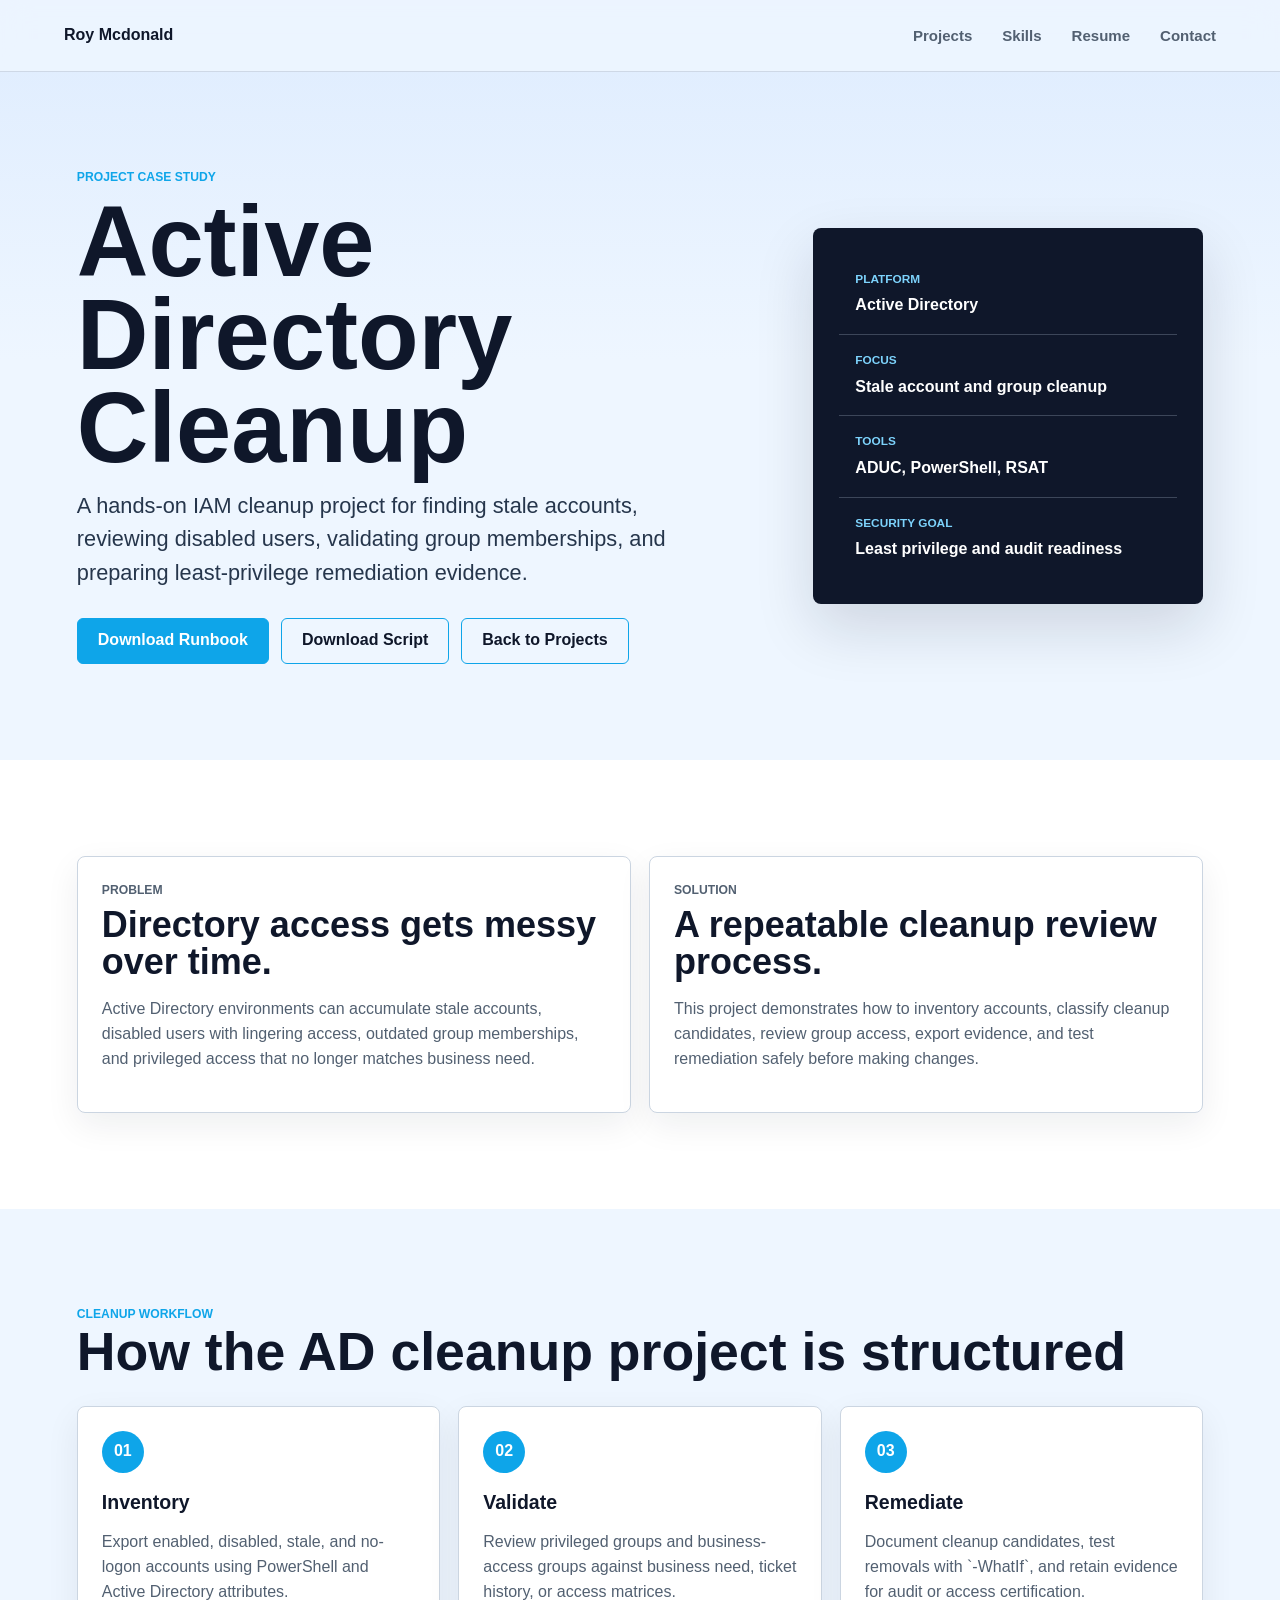
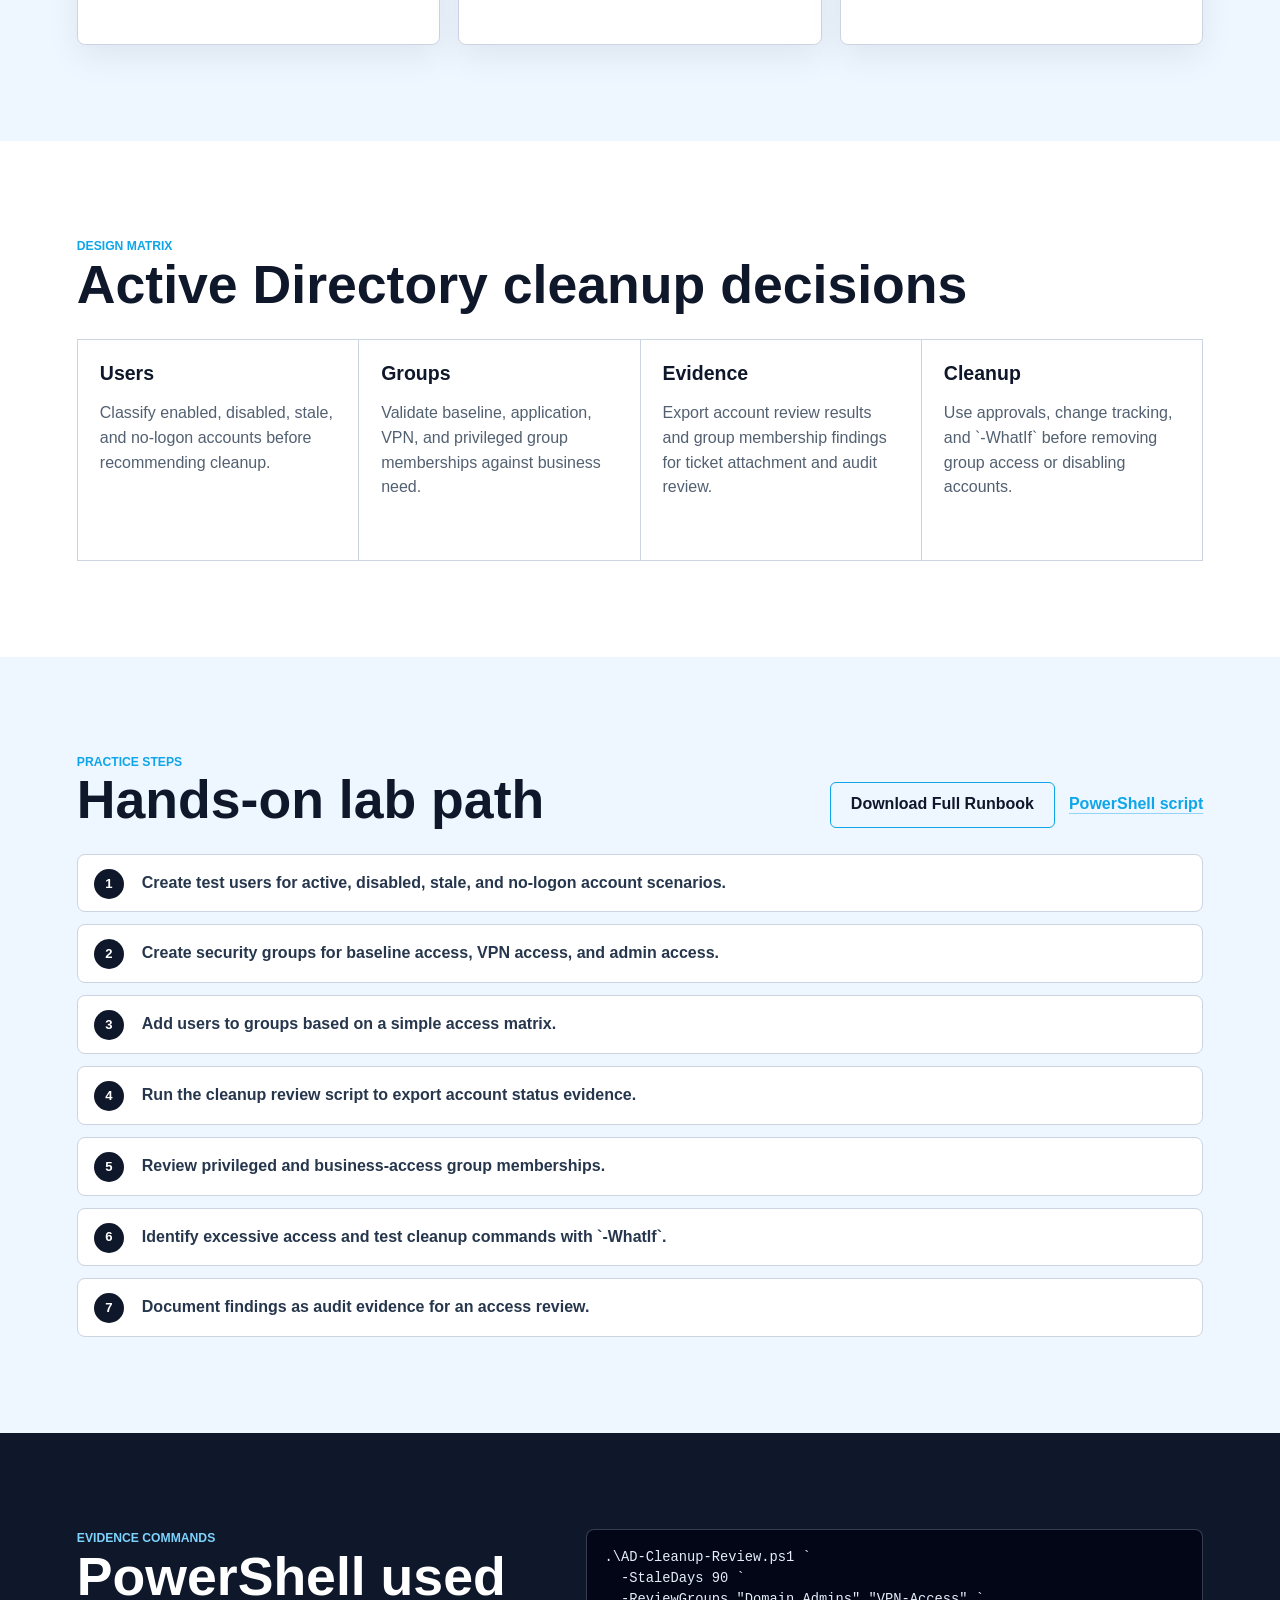
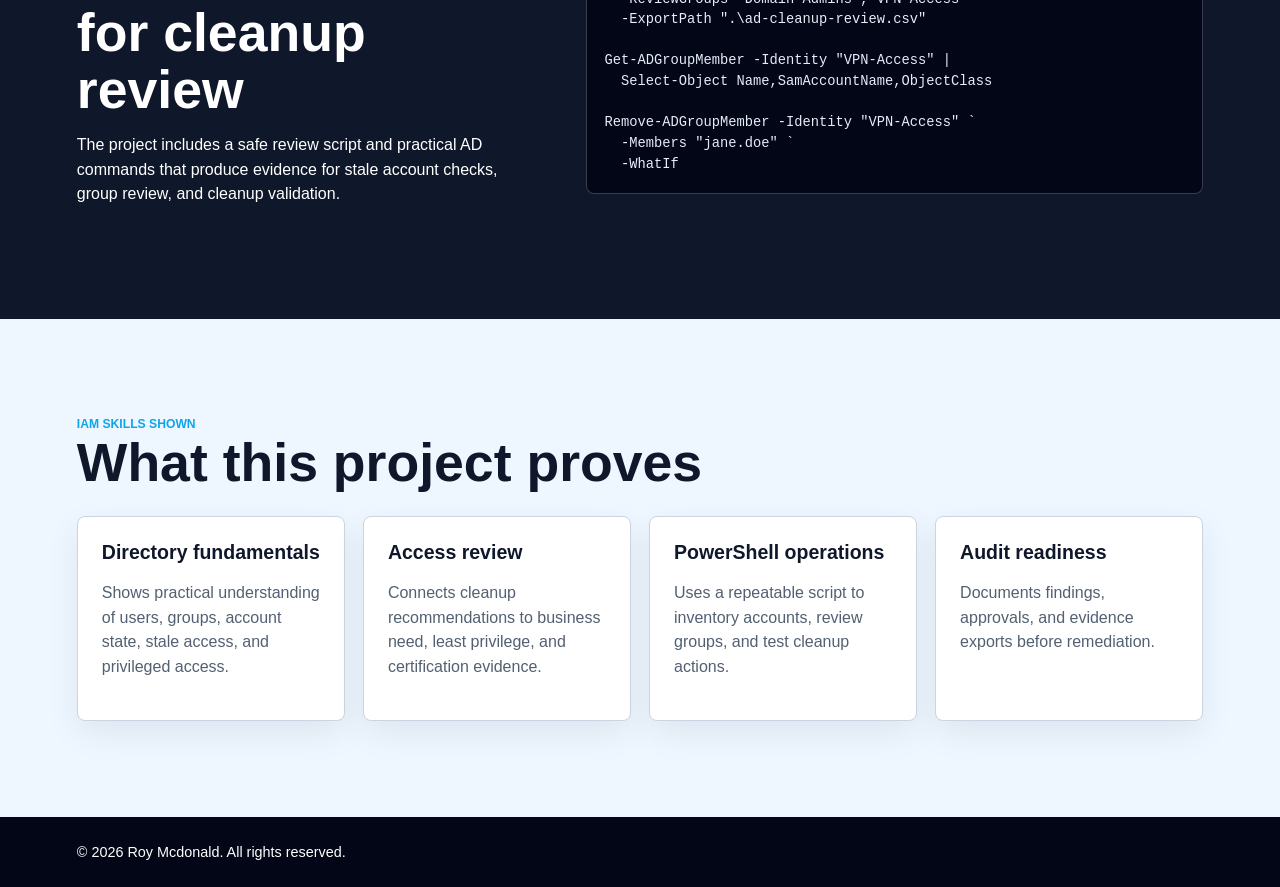
<file: active-directory-access-review-lab.html>
<!doctype html>
<html lang="en">
<head>
  <meta charset="utf-8">
  <meta name="viewport" content="width=device-width, initial-scale=1">
  <meta name="description" content="Active Directory Cleanup case study by Roy Mcdonald, showing stale account review, disabled user cleanup, group membership validation, privileged access review, least privilege, and audit evidence.">
  <title>Active Directory Cleanup | Roy Mcdonald</title>
  <link rel="stylesheet" href="styles.css">
</head>
<body>
  <header class="site-header">
    <a class="brand" href="index.html#top" aria-label="Roy Mcdonald home">Roy Mcdonald</a>
    <nav class="nav" aria-label="Project navigation">
      <a href="projects.html">Projects</a>
      <a href="index.html#skills">Skills</a>
      <a href="index.html#resume">Resume</a>
      <a href="index.html#contact">Contact</a>
    </nav>
  </header>

  <main>
    <section class="project-hero">
      <div>
        <p class="eyebrow">Project case study</p>
        <h1>Active Directory Cleanup</h1>
        <p class="lead">A hands-on IAM cleanup project for finding stale accounts, reviewing disabled users, validating group memberships, and preparing least-privilege remediation evidence.</p>
        <div class="hero-actions">
          <a class="button primary" href="assets/active-directory-access-review-lab.md" download>Download Runbook</a>
          <a class="button secondary" href="assets/AD-Cleanup-Review.ps1" download>Download Script</a>
          <a class="button secondary" href="projects.html">Back to Projects</a>
        </div>
      </div>
      <aside class="project-summary-panel" aria-label="Project summary">
        <dl>
          <div>
            <dt>Platform</dt>
            <dd>Active Directory</dd>
          </div>
          <div>
            <dt>Focus</dt>
            <dd>Stale account and group cleanup</dd>
          </div>
          <div>
            <dt>Tools</dt>
            <dd>ADUC, PowerShell, RSAT</dd>
          </div>
          <div>
            <dt>Security Goal</dt>
            <dd>Least privilege and audit readiness</dd>
          </div>
        </dl>
      </aside>
    </section>

    <section class="section case-section">
      <div class="case-grid">
        <article class="case-panel">
          <p class="section-kicker">Problem</p>
          <h2>Directory access gets messy over time.</h2>
          <p>Active Directory environments can accumulate stale accounts, disabled users with lingering access, outdated group memberships, and privileged access that no longer matches business need.</p>
        </article>
        <article class="case-panel">
          <p class="section-kicker">Solution</p>
          <h2>A repeatable cleanup review process.</h2>
          <p>This project demonstrates how to inventory accounts, classify cleanup candidates, review group access, export evidence, and test remediation safely before making changes.</p>
        </article>
      </div>
    </section>

    <section class="section case-section light-section">
      <div class="section-heading">
        <div>
          <p class="section-kicker">Cleanup workflow</p>
          <h2>How the AD cleanup project is structured</h2>
        </div>
      </div>

      <div class="workflow-grid">
        <article>
          <span>01</span>
          <h3>Inventory</h3>
          <p>Export enabled, disabled, stale, and no-logon accounts using PowerShell and Active Directory attributes.</p>
        </article>
        <article>
          <span>02</span>
          <h3>Validate</h3>
          <p>Review privileged groups and business-access groups against business need, ticket history, or access matrices.</p>
        </article>
        <article>
          <span>03</span>
          <h3>Remediate</h3>
          <p>Document cleanup candidates, test removals with `-WhatIf`, and retain evidence for audit or access certification.</p>
        </article>
      </div>
    </section>

    <section class="section case-section">
      <div class="section-heading">
        <div>
          <p class="section-kicker">Design matrix</p>
          <h2>Active Directory cleanup decisions</h2>
        </div>
      </div>

      <div class="matrix-grid">
        <article>
          <h3>Users</h3>
          <p>Classify enabled, disabled, stale, and no-logon accounts before recommending cleanup.</p>
        </article>
        <article>
          <h3>Groups</h3>
          <p>Validate baseline, application, VPN, and privileged group memberships against business need.</p>
        </article>
        <article>
          <h3>Evidence</h3>
          <p>Export account review results and group membership findings for ticket attachment and audit review.</p>
        </article>
        <article>
          <h3>Cleanup</h3>
          <p>Use approvals, change tracking, and `-WhatIf` before removing group access or disabling accounts.</p>
        </article>
      </div>
    </section>

    <section class="section case-section light-section">
      <div class="section-heading">
        <div>
          <p class="section-kicker">Practice steps</p>
          <h2>Hands-on lab path</h2>
        </div>
        <div class="resume-downloads">
          <a class="button secondary" href="assets/active-directory-access-review-lab.md" download>Download Full Runbook</a>
          <a class="text-link" href="assets/AD-Cleanup-Review.ps1" download>PowerShell script</a>
        </div>
      </div>

      <ol class="steps-list">
        <li>Create test users for active, disabled, stale, and no-logon account scenarios.</li>
        <li>Create security groups for baseline access, VPN access, and admin access.</li>
        <li>Add users to groups based on a simple access matrix.</li>
        <li>Run the cleanup review script to export account status evidence.</li>
        <li>Review privileged and business-access group memberships.</li>
        <li>Identify excessive access and test cleanup commands with `-WhatIf`.</li>
        <li>Document findings as audit evidence for an access review.</li>
      </ol>
    </section>

    <section class="section case-section evidence-section">
      <div>
        <p class="section-kicker">Evidence commands</p>
        <h2>PowerShell used for cleanup review</h2>
        <p>The project includes a safe review script and practical AD commands that produce evidence for stale account checks, group review, and cleanup validation.</p>
      </div>
      <pre><code>.\AD-Cleanup-Review.ps1 `
  -StaleDays 90 `
  -ReviewGroups "Domain Admins","VPN-Access" `
  -ExportPath ".\ad-cleanup-review.csv"

Get-ADGroupMember -Identity "VPN-Access" |
  Select-Object Name,SamAccountName,ObjectClass

Remove-ADGroupMember -Identity "VPN-Access" `
  -Members "jane.doe" `
  -WhatIf</code></pre>
    </section>

    <section class="section case-section light-section">
      <div class="section-heading">
        <div>
          <p class="section-kicker">IAM skills shown</p>
          <h2>What this project proves</h2>
        </div>
      </div>
      <div class="control-grid">
        <article>
          <h3>Directory fundamentals</h3>
          <p>Shows practical understanding of users, groups, account state, stale access, and privileged access.</p>
        </article>
        <article>
          <h3>Access review</h3>
          <p>Connects cleanup recommendations to business need, least privilege, and certification evidence.</p>
        </article>
        <article>
          <h3>PowerShell operations</h3>
          <p>Uses a repeatable script to inventory accounts, review groups, and test cleanup actions.</p>
        </article>
        <article>
          <h3>Audit readiness</h3>
          <p>Documents findings, approvals, and evidence exports before remediation.</p>
        </article>
      </div>
    </section>
  </main>

  <footer class="footer">
    <p>&copy; 2026 Roy Mcdonald. All rights reserved.</p>
  </footer>
</body>
</html>
</file>
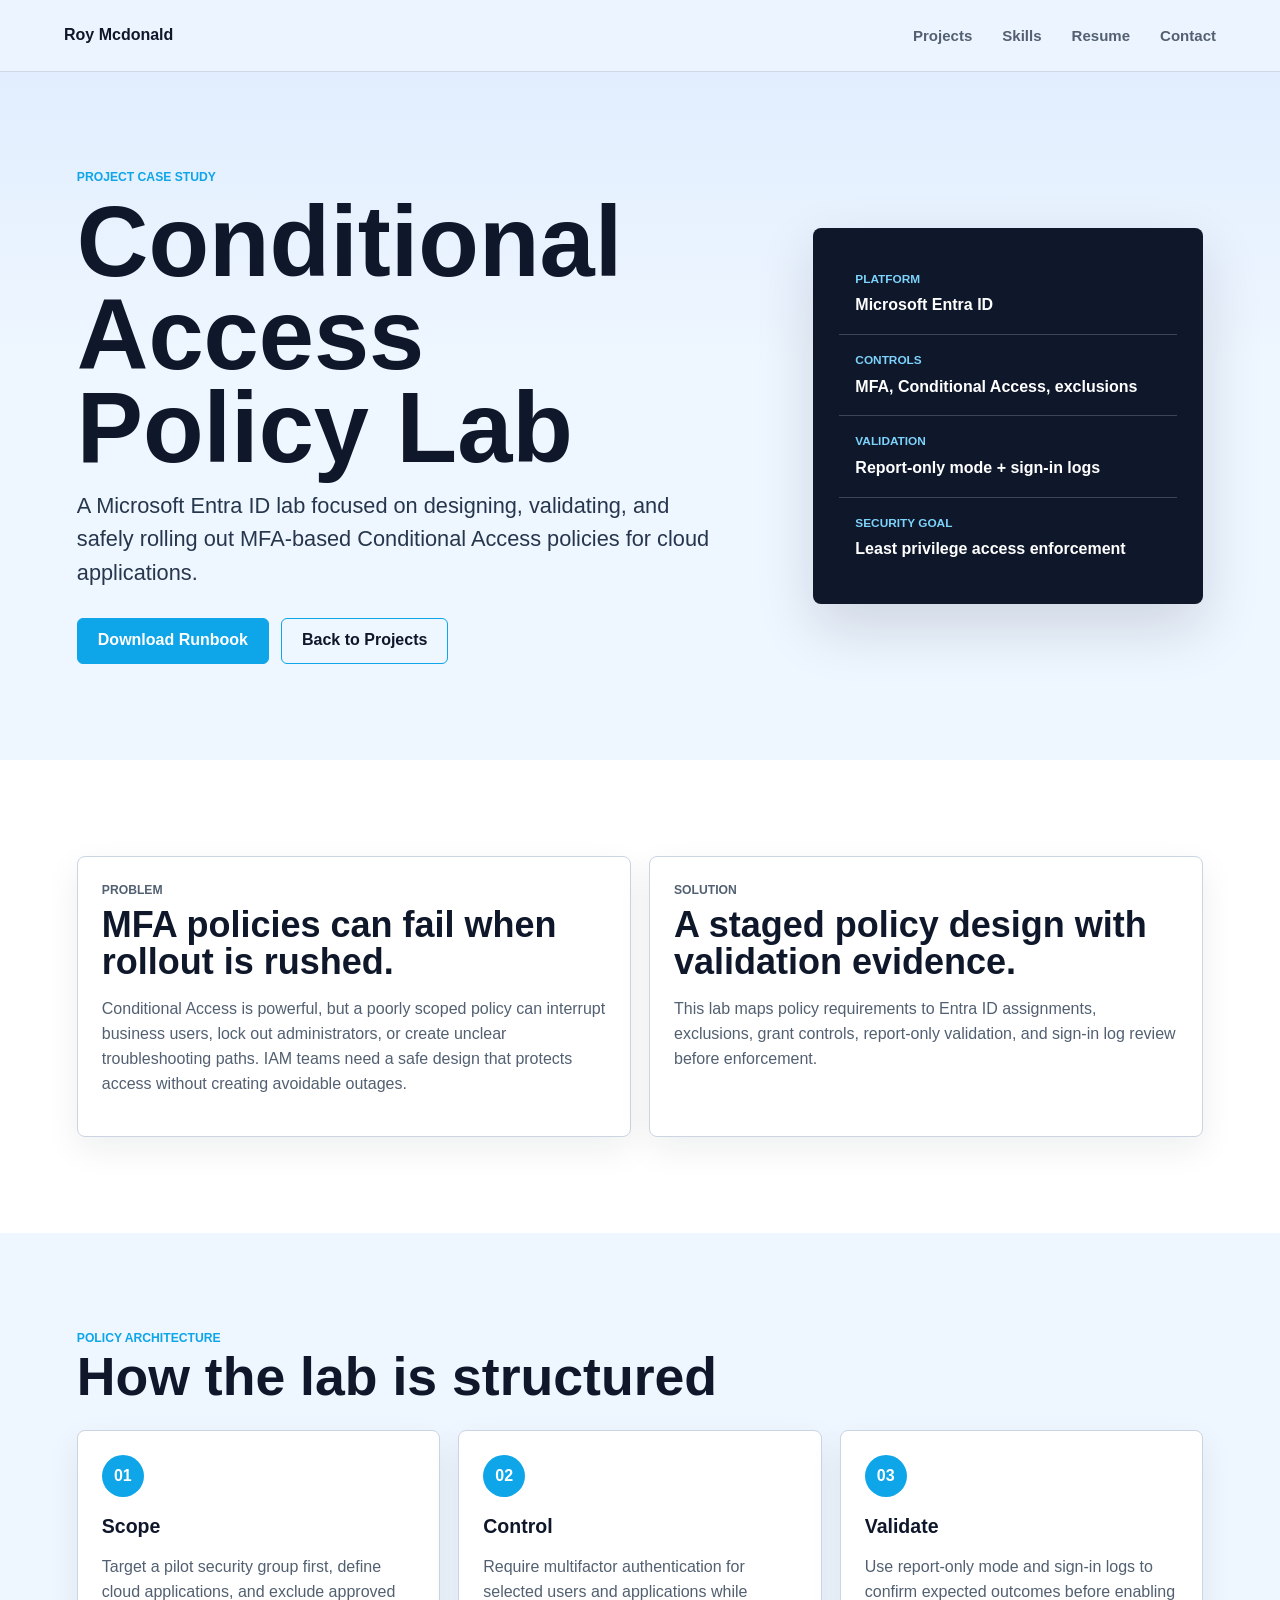
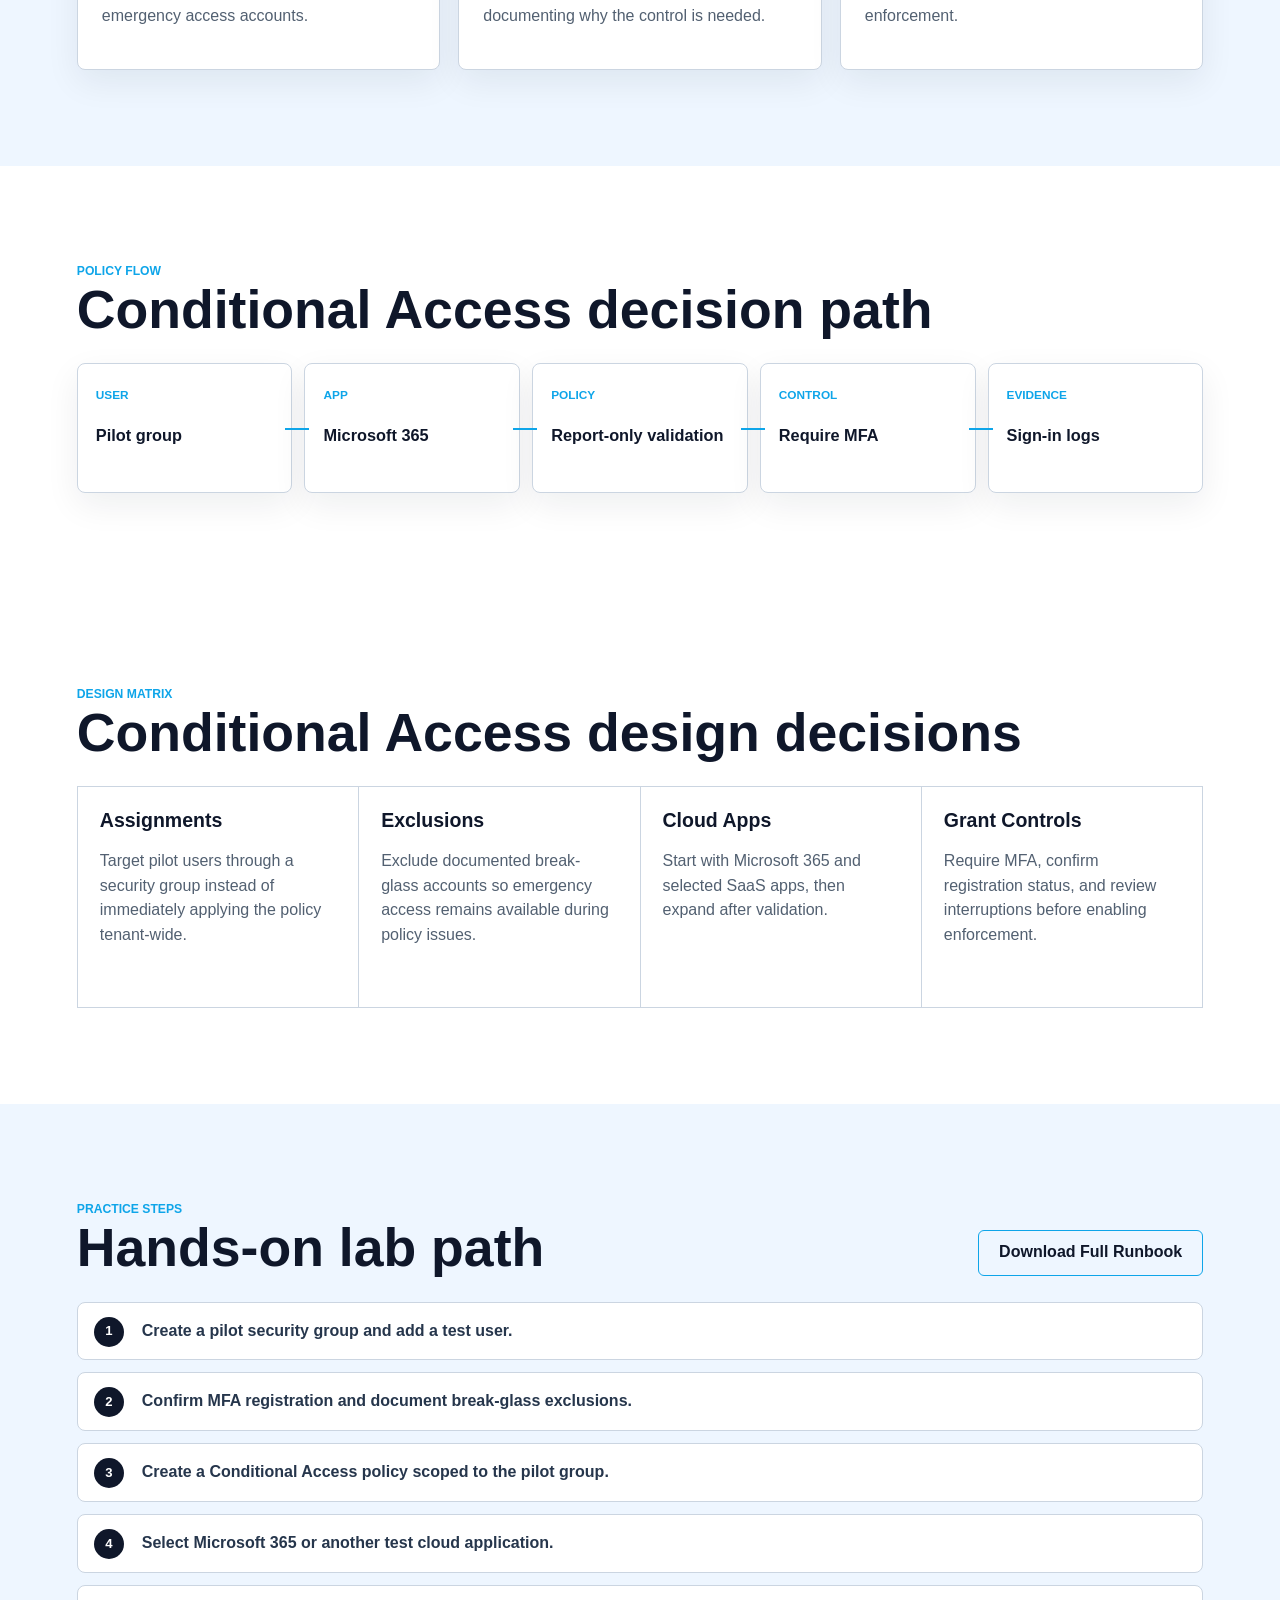
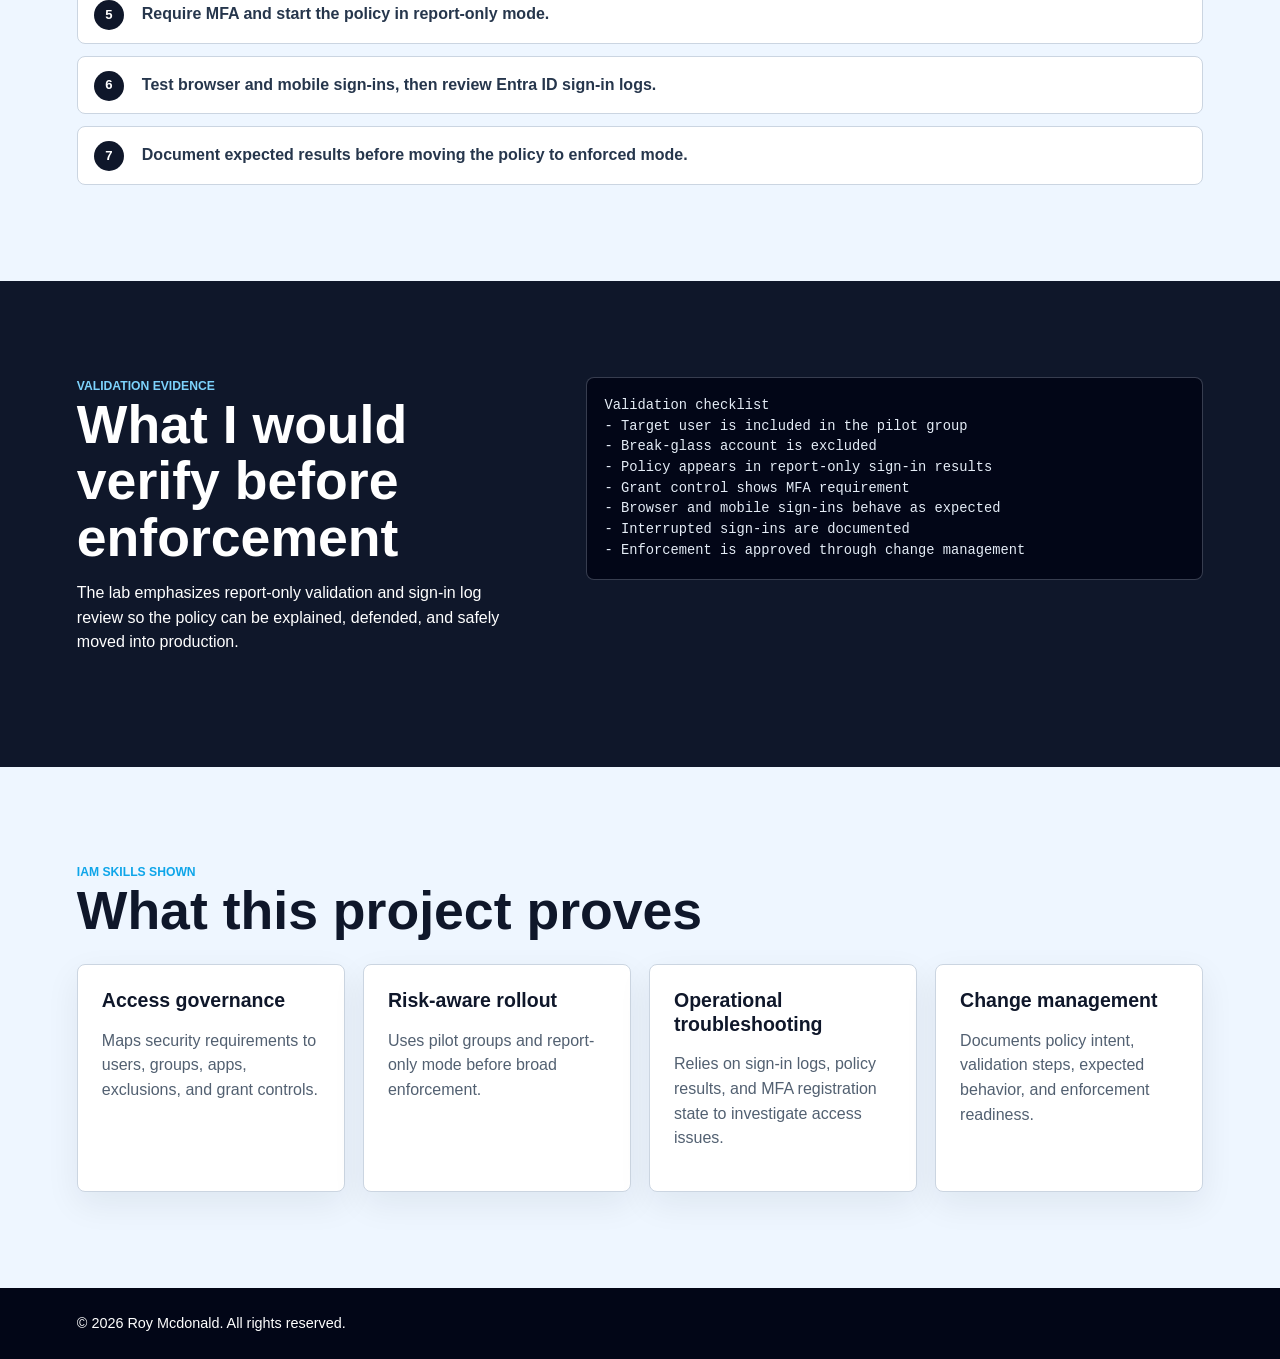
<file: conditional-access-policy-lab.html>
<!doctype html>
<html lang="en">
<head>
  <meta charset="utf-8">
  <meta name="viewport" content="width=device-width, initial-scale=1">
  <meta name="description" content="Conditional Access Policy Lab case study by Roy Mcdonald, showing Microsoft Entra ID policy design, MFA enforcement, report-only validation, exclusions, and sign-in log review.">
  <title>Conditional Access Policy Lab | Roy Mcdonald</title>
  <link rel="stylesheet" href="styles.css">
</head>
<body>
  <header class="site-header">
    <a class="brand" href="index.html#top" aria-label="Roy Mcdonald home">Roy Mcdonald</a>
    <nav class="nav" aria-label="Project navigation">
      <a href="projects.html">Projects</a>
      <a href="index.html#skills">Skills</a>
      <a href="index.html#resume">Resume</a>
      <a href="index.html#contact">Contact</a>
    </nav>
  </header>

  <main>
    <section class="project-hero">
      <div>
        <p class="eyebrow">Project case study</p>
        <h1>Conditional Access Policy Lab</h1>
        <p class="lead">A Microsoft Entra ID lab focused on designing, validating, and safely rolling out MFA-based Conditional Access policies for cloud applications.</p>
        <div class="hero-actions">
          <a class="button primary" href="assets/conditional-access-policy-lab.md" download>Download Runbook</a>
          <a class="button secondary" href="projects.html">Back to Projects</a>
        </div>
      </div>
      <aside class="project-summary-panel" aria-label="Project summary">
        <dl>
          <div>
            <dt>Platform</dt>
            <dd>Microsoft Entra ID</dd>
          </div>
          <div>
            <dt>Controls</dt>
            <dd>MFA, Conditional Access, exclusions</dd>
          </div>
          <div>
            <dt>Validation</dt>
            <dd>Report-only mode + sign-in logs</dd>
          </div>
          <div>
            <dt>Security Goal</dt>
            <dd>Least privilege access enforcement</dd>
          </div>
        </dl>
      </aside>
    </section>

    <section class="section case-section">
      <div class="case-grid">
        <article class="case-panel">
          <p class="section-kicker">Problem</p>
          <h2>MFA policies can fail when rollout is rushed.</h2>
          <p>Conditional Access is powerful, but a poorly scoped policy can interrupt business users, lock out administrators, or create unclear troubleshooting paths. IAM teams need a safe design that protects access without creating avoidable outages.</p>
        </article>
        <article class="case-panel">
          <p class="section-kicker">Solution</p>
          <h2>A staged policy design with validation evidence.</h2>
          <p>This lab maps policy requirements to Entra ID assignments, exclusions, grant controls, report-only validation, and sign-in log review before enforcement.</p>
        </article>
      </div>
    </section>

    <section class="section case-section light-section">
      <div class="section-heading">
        <div>
          <p class="section-kicker">Policy architecture</p>
          <h2>How the lab is structured</h2>
        </div>
      </div>

      <div class="workflow-grid">
        <article>
          <span>01</span>
          <h3>Scope</h3>
          <p>Target a pilot security group first, define cloud applications, and exclude approved emergency access accounts.</p>
        </article>
        <article>
          <span>02</span>
          <h3>Control</h3>
          <p>Require multifactor authentication for selected users and applications while documenting why the control is needed.</p>
        </article>
        <article>
          <span>03</span>
          <h3>Validate</h3>
          <p>Use report-only mode and sign-in logs to confirm expected outcomes before enabling enforcement.</p>
        </article>
      </div>
    </section>

    <section class="section case-section">
      <div class="section-heading">
        <div>
          <p class="section-kicker">Policy flow</p>
          <h2>Conditional Access decision path</h2>
        </div>
      </div>
      <div class="diagram-flow" aria-label="Conditional Access policy flow diagram">
        <div>
          <span>User</span>
          <strong>Pilot group</strong>
        </div>
        <div>
          <span>App</span>
          <strong>Microsoft 365</strong>
        </div>
        <div>
          <span>Policy</span>
          <strong>Report-only validation</strong>
        </div>
        <div>
          <span>Control</span>
          <strong>Require MFA</strong>
        </div>
        <div>
          <span>Evidence</span>
          <strong>Sign-in logs</strong>
        </div>
      </div>
    </section>

    <section class="section case-section">
      <div class="section-heading">
        <div>
          <p class="section-kicker">Design matrix</p>
          <h2>Conditional Access design decisions</h2>
        </div>
      </div>

      <div class="matrix-grid">
        <article>
          <h3>Assignments</h3>
          <p>Target pilot users through a security group instead of immediately applying the policy tenant-wide.</p>
        </article>
        <article>
          <h3>Exclusions</h3>
          <p>Exclude documented break-glass accounts so emergency access remains available during policy issues.</p>
        </article>
        <article>
          <h3>Cloud Apps</h3>
          <p>Start with Microsoft 365 and selected SaaS apps, then expand after validation.</p>
        </article>
        <article>
          <h3>Grant Controls</h3>
          <p>Require MFA, confirm registration status, and review interruptions before enabling enforcement.</p>
        </article>
      </div>
    </section>

    <section class="section case-section light-section">
      <div class="section-heading">
        <div>
          <p class="section-kicker">Practice steps</p>
          <h2>Hands-on lab path</h2>
        </div>
        <a class="button secondary" href="assets/conditional-access-policy-lab.md" download>Download Full Runbook</a>
      </div>

      <ol class="steps-list">
        <li>Create a pilot security group and add a test user.</li>
        <li>Confirm MFA registration and document break-glass exclusions.</li>
        <li>Create a Conditional Access policy scoped to the pilot group.</li>
        <li>Select Microsoft 365 or another test cloud application.</li>
        <li>Require MFA and start the policy in report-only mode.</li>
        <li>Test browser and mobile sign-ins, then review Entra ID sign-in logs.</li>
        <li>Document expected results before moving the policy to enforced mode.</li>
      </ol>
    </section>

    <section class="section case-section evidence-section">
      <div>
        <p class="section-kicker">Validation evidence</p>
        <h2>What I would verify before enforcement</h2>
        <p>The lab emphasizes report-only validation and sign-in log review so the policy can be explained, defended, and safely moved into production.</p>
      </div>
      <pre><code>Validation checklist
- Target user is included in the pilot group
- Break-glass account is excluded
- Policy appears in report-only sign-in results
- Grant control shows MFA requirement
- Browser and mobile sign-ins behave as expected
- Interrupted sign-ins are documented
- Enforcement is approved through change management</code></pre>
    </section>

    <section class="section case-section light-section">
      <div class="section-heading">
        <div>
          <p class="section-kicker">IAM skills shown</p>
          <h2>What this project proves</h2>
        </div>
      </div>
      <div class="control-grid">
        <article>
          <h3>Access governance</h3>
          <p>Maps security requirements to users, groups, apps, exclusions, and grant controls.</p>
        </article>
        <article>
          <h3>Risk-aware rollout</h3>
          <p>Uses pilot groups and report-only mode before broad enforcement.</p>
        </article>
        <article>
          <h3>Operational troubleshooting</h3>
          <p>Relies on sign-in logs, policy results, and MFA registration state to investigate access issues.</p>
        </article>
        <article>
          <h3>Change management</h3>
          <p>Documents policy intent, validation steps, expected behavior, and enforcement readiness.</p>
        </article>
      </div>
    </section>
  </main>

  <footer class="footer">
    <p>&copy; 2026 Roy Mcdonald. All rights reserved.</p>
  </footer>
</body>
</html>
</file>
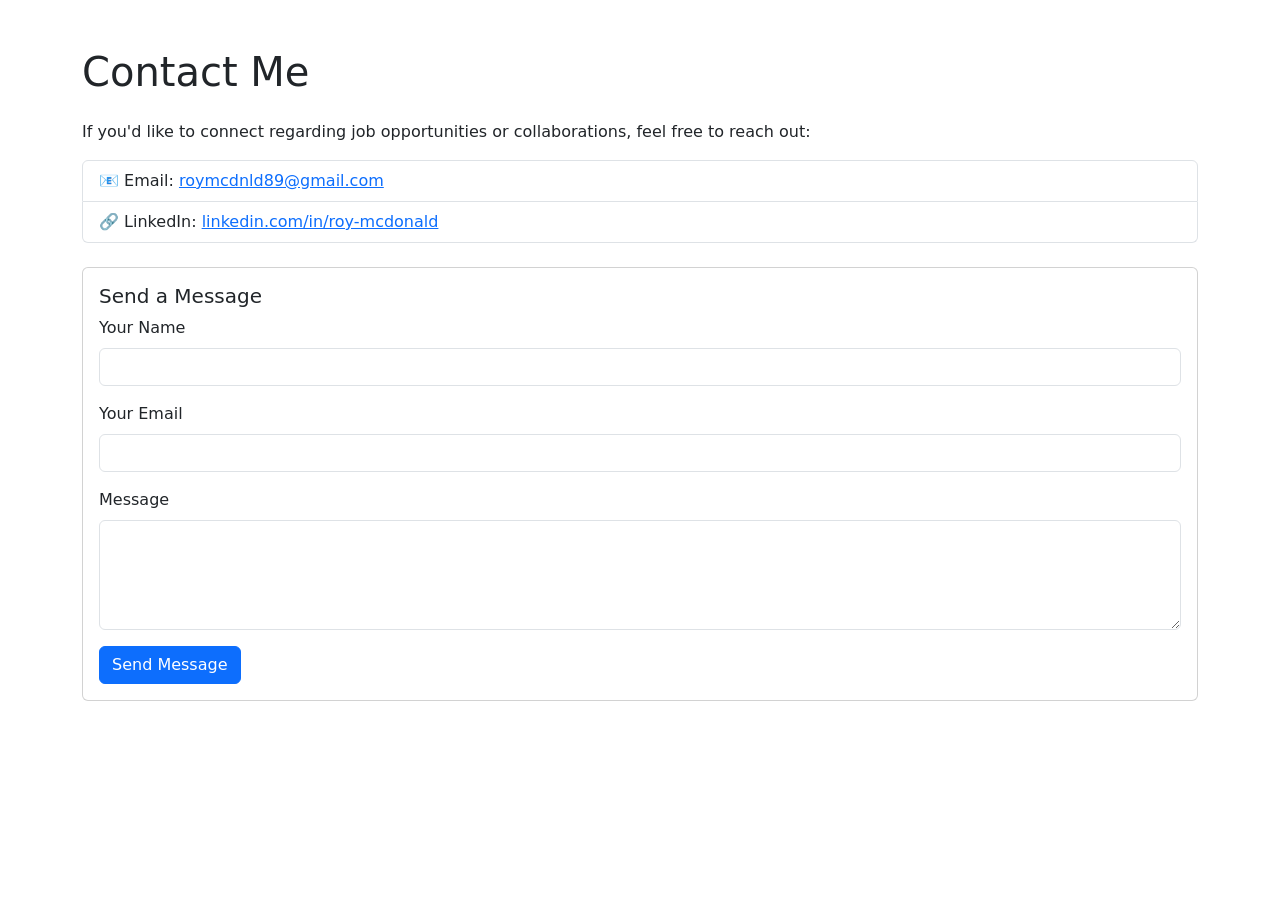
<file: contact.html>
<!DOCTYPE html>
<html lang="en">
<head>
  <meta charset="UTF-8">
  <title>Contact – Roy Mcdonald</title>
  <link href="https://cdn.jsdelivr.net/npm/bootstrap@5.3.0/dist/css/bootstrap.min.css" rel="stylesheet">
</head>
<body>
  <div class="container py-5">
    <h1 class="mb-4">Contact Me</h1>

    <p>If you'd like to connect regarding job opportunities or collaborations, feel free to reach out:</p>

    <ul class="list-group mb-4">
      <li class="list-group-item">
        📧 Email: <a href="mailto:roymcdnld89@gmail.com">roymcdnld89@gmail.com</a>
      </li>
      <li class="list-group-item">
        🔗 LinkedIn: <a href="https://www.linkedin.com/in/roy-mcdonald" target="_blank">linkedin.com/in/roy-mcdonald</a>
      </li>
    </ul>

    <!-- Live Formspree Contact Form -->
    <div class="card">
      <div class="card-body">
        <h5 class="card-title">Send a Message</h5>
        <form action="https://formspree.io/f/xvgrnong" method="POST">
          <div class="mb-3">
            <label for="name" class="form-label">Your Name</label>
            <input type="text" class="form-control" name="name" required>
          </div>
          <div class="mb-3">
            <label for="email" class="form-label">Your Email</label>
            <input type="email" class="form-control" name="email" required>
          </div>
          <div class="mb-3">
            <label for="message" class="form-label">Message</label>
            <textarea class="form-control" name="message" rows="4" required></textarea>
          </div>
          <button type="submit" class="btn btn-primary">Send Message</button>
        </form>
      </div>
    </div>

  </div>
</body>
</html>
</file>
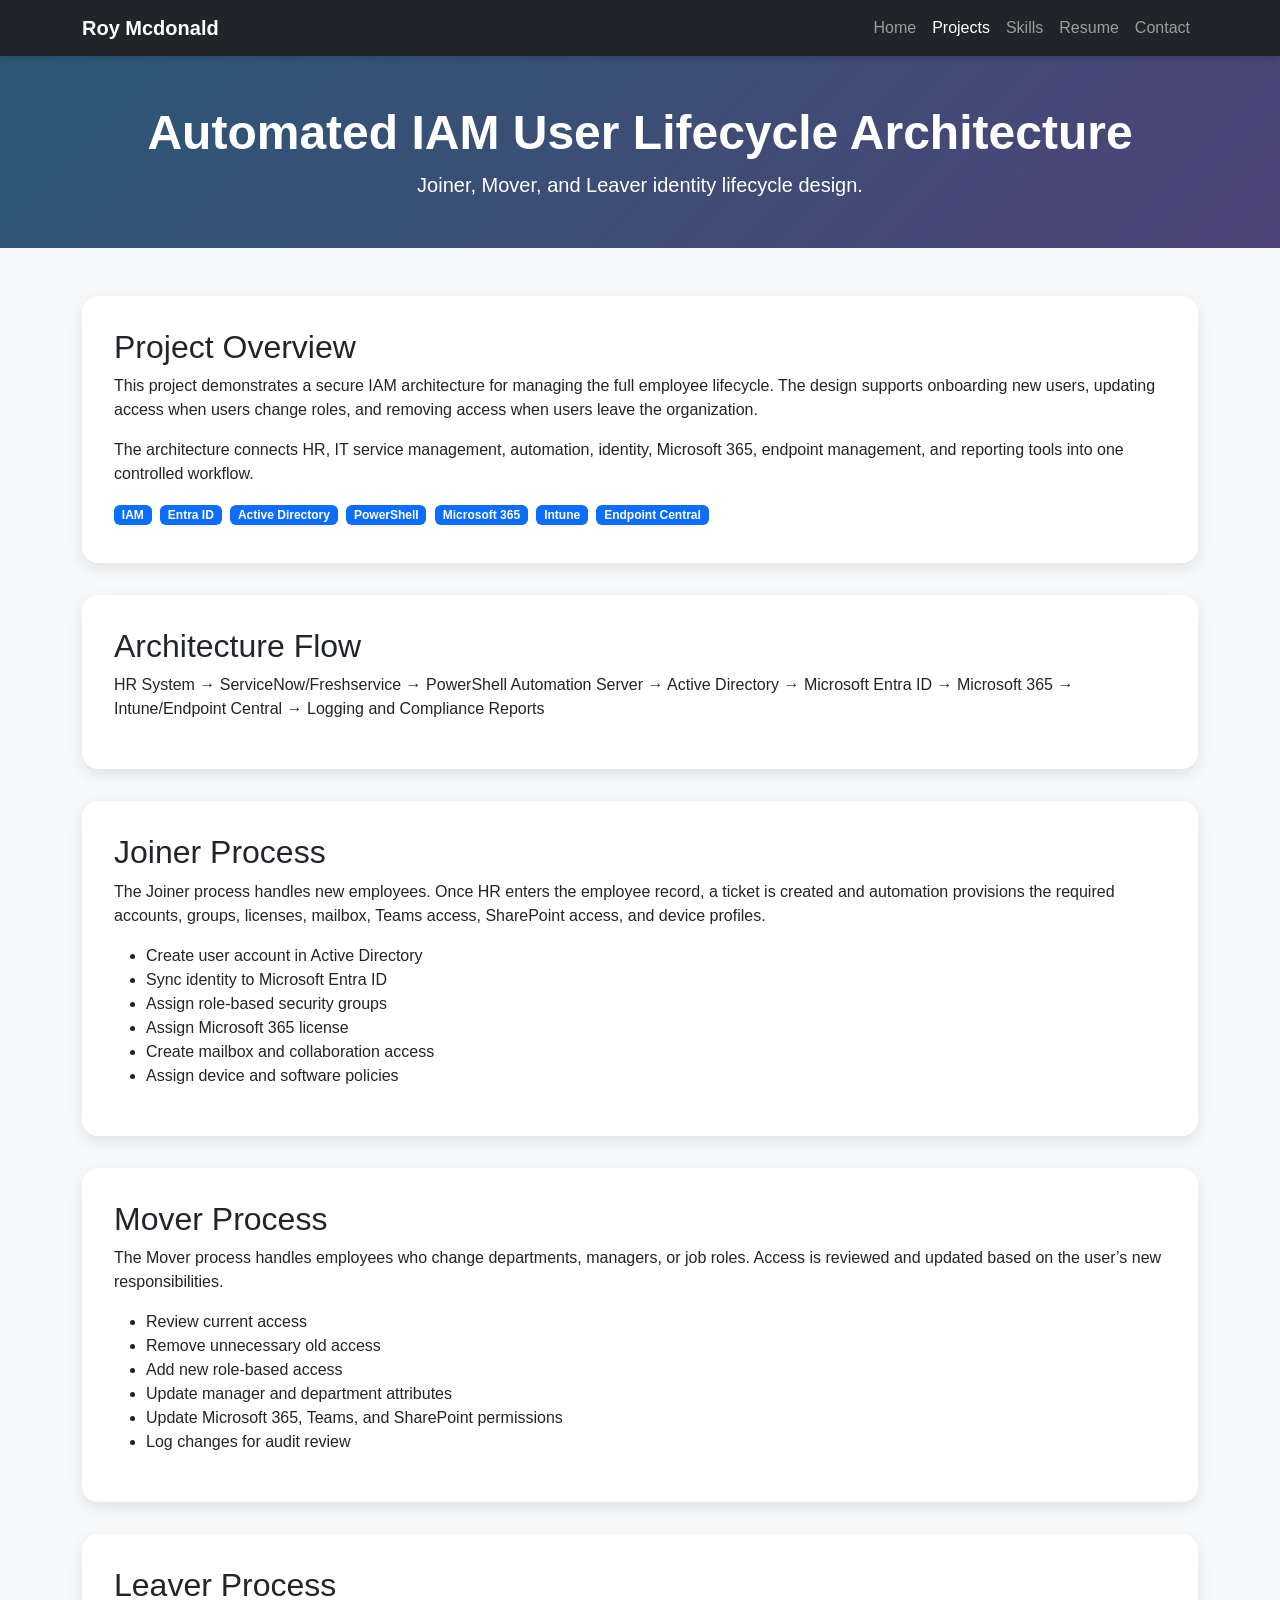
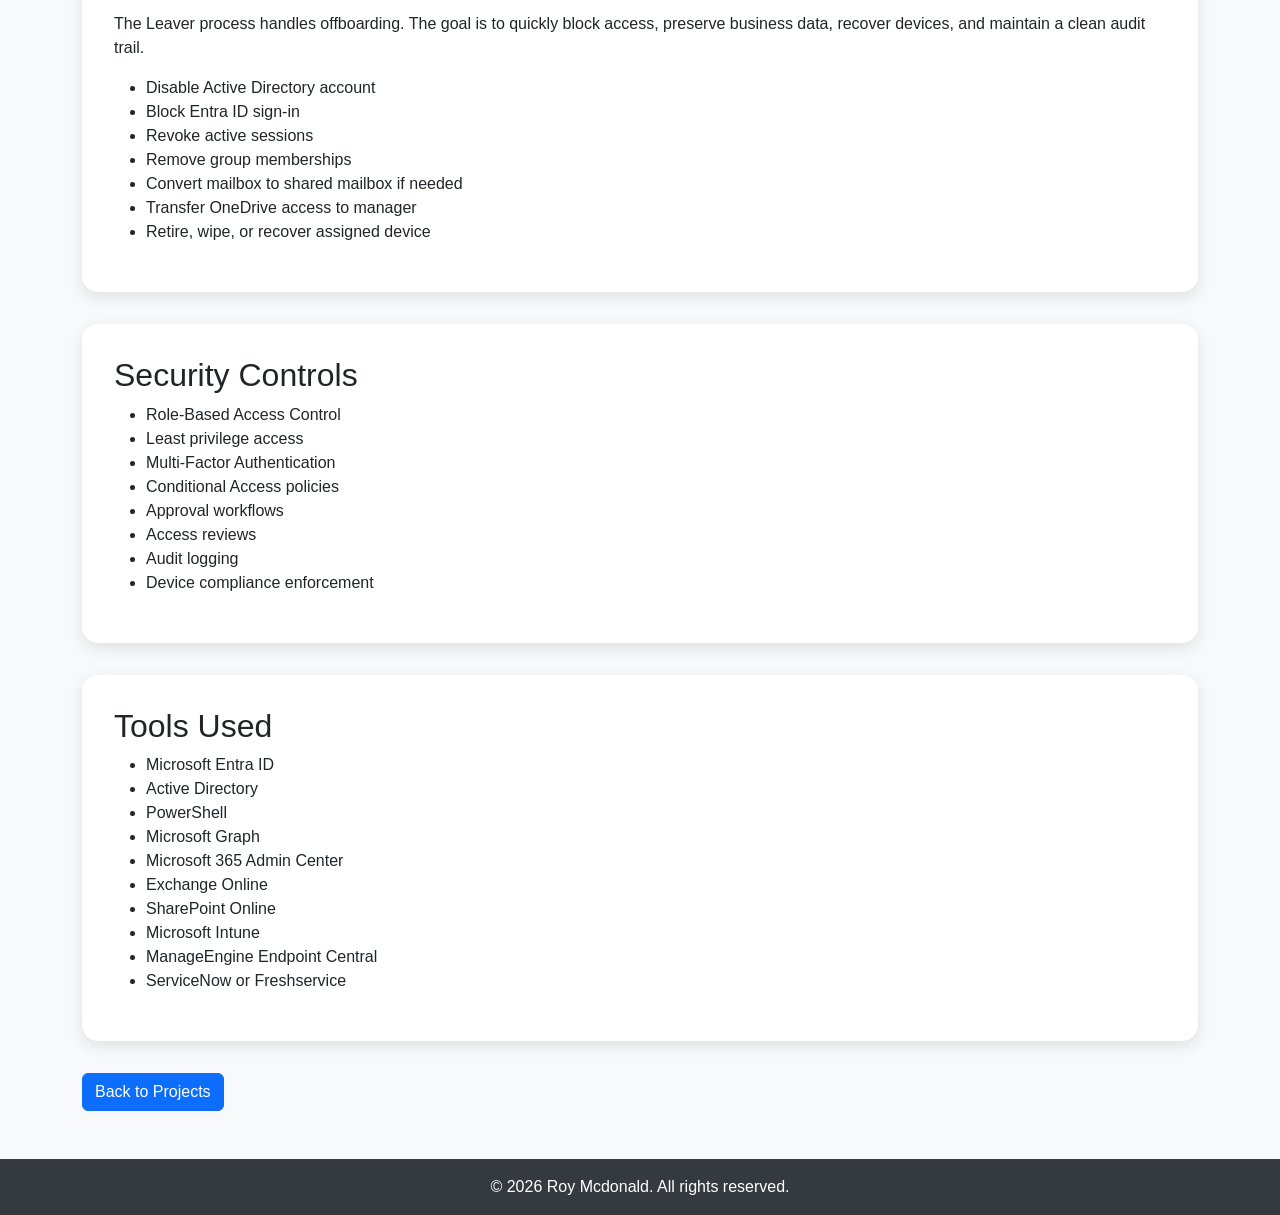
<file: iam-lifecycle-architecture.html>
<!DOCTYPE html>
<html lang="en">
<head>
  <meta charset="UTF-8" />
  <meta name="viewport" content="width=device-width, initial-scale=1.0" />

  <title>IAM Lifecycle Architecture – Roy Mcdonald</title>

  <link
    href="https://cdn.jsdelivr.net/npm/bootstrap@5.3.0/dist/css/bootstrap.min.css"
    rel="stylesheet"
  />

  <style>
    body {
      background-color: #f8f9fa;
      font-family: "Segoe UI", Tahoma, Geneva, Verdana, sans-serif;
    }

    .navbar {
      box-shadow: 0 4px 6px rgba(0, 0, 0, 0.1);
    }

    .project-header {
      background: linear-gradient(135deg, #2b5876, #4e4376);
      color: white;
      padding: 3rem 0;
      text-align: center;
    }

    .content-card {
      background: white;
      border-radius: 1rem;
      padding: 2rem;
      box-shadow: 0 5px 15px rgba(0, 0, 0, 0.1);
      margin-bottom: 2rem;
    }

    .badge {
      margin-right: 0.25rem;
      margin-bottom: 0.35rem;
    }

    footer {
      background-color: #343a40;
    }
  </style>
</head>

<body>
  <nav class="navbar navbar-expand-lg navbar-dark bg-dark">
    <div class="container">
      <a class="navbar-brand fw-bold" href="index.html">Roy Mcdonald</a>

      <button
        class="navbar-toggler"
        type="button"
        data-bs-toggle="collapse"
        data-bs-target="#navbarNav"
      >
        <span class="navbar-toggler-icon"></span>
      </button>

      <div class="collapse navbar-collapse" id="navbarNav">
        <ul class="navbar-nav ms-auto">
          <li class="nav-item"><a class="nav-link" href="index.html">Home</a></li>
          <li class="nav-item"><a class="nav-link active" href="projects.html">Projects</a></li>
          <li class="nav-item"><a class="nav-link" href="skills.html">Skills</a></li>
          <li class="nav-item"><a class="nav-link" href="resume.html">Resume</a></li>
          <li class="nav-item"><a class="nav-link" href="contact.html">Contact</a></li>
        </ul>
      </div>
    </div>
  </nav>

  <header class="project-header">
    <div class="container">
      <h1 class="display-5 fw-bold">Automated IAM User Lifecycle Architecture</h1>
      <p class="lead mb-0">
        Joiner, Mover, and Leaver identity lifecycle design.
      </p>
    </div>
  </header>

  <main class="container my-5">

    <section class="content-card">
      <h2>Project Overview</h2>
      <p>
        This project demonstrates a secure IAM architecture for managing the full
        employee lifecycle. The design supports onboarding new users, updating access
        when users change roles, and removing access when users leave the organization.
      </p>

      <p>
        The architecture connects HR, IT service management, automation, identity,
        Microsoft 365, endpoint management, and reporting tools into one controlled
        workflow.
      </p>

      <div>
        <span class="badge bg-primary">IAM</span>
        <span class="badge bg-primary">Entra ID</span>
        <span class="badge bg-primary">Active Directory</span>
        <span class="badge bg-primary">PowerShell</span>
        <span class="badge bg-primary">Microsoft 365</span>
        <span class="badge bg-primary">Intune</span>
        <span class="badge bg-primary">Endpoint Central</span>
      </div>
    </section>

    <section class="content-card">
      <h2>Architecture Flow</h2>
      <p>
        HR System → ServiceNow/Freshservice → PowerShell Automation Server →
        Active Directory → Microsoft Entra ID → Microsoft 365 →
        Intune/Endpoint Central → Logging and Compliance Reports
      </p>
    </section>

    <section class="content-card">
      <h2>Joiner Process</h2>
      <p>
        The Joiner process handles new employees. Once HR enters the employee record,
        a ticket is created and automation provisions the required accounts, groups,
        licenses, mailbox, Teams access, SharePoint access, and device profiles.
      </p>

      <ul>
        <li>Create user account in Active Directory</li>
        <li>Sync identity to Microsoft Entra ID</li>
        <li>Assign role-based security groups</li>
        <li>Assign Microsoft 365 license</li>
        <li>Create mailbox and collaboration access</li>
        <li>Assign device and software policies</li>
      </ul>
    </section>

    <section class="content-card">
      <h2>Mover Process</h2>
      <p>
        The Mover process handles employees who change departments, managers, or job roles.
        Access is reviewed and updated based on the user’s new responsibilities.
      </p>

      <ul>
        <li>Review current access</li>
        <li>Remove unnecessary old access</li>
        <li>Add new role-based access</li>
        <li>Update manager and department attributes</li>
        <li>Update Microsoft 365, Teams, and SharePoint permissions</li>
        <li>Log changes for audit review</li>
      </ul>
    </section>

    <section class="content-card">
      <h2>Leaver Process</h2>
      <p>
        The Leaver process handles offboarding. The goal is to quickly block access,
        preserve business data, recover devices, and maintain a clean audit trail.
      </p>

      <ul>
        <li>Disable Active Directory account</li>
        <li>Block Entra ID sign-in</li>
        <li>Revoke active sessions</li>
        <li>Remove group memberships</li>
        <li>Convert mailbox to shared mailbox if needed</li>
        <li>Transfer OneDrive access to manager</li>
        <li>Retire, wipe, or recover assigned device</li>
      </ul>
    </section>

    <section class="content-card">
      <h2>Security Controls</h2>
      <ul>
        <li>Role-Based Access Control</li>
        <li>Least privilege access</li>
        <li>Multi-Factor Authentication</li>
        <li>Conditional Access policies</li>
        <li>Approval workflows</li>
        <li>Access reviews</li>
        <li>Audit logging</li>
        <li>Device compliance enforcement</li>
      </ul>
    </section>

    <section class="content-card">
      <h2>Tools Used</h2>
      <ul>
        <li>Microsoft Entra ID</li>
        <li>Active Directory</li>
        <li>PowerShell</li>
        <li>Microsoft Graph</li>
        <li>Microsoft 365 Admin Center</li>
        <li>Exchange Online</li>
        <li>SharePoint Online</li>
        <li>Microsoft Intune</li>
        <li>ManageEngine Endpoint Central</li>
        <li>ServiceNow or Freshservice</li>
      </ul>
    </section>

    <a href="projects.html" class="btn btn-primary">Back to Projects</a>

  </main>

  <footer class="text-white text-center py-3">
    <p class="mb-0">&copy; 2026 Roy Mcdonald. All rights reserved.</p>
  </footer>

  <script src="https://cdn.jsdelivr.net/npm/bootstrap@5.3.0/dist/js/bootstrap.bundle.min.js"></script>
</body>
</html>
</file>
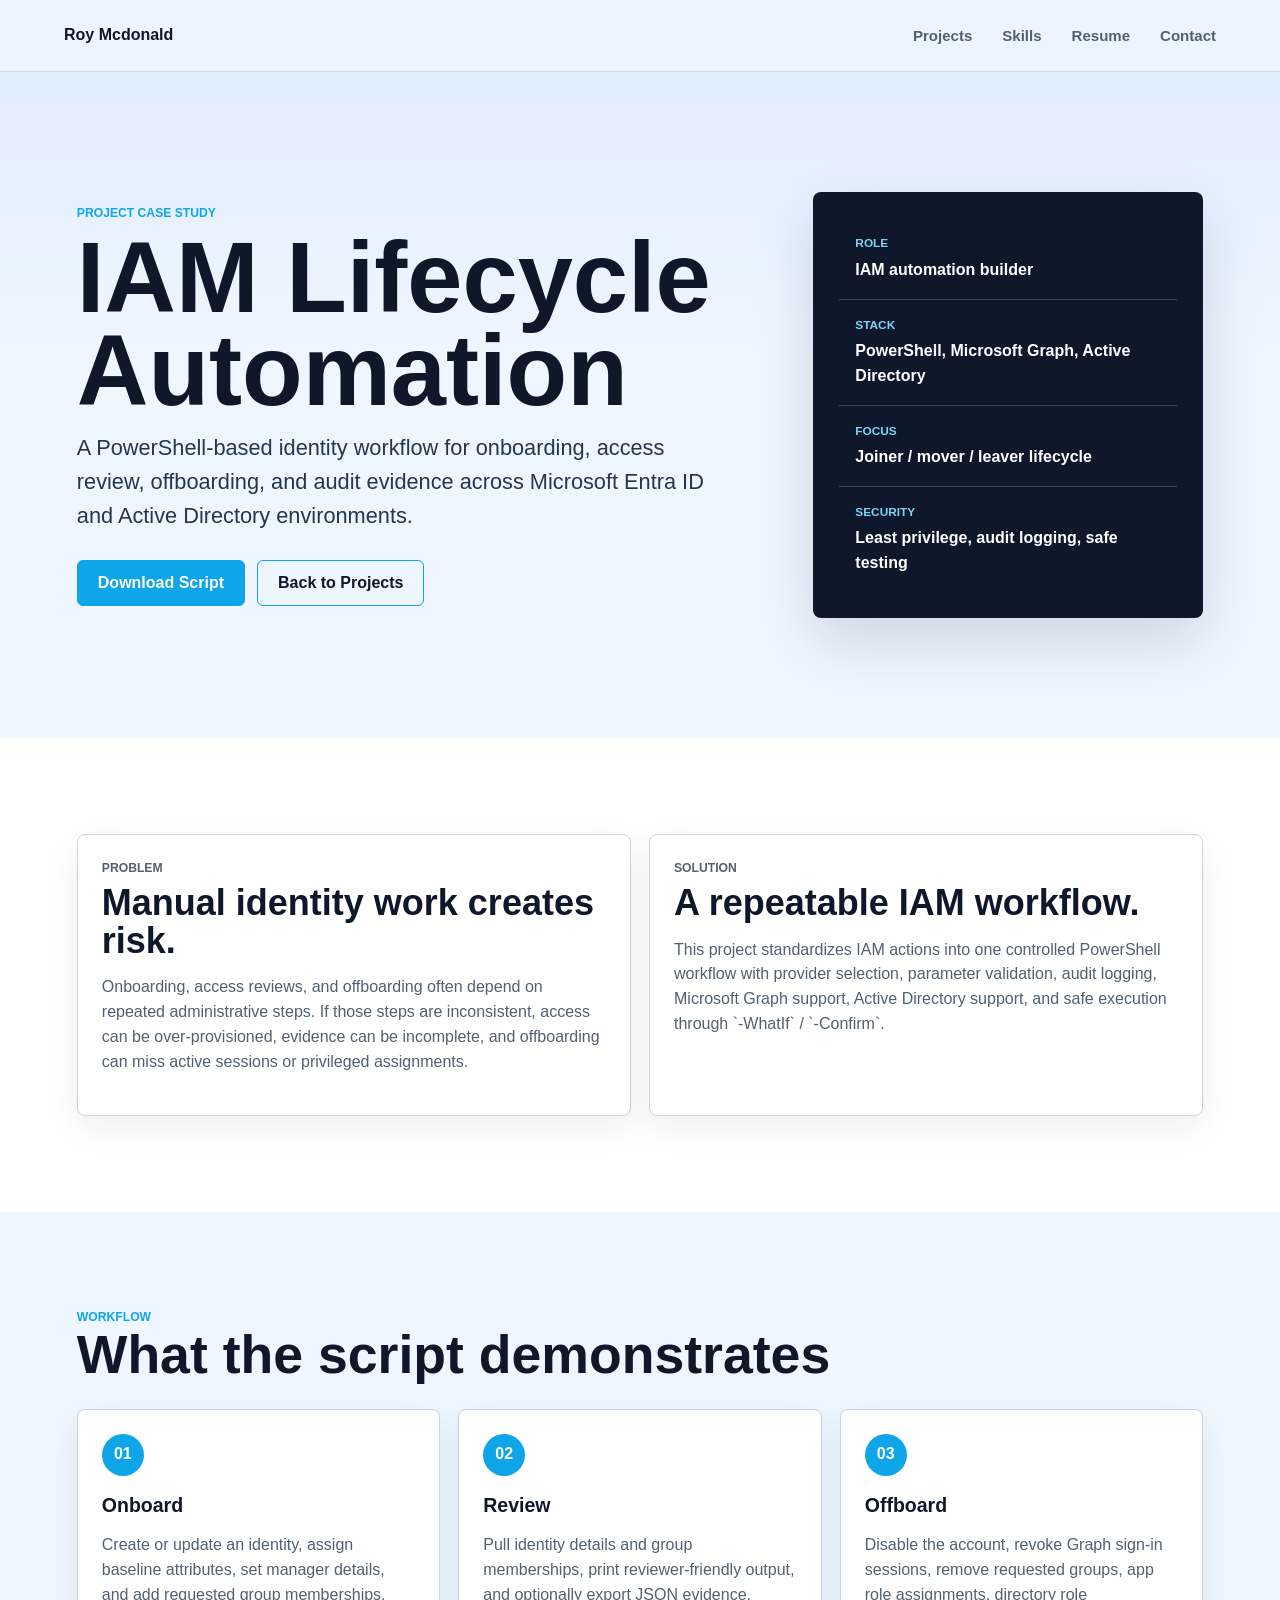
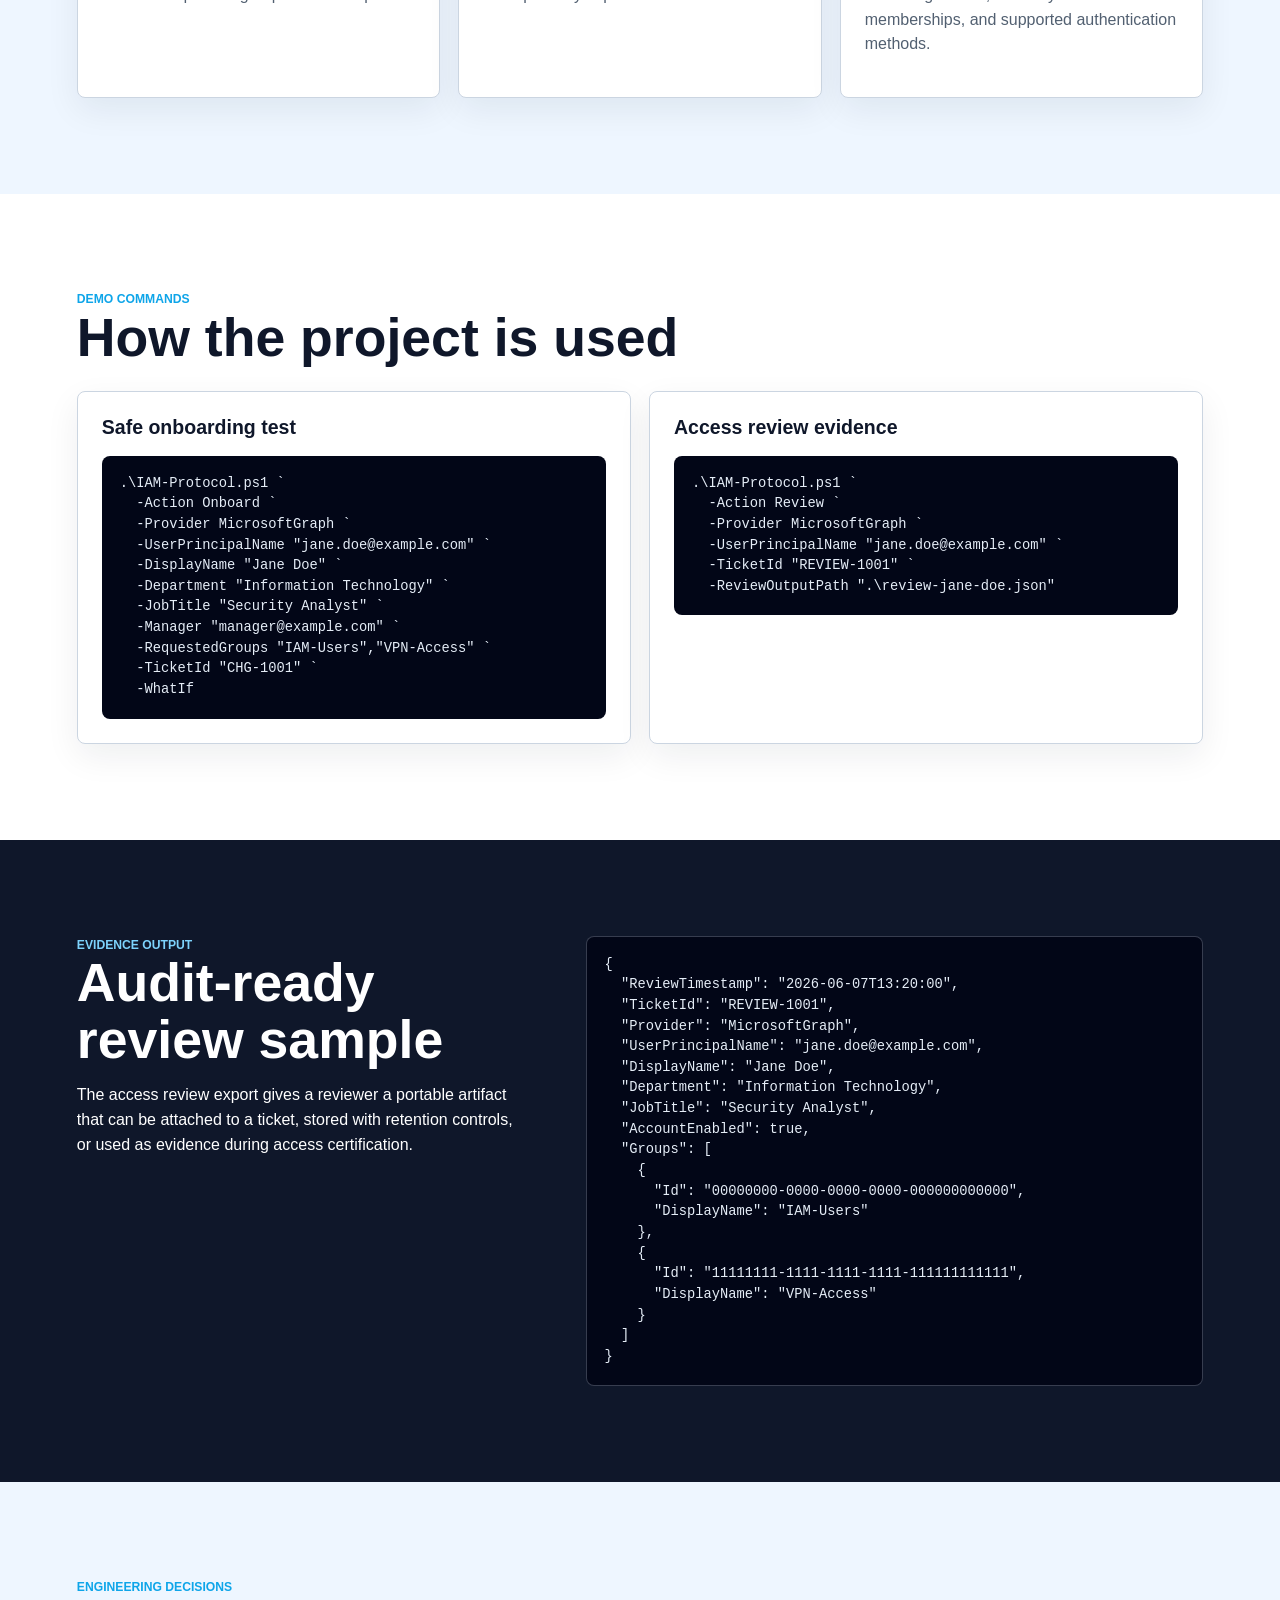
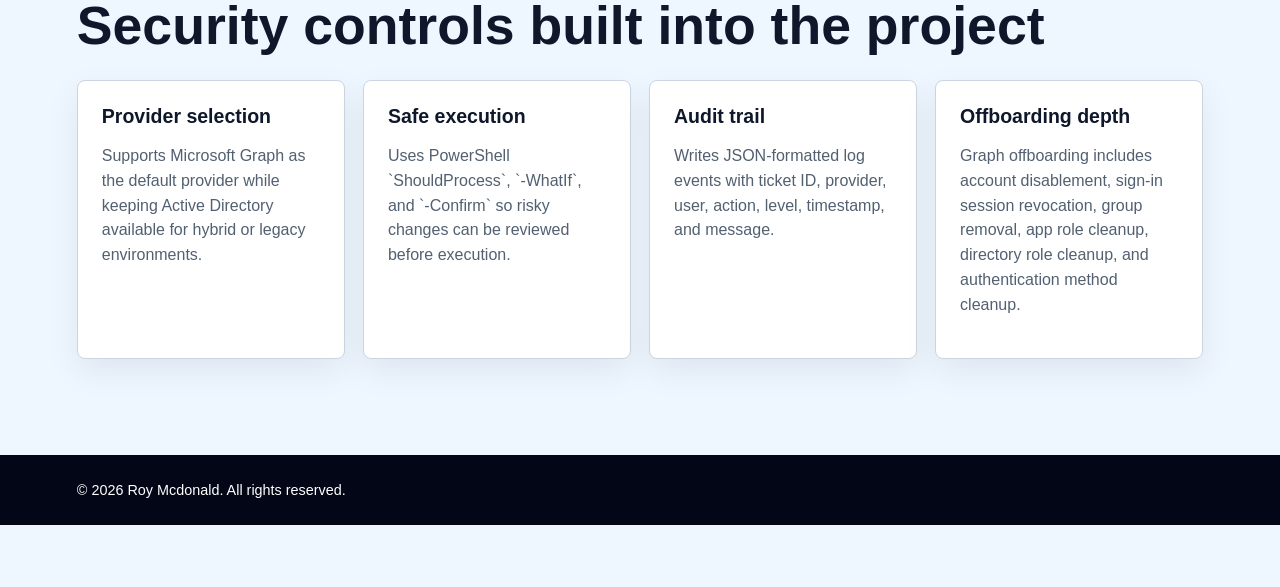
<file: iam-lifecycle-automation.html>
<!doctype html>
<html lang="en">
<head>
  <meta charset="utf-8">
  <meta name="viewport" content="width=device-width, initial-scale=1">
  <meta name="description" content="IAM Lifecycle Automation project case study by Roy Mcdonald, showing PowerShell automation for Microsoft Graph, Active Directory, onboarding, review, offboarding, and audit evidence.">
  <title>IAM Lifecycle Automation | Roy Mcdonald</title>
  <link rel="stylesheet" href="styles.css">
</head>
<body>
  <header class="site-header">
    <a class="brand" href="index.html#top" aria-label="Roy Mcdonald home">Roy Mcdonald</a>
    <nav class="nav" aria-label="Project navigation">
      <a href="projects.html">Projects</a>
      <a href="index.html#skills">Skills</a>
      <a href="index.html#resume">Resume</a>
      <a href="index.html#contact">Contact</a>
    </nav>
  </header>

  <main>
    <section class="project-hero">
      <div>
        <p class="eyebrow">Project case study</p>
        <h1>IAM Lifecycle Automation</h1>
        <p class="lead">A PowerShell-based identity workflow for onboarding, access review, offboarding, and audit evidence across Microsoft Entra ID and Active Directory environments.</p>
        <div class="hero-actions">
          <a class="button primary" href="assets/IAM-Protocol.ps1" download>Download Script</a>
          <a class="button secondary" href="projects.html">Back to Projects</a>
        </div>
      </div>
      <aside class="project-summary-panel" aria-label="Project summary">
        <dl>
          <div>
            <dt>Role</dt>
            <dd>IAM automation builder</dd>
          </div>
          <div>
            <dt>Stack</dt>
            <dd>PowerShell, Microsoft Graph, Active Directory</dd>
          </div>
          <div>
            <dt>Focus</dt>
            <dd>Joiner / mover / leaver lifecycle</dd>
          </div>
          <div>
            <dt>Security</dt>
            <dd>Least privilege, audit logging, safe testing</dd>
          </div>
        </dl>
      </aside>
    </section>

    <section class="section case-section">
      <div class="case-grid">
        <article class="case-panel">
          <p class="section-kicker">Problem</p>
          <h2>Manual identity work creates risk.</h2>
          <p>Onboarding, access reviews, and offboarding often depend on repeated administrative steps. If those steps are inconsistent, access can be over-provisioned, evidence can be incomplete, and offboarding can miss active sessions or privileged assignments.</p>
        </article>
        <article class="case-panel">
          <p class="section-kicker">Solution</p>
          <h2>A repeatable IAM workflow.</h2>
          <p>This project standardizes IAM actions into one controlled PowerShell workflow with provider selection, parameter validation, audit logging, Microsoft Graph support, Active Directory support, and safe execution through `-WhatIf` / `-Confirm`.</p>
        </article>
      </div>
    </section>

    <section class="section case-section light-section">
      <div class="section-heading">
        <div>
          <p class="section-kicker">Workflow</p>
          <h2>What the script demonstrates</h2>
        </div>
      </div>

      <div class="workflow-grid">
        <article>
          <span>01</span>
          <h3>Onboard</h3>
          <p>Create or update an identity, assign baseline attributes, set manager details, and add requested group memberships.</p>
        </article>
        <article>
          <span>02</span>
          <h3>Review</h3>
          <p>Pull identity details and group memberships, print reviewer-friendly output, and optionally export JSON evidence.</p>
        </article>
        <article>
          <span>03</span>
          <h3>Offboard</h3>
          <p>Disable the account, revoke Graph sign-in sessions, remove requested groups, app role assignments, directory role memberships, and supported authentication methods.</p>
        </article>
      </div>
    </section>

    <section class="section case-section">
      <div class="section-heading">
        <div>
          <p class="section-kicker">Demo commands</p>
          <h2>How the project is used</h2>
        </div>
      </div>

      <div class="code-grid">
        <article class="code-panel">
          <h3>Safe onboarding test</h3>
          <pre><code>.\IAM-Protocol.ps1 `
  -Action Onboard `
  -Provider MicrosoftGraph `
  -UserPrincipalName "jane.doe@example.com" `
  -DisplayName "Jane Doe" `
  -Department "Information Technology" `
  -JobTitle "Security Analyst" `
  -Manager "manager@example.com" `
  -RequestedGroups "IAM-Users","VPN-Access" `
  -TicketId "CHG-1001" `
  -WhatIf</code></pre>
        </article>

        <article class="code-panel">
          <h3>Access review evidence</h3>
          <pre><code>.\IAM-Protocol.ps1 `
  -Action Review `
  -Provider MicrosoftGraph `
  -UserPrincipalName "jane.doe@example.com" `
  -TicketId "REVIEW-1001" `
  -ReviewOutputPath ".\review-jane-doe.json"</code></pre>
        </article>
      </div>
    </section>

    <section class="section case-section evidence-section">
      <div>
        <p class="section-kicker">Evidence output</p>
        <h2>Audit-ready review sample</h2>
        <p>The access review export gives a reviewer a portable artifact that can be attached to a ticket, stored with retention controls, or used as evidence during access certification.</p>
      </div>
      <pre><code>{
  "ReviewTimestamp": "2026-06-07T13:20:00",
  "TicketId": "REVIEW-1001",
  "Provider": "MicrosoftGraph",
  "UserPrincipalName": "jane.doe@example.com",
  "DisplayName": "Jane Doe",
  "Department": "Information Technology",
  "JobTitle": "Security Analyst",
  "AccountEnabled": true,
  "Groups": [
    {
      "Id": "00000000-0000-0000-0000-000000000000",
      "DisplayName": "IAM-Users"
    },
    {
      "Id": "11111111-1111-1111-1111-111111111111",
      "DisplayName": "VPN-Access"
    }
  ]
}</code></pre>
    </section>

    <section class="section case-section light-section">
      <div class="section-heading">
        <div>
          <p class="section-kicker">Engineering decisions</p>
          <h2>Security controls built into the project</h2>
        </div>
      </div>
      <div class="control-grid">
        <article>
          <h3>Provider selection</h3>
          <p>Supports Microsoft Graph as the default provider while keeping Active Directory available for hybrid or legacy environments.</p>
        </article>
        <article>
          <h3>Safe execution</h3>
          <p>Uses PowerShell `ShouldProcess`, `-WhatIf`, and `-Confirm` so risky changes can be reviewed before execution.</p>
        </article>
        <article>
          <h3>Audit trail</h3>
          <p>Writes JSON-formatted log events with ticket ID, provider, user, action, level, timestamp, and message.</p>
        </article>
        <article>
          <h3>Offboarding depth</h3>
          <p>Graph offboarding includes account disablement, sign-in session revocation, group removal, app role cleanup, directory role cleanup, and authentication method cleanup.</p>
        </article>
      </div>
    </section>
  </main>

  <footer class="footer">
    <p>&copy; 2026 Roy Mcdonald. All rights reserved.</p>
  </footer>
</body>
</html>
</file>
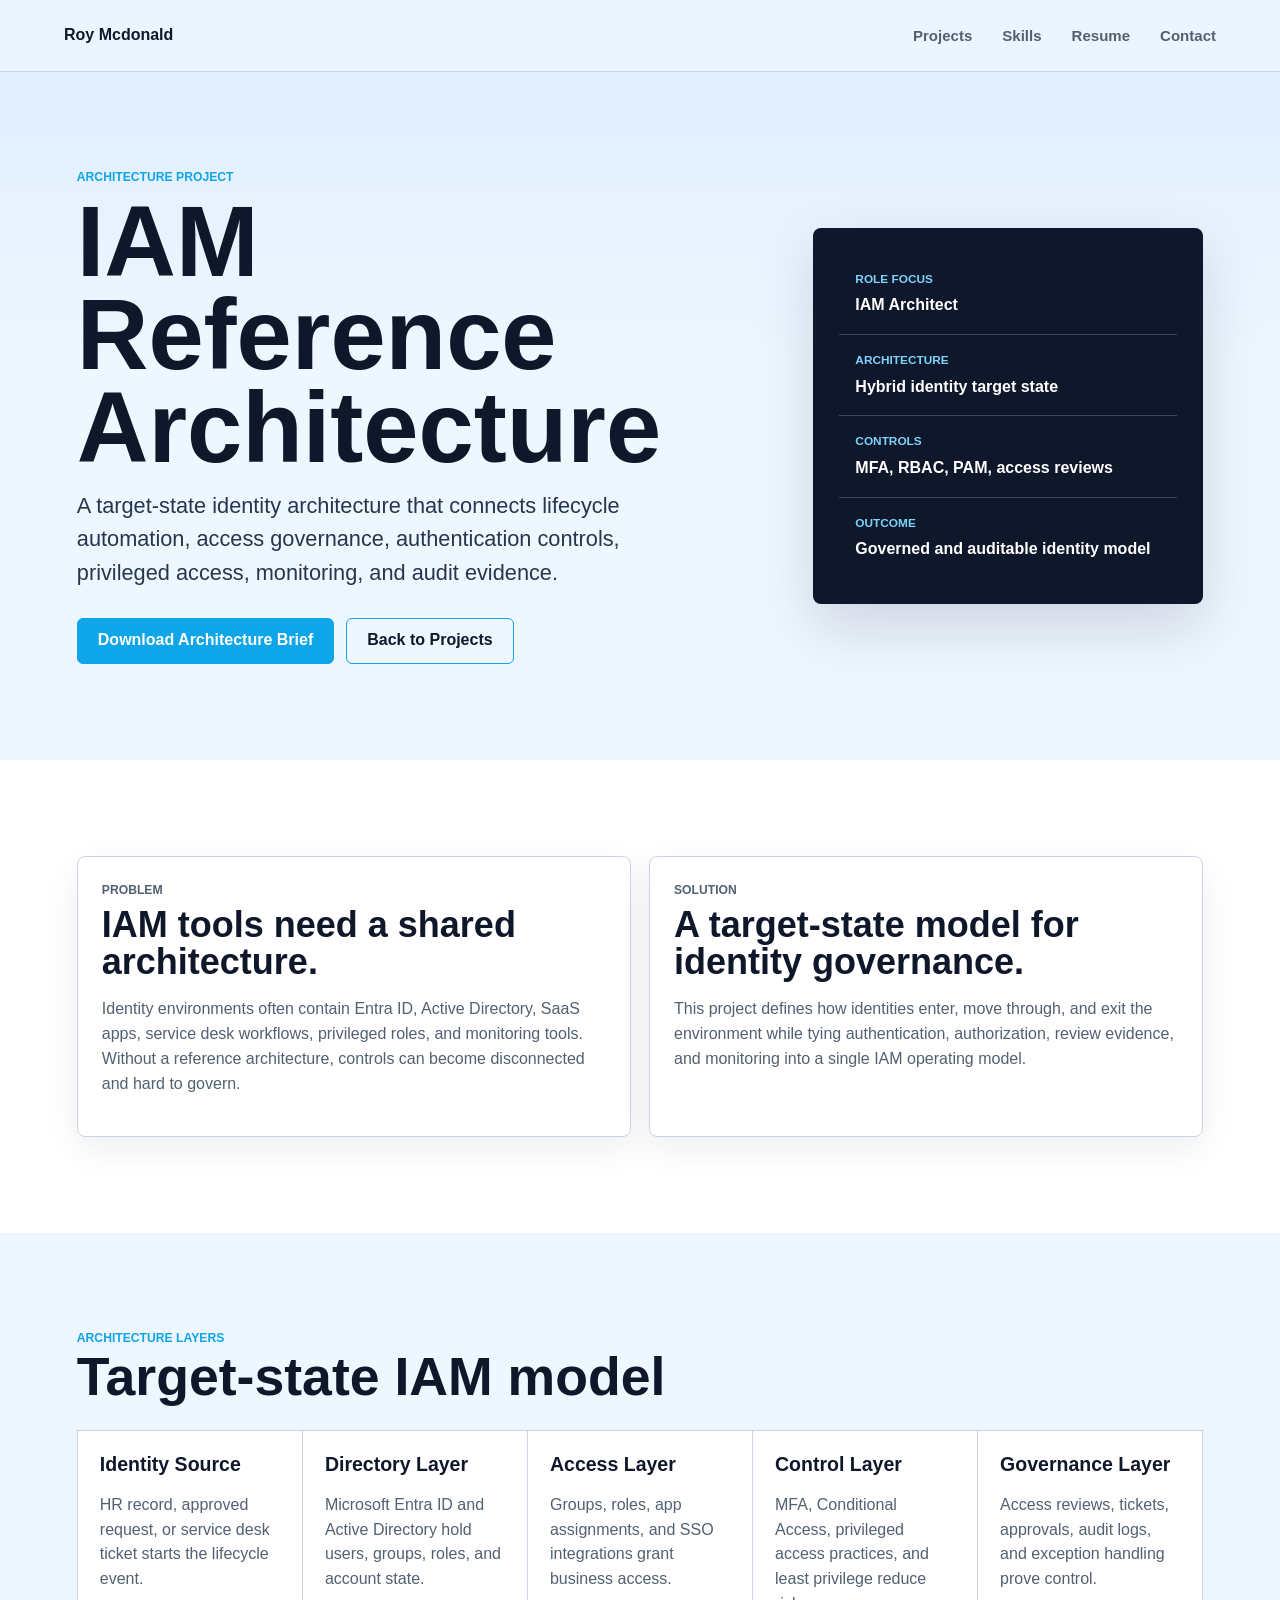
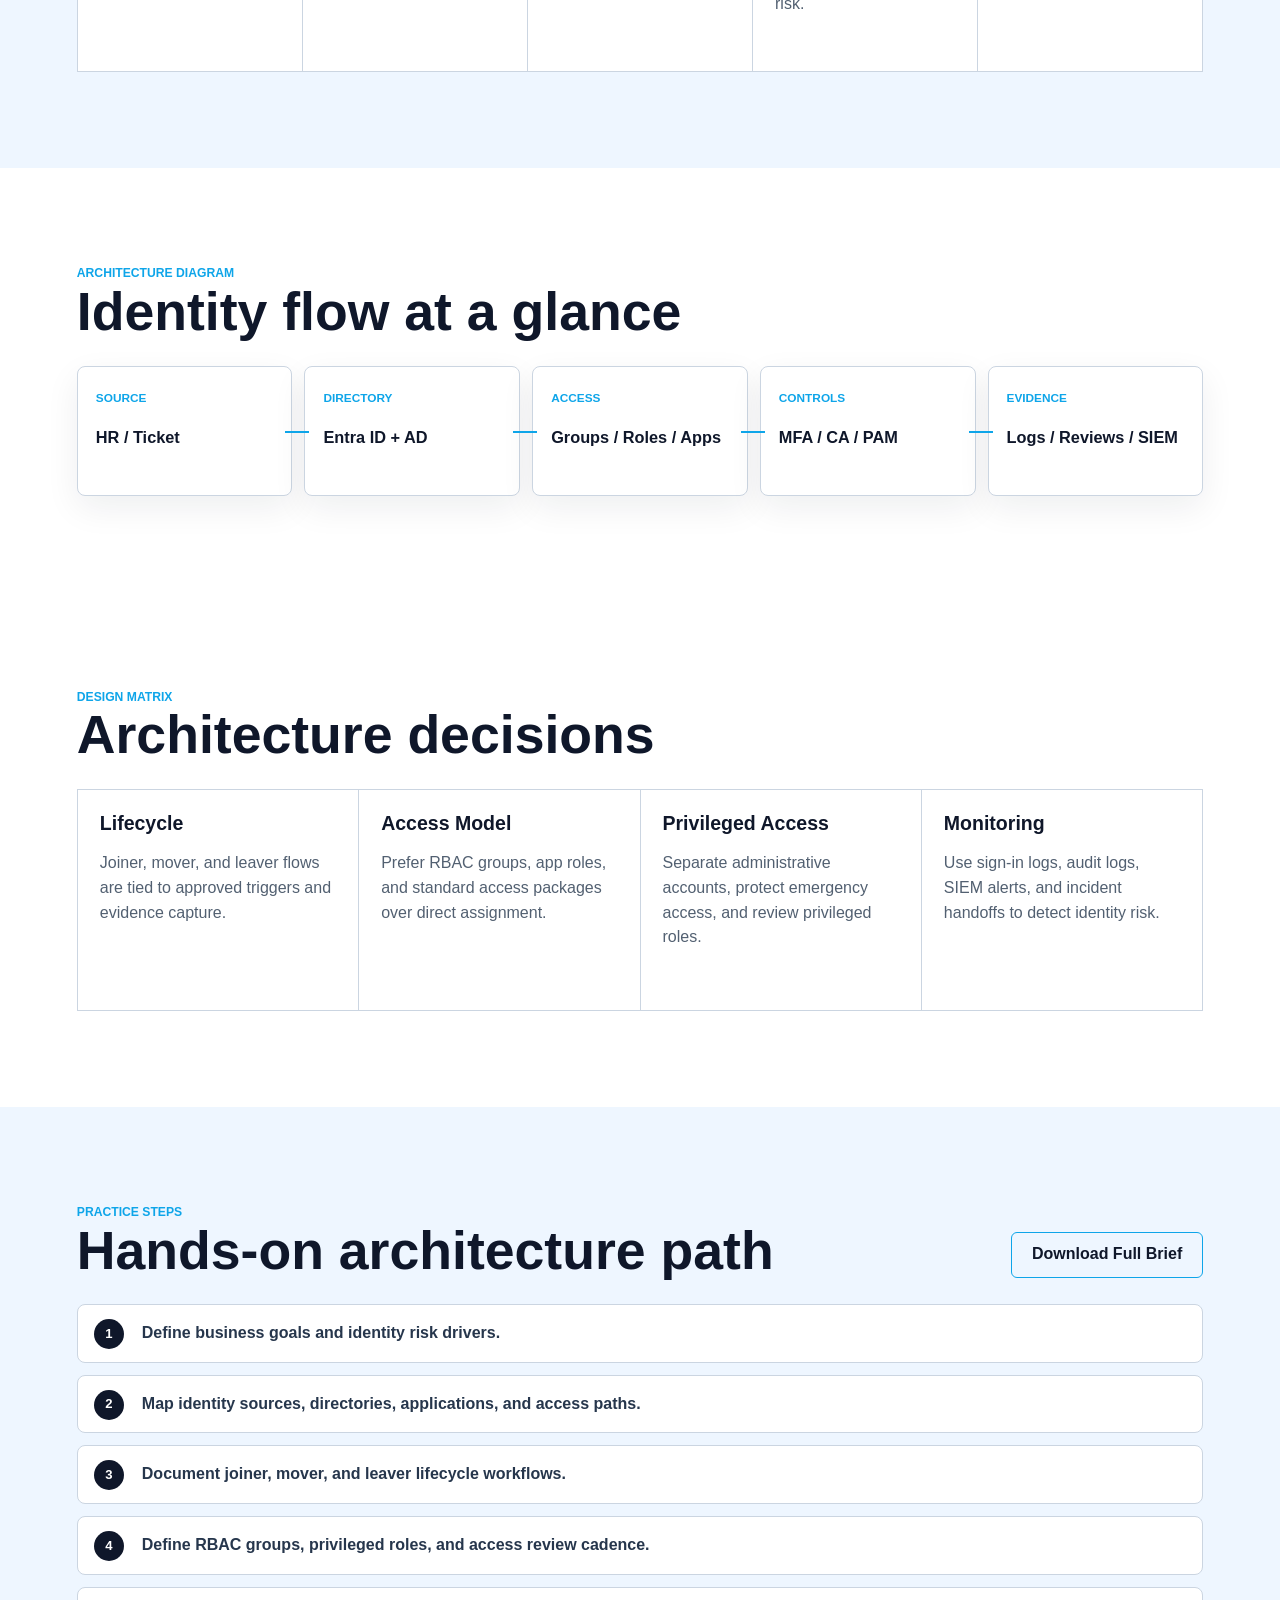
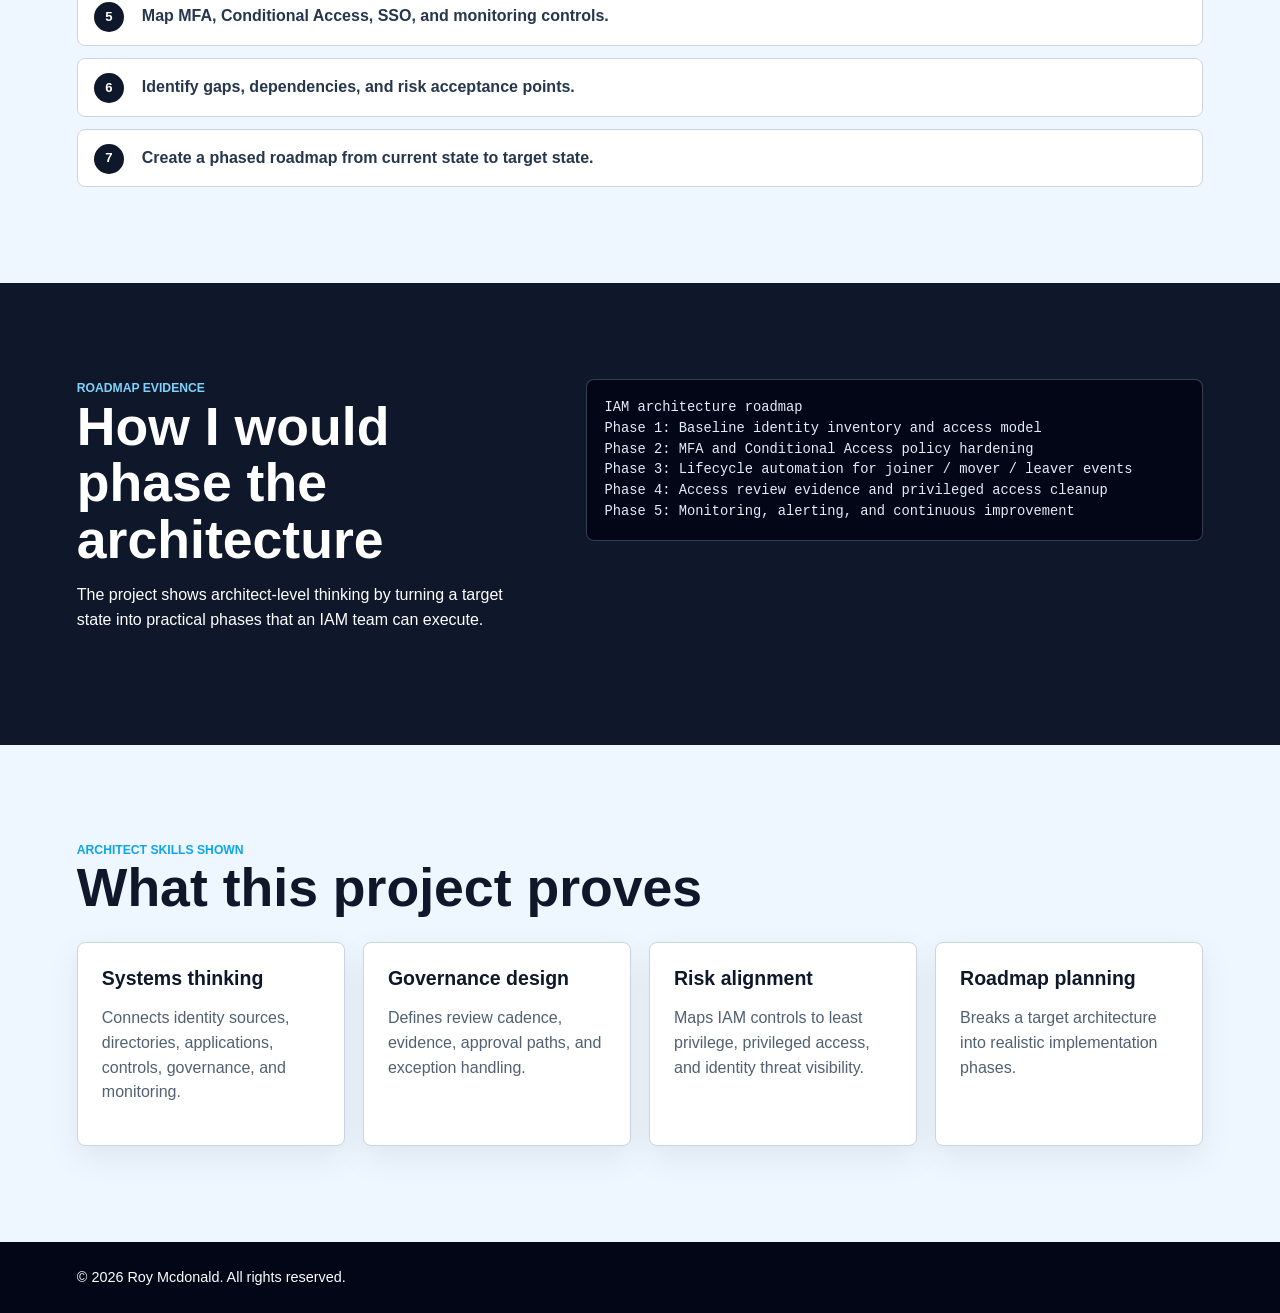
<file: iam-reference-architecture.html>
<!doctype html>
<html lang="en">
<head>
  <meta charset="utf-8">
  <meta name="viewport" content="width=device-width, initial-scale=1">
  <meta name="description" content="IAM Reference Architecture project by Roy Mcdonald, showing target-state identity architecture, lifecycle flows, access governance, Conditional Access, privileged access, monitoring, and roadmap planning.">
  <title>IAM Reference Architecture | Roy Mcdonald</title>
  <link rel="stylesheet" href="styles.css">
</head>
<body>
  <header class="site-header">
    <a class="brand" href="index.html#top" aria-label="Roy Mcdonald home">Roy Mcdonald</a>
    <nav class="nav" aria-label="Project navigation">
      <a href="projects.html">Projects</a>
      <a href="index.html#skills">Skills</a>
      <a href="index.html#resume">Resume</a>
      <a href="index.html#contact">Contact</a>
    </nav>
  </header>

  <main>
    <section class="project-hero">
      <div>
        <p class="eyebrow">Architecture project</p>
        <h1>IAM Reference Architecture</h1>
        <p class="lead">A target-state identity architecture that connects lifecycle automation, access governance, authentication controls, privileged access, monitoring, and audit evidence.</p>
        <div class="hero-actions">
          <a class="button primary" href="assets/iam-reference-architecture.md" download>Download Architecture Brief</a>
          <a class="button secondary" href="projects.html">Back to Projects</a>
        </div>
      </div>
      <aside class="project-summary-panel" aria-label="Project summary">
        <dl>
          <div>
            <dt>Role Focus</dt>
            <dd>IAM Architect</dd>
          </div>
          <div>
            <dt>Architecture</dt>
            <dd>Hybrid identity target state</dd>
          </div>
          <div>
            <dt>Controls</dt>
            <dd>MFA, RBAC, PAM, access reviews</dd>
          </div>
          <div>
            <dt>Outcome</dt>
            <dd>Governed and auditable identity model</dd>
          </div>
        </dl>
      </aside>
    </section>

    <section class="section case-section">
      <div class="case-grid">
        <article class="case-panel">
          <p class="section-kicker">Problem</p>
          <h2>IAM tools need a shared architecture.</h2>
          <p>Identity environments often contain Entra ID, Active Directory, SaaS apps, service desk workflows, privileged roles, and monitoring tools. Without a reference architecture, controls can become disconnected and hard to govern.</p>
        </article>
        <article class="case-panel">
          <p class="section-kicker">Solution</p>
          <h2>A target-state model for identity governance.</h2>
          <p>This project defines how identities enter, move through, and exit the environment while tying authentication, authorization, review evidence, and monitoring into a single IAM operating model.</p>
        </article>
      </div>
    </section>

    <section class="section case-section light-section">
      <div class="section-heading">
        <div>
          <p class="section-kicker">Architecture layers</p>
          <h2>Target-state IAM model</h2>
        </div>
      </div>

      <div class="architecture-flow" aria-label="IAM architecture flow">
        <article>
          <h3>Identity Source</h3>
          <p>HR record, approved request, or service desk ticket starts the lifecycle event.</p>
        </article>
        <article>
          <h3>Directory Layer</h3>
          <p>Microsoft Entra ID and Active Directory hold users, groups, roles, and account state.</p>
        </article>
        <article>
          <h3>Access Layer</h3>
          <p>Groups, roles, app assignments, and SSO integrations grant business access.</p>
        </article>
        <article>
          <h3>Control Layer</h3>
          <p>MFA, Conditional Access, privileged access practices, and least privilege reduce risk.</p>
        </article>
        <article>
          <h3>Governance Layer</h3>
          <p>Access reviews, tickets, approvals, audit logs, and exception handling prove control.</p>
        </article>
      </div>
    </section>

    <section class="section case-section">
      <div class="section-heading">
        <div>
          <p class="section-kicker">Architecture diagram</p>
          <h2>Identity flow at a glance</h2>
        </div>
      </div>
      <div class="diagram-flow" aria-label="IAM reference architecture diagram">
        <div>
          <span>Source</span>
          <strong>HR / Ticket</strong>
        </div>
        <div>
          <span>Directory</span>
          <strong>Entra ID + AD</strong>
        </div>
        <div>
          <span>Access</span>
          <strong>Groups / Roles / Apps</strong>
        </div>
        <div>
          <span>Controls</span>
          <strong>MFA / CA / PAM</strong>
        </div>
        <div>
          <span>Evidence</span>
          <strong>Logs / Reviews / SIEM</strong>
        </div>
      </div>
    </section>

    <section class="section case-section">
      <div class="section-heading">
        <div>
          <p class="section-kicker">Design matrix</p>
          <h2>Architecture decisions</h2>
        </div>
      </div>

      <div class="matrix-grid">
        <article>
          <h3>Lifecycle</h3>
          <p>Joiner, mover, and leaver flows are tied to approved triggers and evidence capture.</p>
        </article>
        <article>
          <h3>Access Model</h3>
          <p>Prefer RBAC groups, app roles, and standard access packages over direct assignment.</p>
        </article>
        <article>
          <h3>Privileged Access</h3>
          <p>Separate administrative accounts, protect emergency access, and review privileged roles.</p>
        </article>
        <article>
          <h3>Monitoring</h3>
          <p>Use sign-in logs, audit logs, SIEM alerts, and incident handoffs to detect identity risk.</p>
        </article>
      </div>
    </section>

    <section class="section case-section light-section">
      <div class="section-heading">
        <div>
          <p class="section-kicker">Practice steps</p>
          <h2>Hands-on architecture path</h2>
        </div>
        <a class="button secondary" href="assets/iam-reference-architecture.md" download>Download Full Brief</a>
      </div>

      <ol class="steps-list">
        <li>Define business goals and identity risk drivers.</li>
        <li>Map identity sources, directories, applications, and access paths.</li>
        <li>Document joiner, mover, and leaver lifecycle workflows.</li>
        <li>Define RBAC groups, privileged roles, and access review cadence.</li>
        <li>Map MFA, Conditional Access, SSO, and monitoring controls.</li>
        <li>Identify gaps, dependencies, and risk acceptance points.</li>
        <li>Create a phased roadmap from current state to target state.</li>
      </ol>
    </section>

    <section class="section case-section evidence-section">
      <div>
        <p class="section-kicker">Roadmap evidence</p>
        <h2>How I would phase the architecture</h2>
        <p>The project shows architect-level thinking by turning a target state into practical phases that an IAM team can execute.</p>
      </div>
      <pre><code>IAM architecture roadmap
Phase 1: Baseline identity inventory and access model
Phase 2: MFA and Conditional Access policy hardening
Phase 3: Lifecycle automation for joiner / mover / leaver events
Phase 4: Access review evidence and privileged access cleanup
Phase 5: Monitoring, alerting, and continuous improvement</code></pre>
    </section>

    <section class="section case-section light-section">
      <div class="section-heading">
        <div>
          <p class="section-kicker">Architect skills shown</p>
          <h2>What this project proves</h2>
        </div>
      </div>
      <div class="control-grid">
        <article>
          <h3>Systems thinking</h3>
          <p>Connects identity sources, directories, applications, controls, governance, and monitoring.</p>
        </article>
        <article>
          <h3>Governance design</h3>
          <p>Defines review cadence, evidence, approval paths, and exception handling.</p>
        </article>
        <article>
          <h3>Risk alignment</h3>
          <p>Maps IAM controls to least privilege, privileged access, and identity threat visibility.</p>
        </article>
        <article>
          <h3>Roadmap planning</h3>
          <p>Breaks a target architecture into realistic implementation phases.</p>
        </article>
      </div>
    </section>
  </main>

  <footer class="footer">
    <p>&copy; 2026 Roy Mcdonald. All rights reserved.</p>
  </footer>
</body>
</html>
</file>
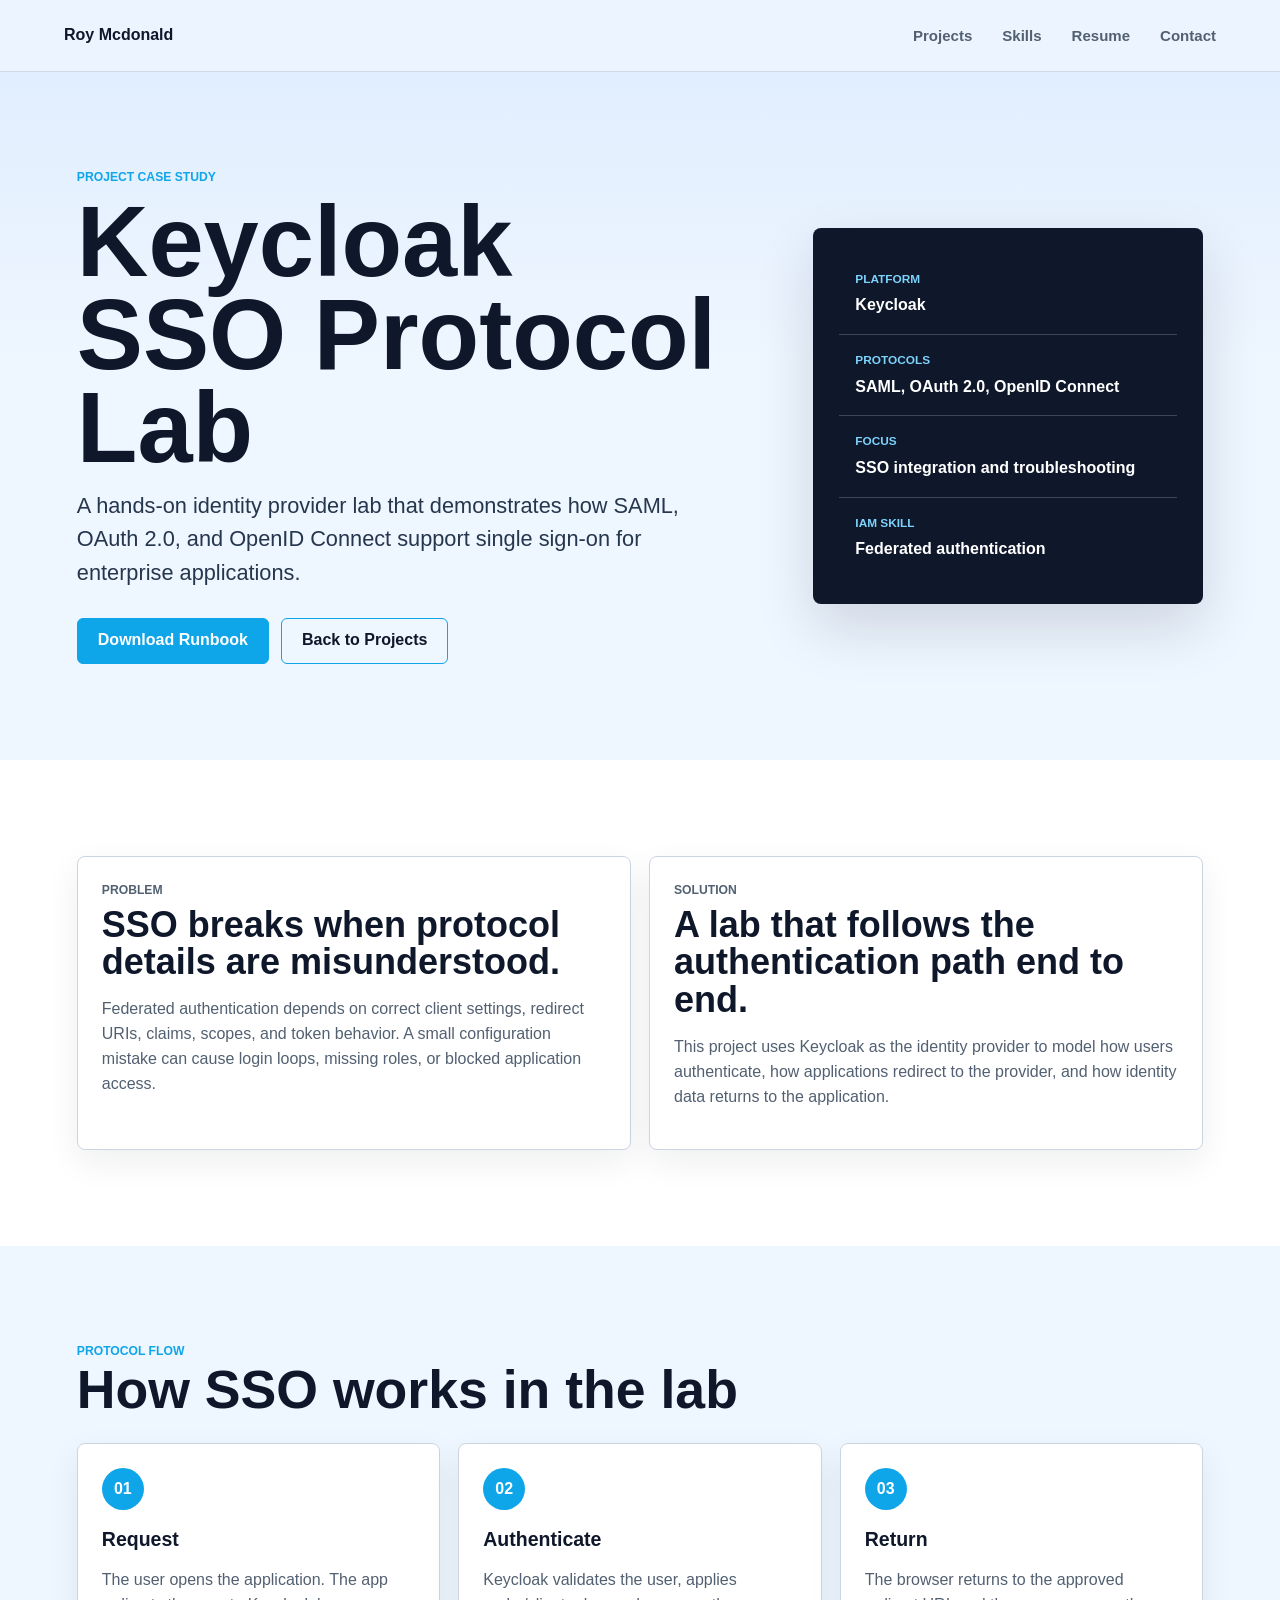
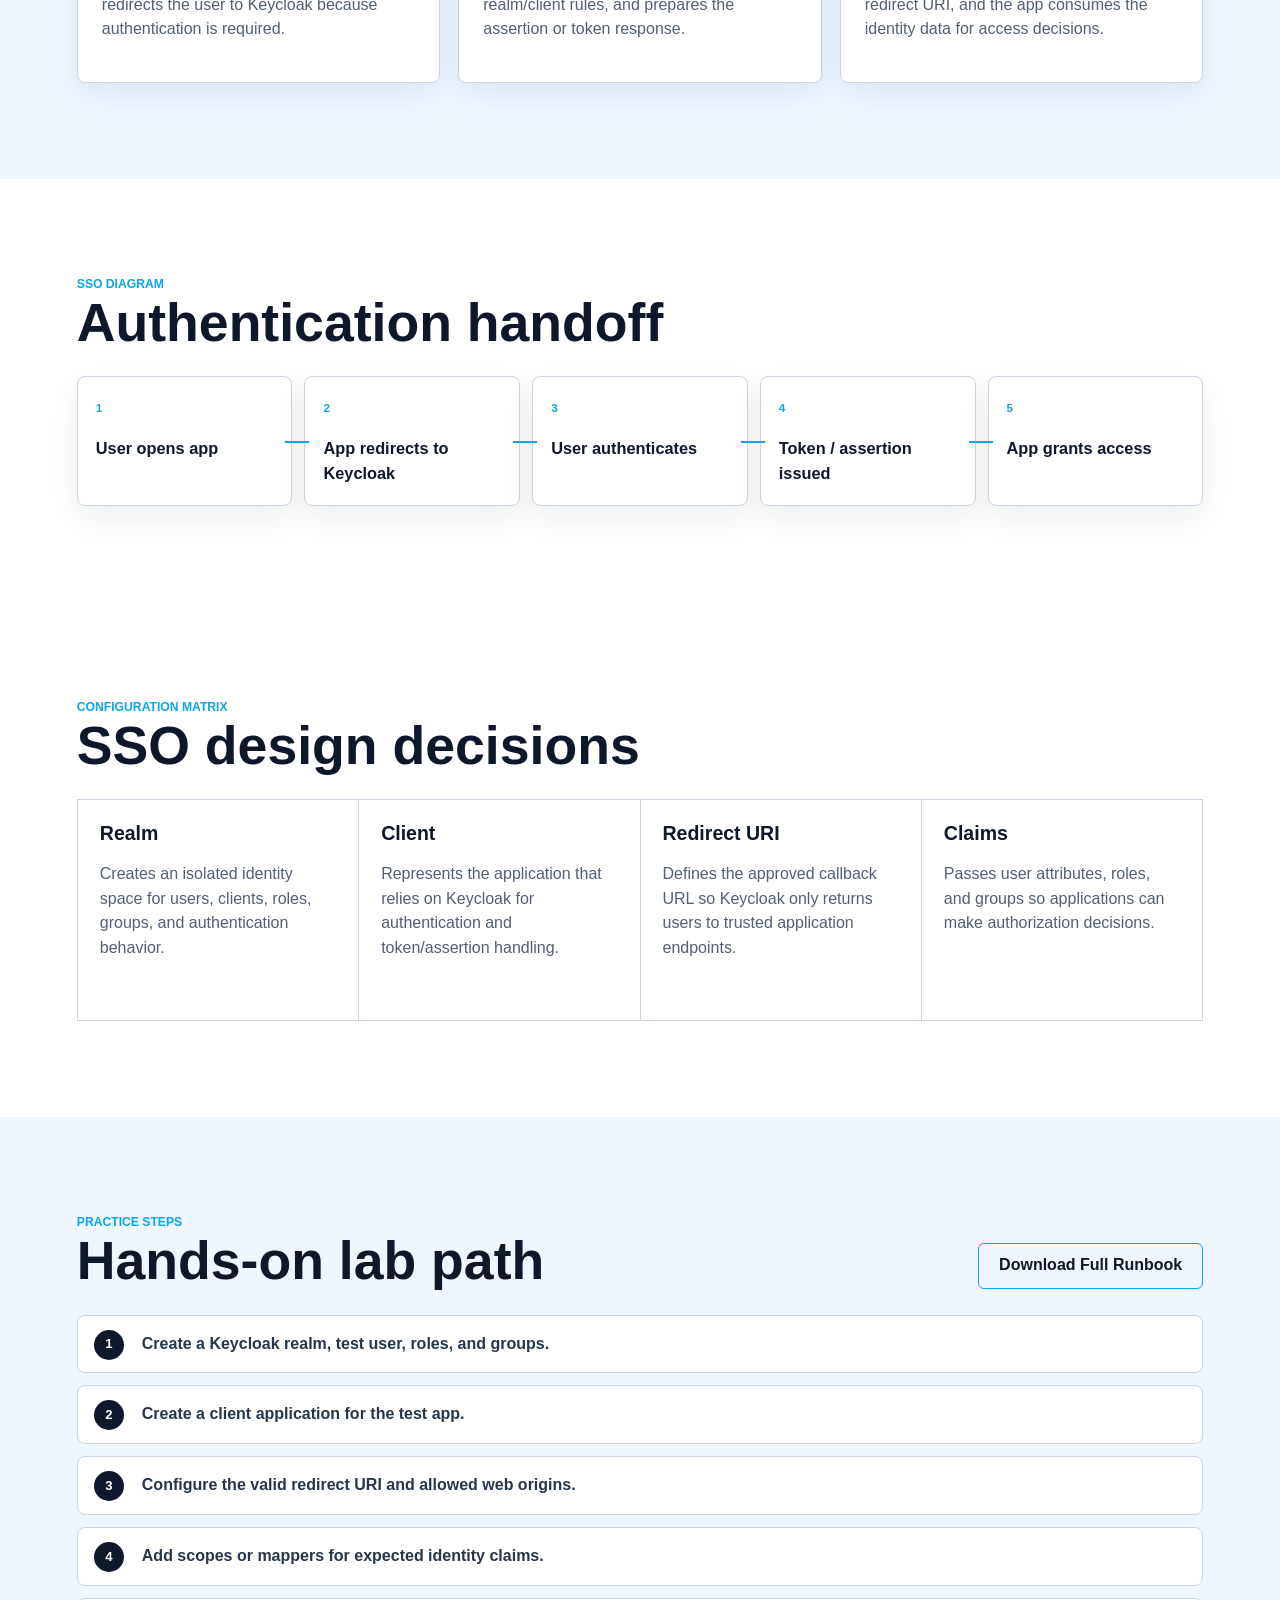
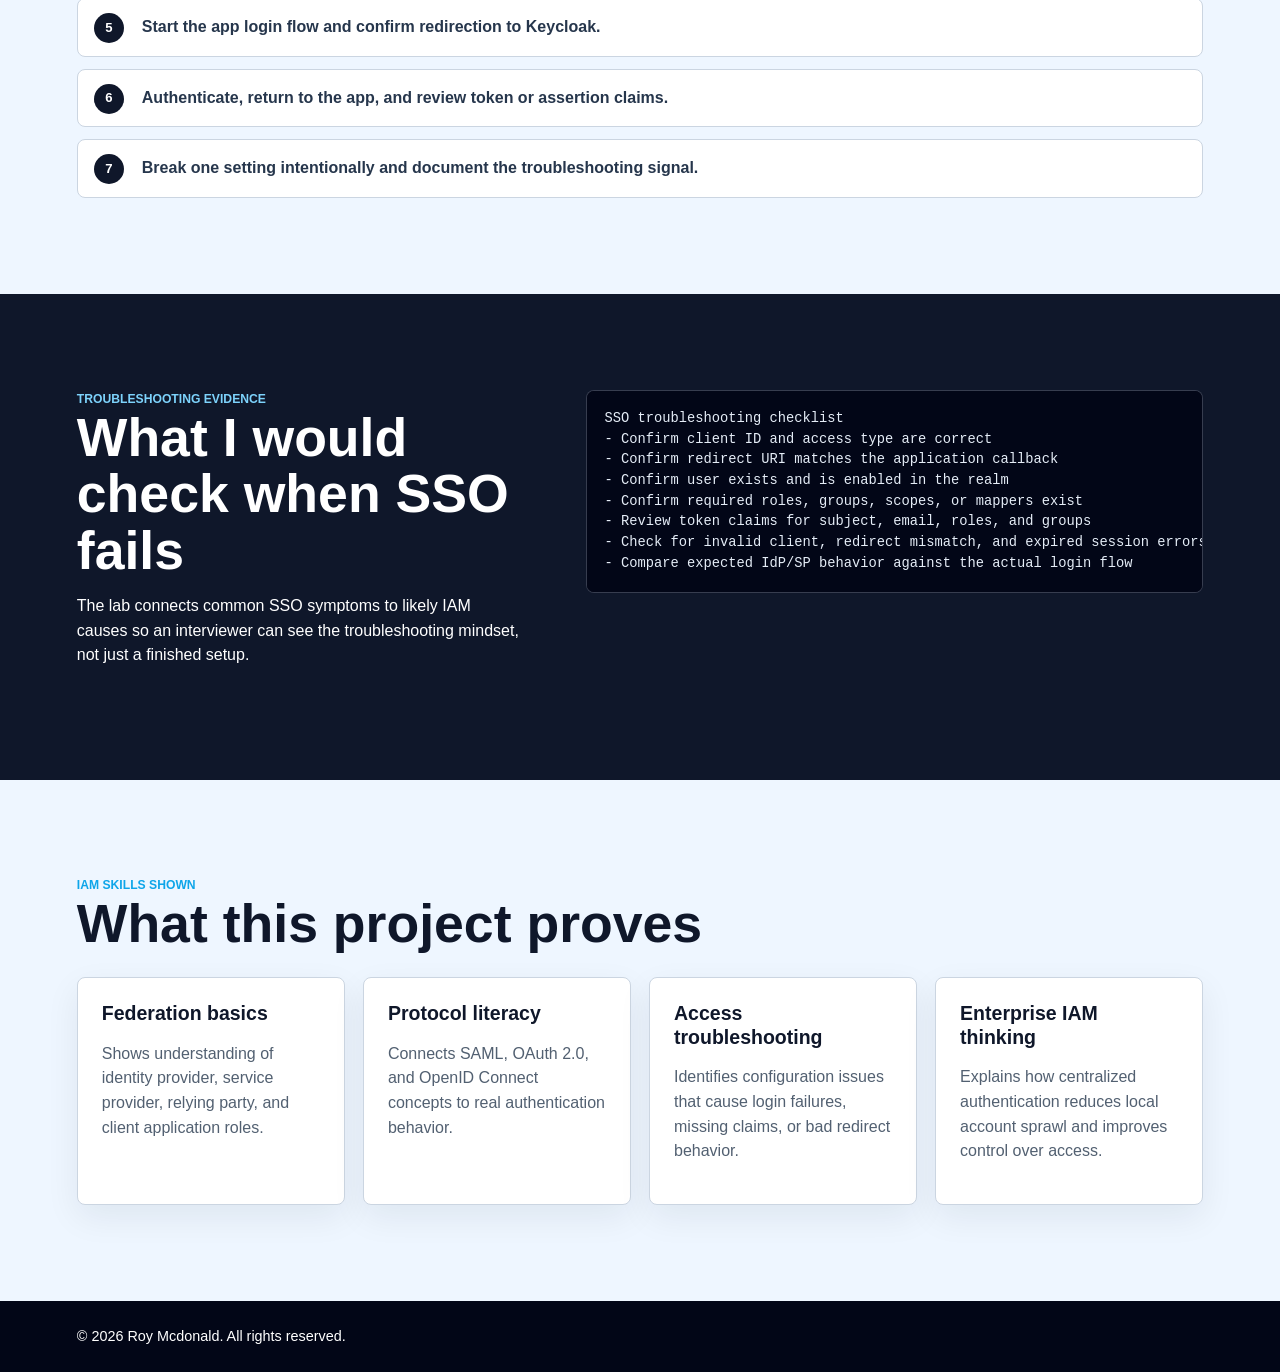
<file: keycloak-sso-protocol-lab.html>
<!doctype html>
<html lang="en">
<head>
  <meta charset="utf-8">
  <meta name="viewport" content="width=device-width, initial-scale=1">
  <meta name="description" content="Keycloak SSO Protocol Lab case study by Roy Mcdonald, showing identity provider configuration, SAML, OAuth 2.0, OpenID Connect, redirect URI validation, token claims, and IAM troubleshooting.">
  <title>Keycloak SSO Protocol Lab | Roy Mcdonald</title>
  <link rel="stylesheet" href="styles.css">
</head>
<body>
  <header class="site-header">
    <a class="brand" href="index.html#top" aria-label="Roy Mcdonald home">Roy Mcdonald</a>
    <nav class="nav" aria-label="Project navigation">
      <a href="projects.html">Projects</a>
      <a href="index.html#skills">Skills</a>
      <a href="index.html#resume">Resume</a>
      <a href="index.html#contact">Contact</a>
    </nav>
  </header>

  <main>
    <section class="project-hero">
      <div>
        <p class="eyebrow">Project case study</p>
        <h1>Keycloak SSO Protocol Lab</h1>
        <p class="lead">A hands-on identity provider lab that demonstrates how SAML, OAuth 2.0, and OpenID Connect support single sign-on for enterprise applications.</p>
        <div class="hero-actions">
          <a class="button primary" href="assets/keycloak-sso-protocol-lab.md" download>Download Runbook</a>
          <a class="button secondary" href="projects.html">Back to Projects</a>
        </div>
      </div>
      <aside class="project-summary-panel" aria-label="Project summary">
        <dl>
          <div>
            <dt>Platform</dt>
            <dd>Keycloak</dd>
          </div>
          <div>
            <dt>Protocols</dt>
            <dd>SAML, OAuth 2.0, OpenID Connect</dd>
          </div>
          <div>
            <dt>Focus</dt>
            <dd>SSO integration and troubleshooting</dd>
          </div>
          <div>
            <dt>IAM Skill</dt>
            <dd>Federated authentication</dd>
          </div>
        </dl>
      </aside>
    </section>

    <section class="section case-section">
      <div class="case-grid">
        <article class="case-panel">
          <p class="section-kicker">Problem</p>
          <h2>SSO breaks when protocol details are misunderstood.</h2>
          <p>Federated authentication depends on correct client settings, redirect URIs, claims, scopes, and token behavior. A small configuration mistake can cause login loops, missing roles, or blocked application access.</p>
        </article>
        <article class="case-panel">
          <p class="section-kicker">Solution</p>
          <h2>A lab that follows the authentication path end to end.</h2>
          <p>This project uses Keycloak as the identity provider to model how users authenticate, how applications redirect to the provider, and how identity data returns to the application.</p>
        </article>
      </div>
    </section>

    <section class="section case-section light-section">
      <div class="section-heading">
        <div>
          <p class="section-kicker">Protocol flow</p>
          <h2>How SSO works in the lab</h2>
        </div>
      </div>

      <div class="workflow-grid">
        <article>
          <span>01</span>
          <h3>Request</h3>
          <p>The user opens the application. The app redirects the user to Keycloak because authentication is required.</p>
        </article>
        <article>
          <span>02</span>
          <h3>Authenticate</h3>
          <p>Keycloak validates the user, applies realm/client rules, and prepares the assertion or token response.</p>
        </article>
        <article>
          <span>03</span>
          <h3>Return</h3>
          <p>The browser returns to the approved redirect URI, and the app consumes the identity data for access decisions.</p>
        </article>
      </div>
    </section>

    <section class="section case-section">
      <div class="section-heading">
        <div>
          <p class="section-kicker">SSO diagram</p>
          <h2>Authentication handoff</h2>
        </div>
      </div>
      <div class="diagram-flow" aria-label="SSO protocol flow diagram">
        <div>
          <span>1</span>
          <strong>User opens app</strong>
        </div>
        <div>
          <span>2</span>
          <strong>App redirects to Keycloak</strong>
        </div>
        <div>
          <span>3</span>
          <strong>User authenticates</strong>
        </div>
        <div>
          <span>4</span>
          <strong>Token / assertion issued</strong>
        </div>
        <div>
          <span>5</span>
          <strong>App grants access</strong>
        </div>
      </div>
    </section>

    <section class="section case-section">
      <div class="section-heading">
        <div>
          <p class="section-kicker">Configuration matrix</p>
          <h2>SSO design decisions</h2>
        </div>
      </div>

      <div class="matrix-grid">
        <article>
          <h3>Realm</h3>
          <p>Creates an isolated identity space for users, clients, roles, groups, and authentication behavior.</p>
        </article>
        <article>
          <h3>Client</h3>
          <p>Represents the application that relies on Keycloak for authentication and token/assertion handling.</p>
        </article>
        <article>
          <h3>Redirect URI</h3>
          <p>Defines the approved callback URL so Keycloak only returns users to trusted application endpoints.</p>
        </article>
        <article>
          <h3>Claims</h3>
          <p>Passes user attributes, roles, and groups so applications can make authorization decisions.</p>
        </article>
      </div>
    </section>

    <section class="section case-section light-section">
      <div class="section-heading">
        <div>
          <p class="section-kicker">Practice steps</p>
          <h2>Hands-on lab path</h2>
        </div>
        <a class="button secondary" href="assets/keycloak-sso-protocol-lab.md" download>Download Full Runbook</a>
      </div>

      <ol class="steps-list">
        <li>Create a Keycloak realm, test user, roles, and groups.</li>
        <li>Create a client application for the test app.</li>
        <li>Configure the valid redirect URI and allowed web origins.</li>
        <li>Add scopes or mappers for expected identity claims.</li>
        <li>Start the app login flow and confirm redirection to Keycloak.</li>
        <li>Authenticate, return to the app, and review token or assertion claims.</li>
        <li>Break one setting intentionally and document the troubleshooting signal.</li>
      </ol>
    </section>

    <section class="section case-section evidence-section">
      <div>
        <p class="section-kicker">Troubleshooting evidence</p>
        <h2>What I would check when SSO fails</h2>
        <p>The lab connects common SSO symptoms to likely IAM causes so an interviewer can see the troubleshooting mindset, not just a finished setup.</p>
      </div>
      <pre><code>SSO troubleshooting checklist
- Confirm client ID and access type are correct
- Confirm redirect URI matches the application callback
- Confirm user exists and is enabled in the realm
- Confirm required roles, groups, scopes, or mappers exist
- Review token claims for subject, email, roles, and groups
- Check for invalid client, redirect mismatch, and expired session errors
- Compare expected IdP/SP behavior against the actual login flow</code></pre>
    </section>

    <section class="section case-section light-section">
      <div class="section-heading">
        <div>
          <p class="section-kicker">IAM skills shown</p>
          <h2>What this project proves</h2>
        </div>
      </div>
      <div class="control-grid">
        <article>
          <h3>Federation basics</h3>
          <p>Shows understanding of identity provider, service provider, relying party, and client application roles.</p>
        </article>
        <article>
          <h3>Protocol literacy</h3>
          <p>Connects SAML, OAuth 2.0, and OpenID Connect concepts to real authentication behavior.</p>
        </article>
        <article>
          <h3>Access troubleshooting</h3>
          <p>Identifies configuration issues that cause login failures, missing claims, or bad redirect behavior.</p>
        </article>
        <article>
          <h3>Enterprise IAM thinking</h3>
          <p>Explains how centralized authentication reduces local account sprawl and improves control over access.</p>
        </article>
      </div>
    </section>
  </main>

  <footer class="footer">
    <p>&copy; 2026 Roy Mcdonald. All rights reserved.</p>
  </footer>
</body>
</html>
</file>
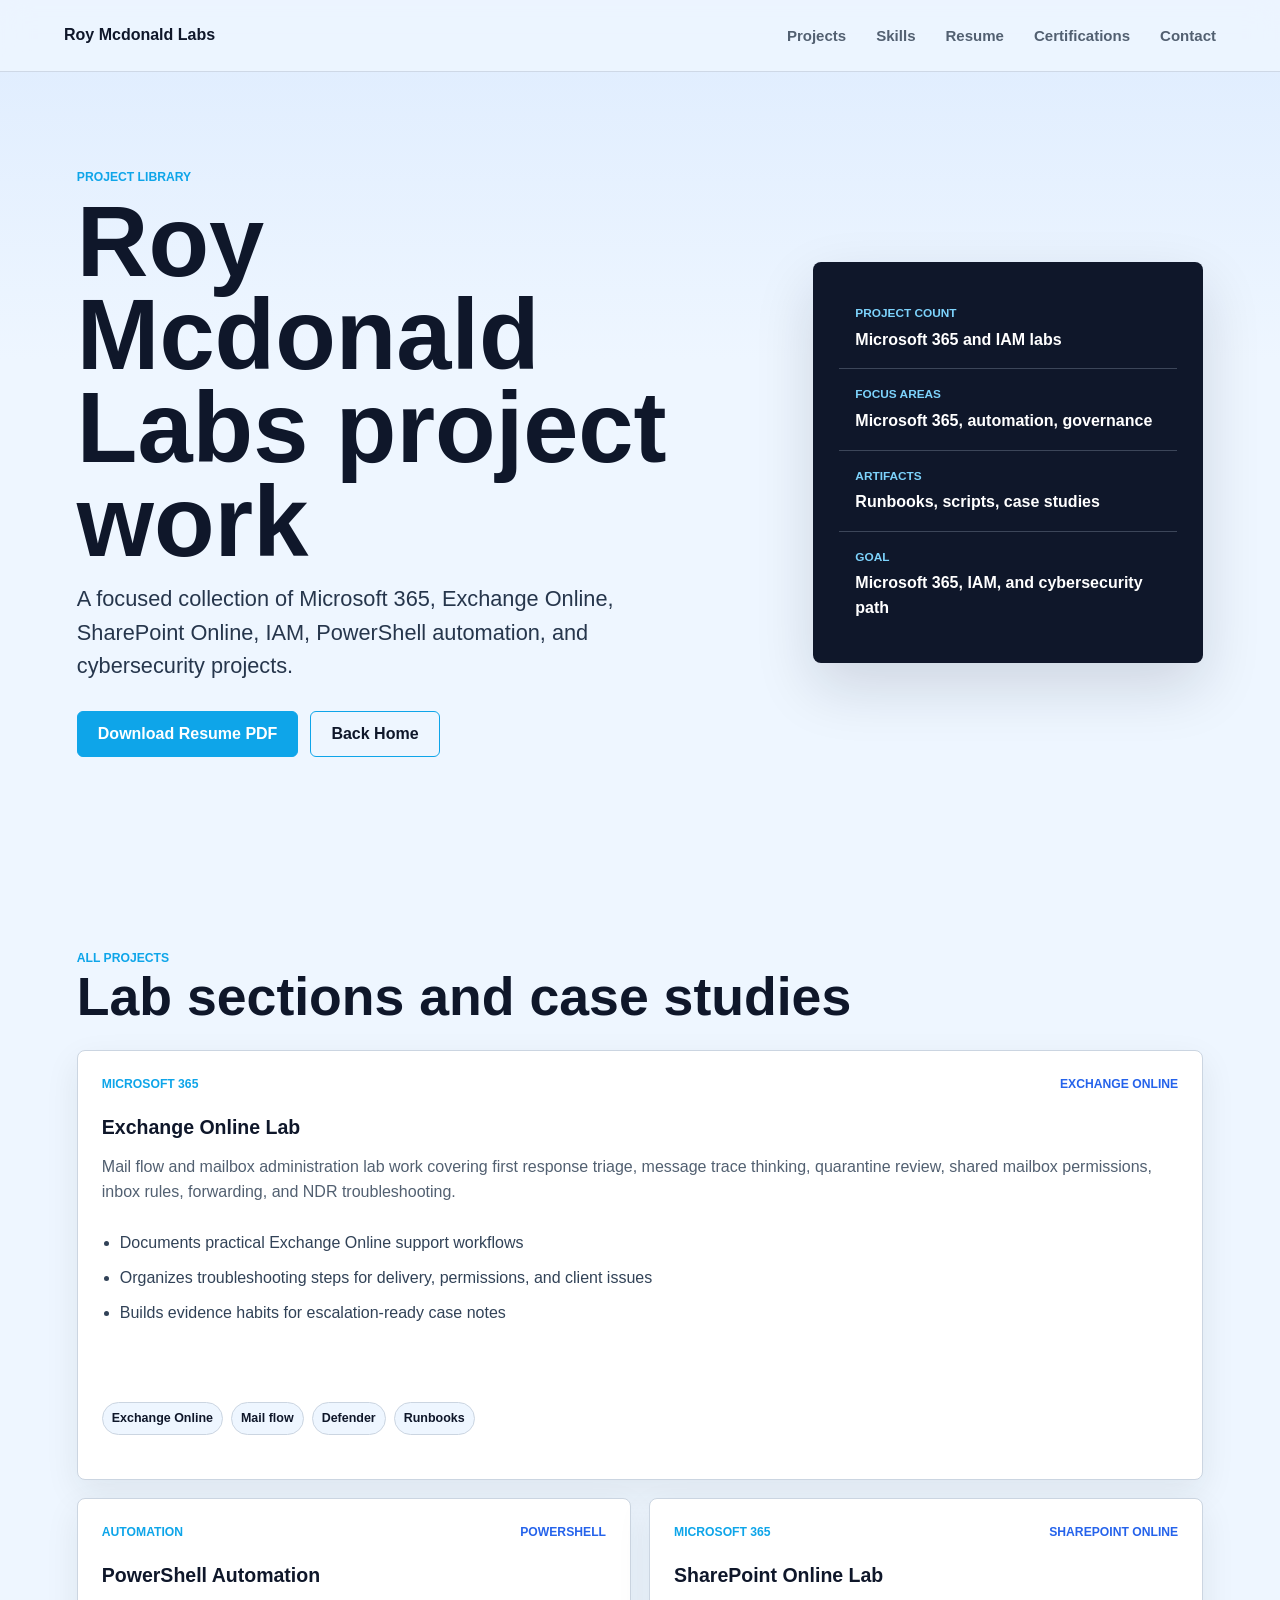
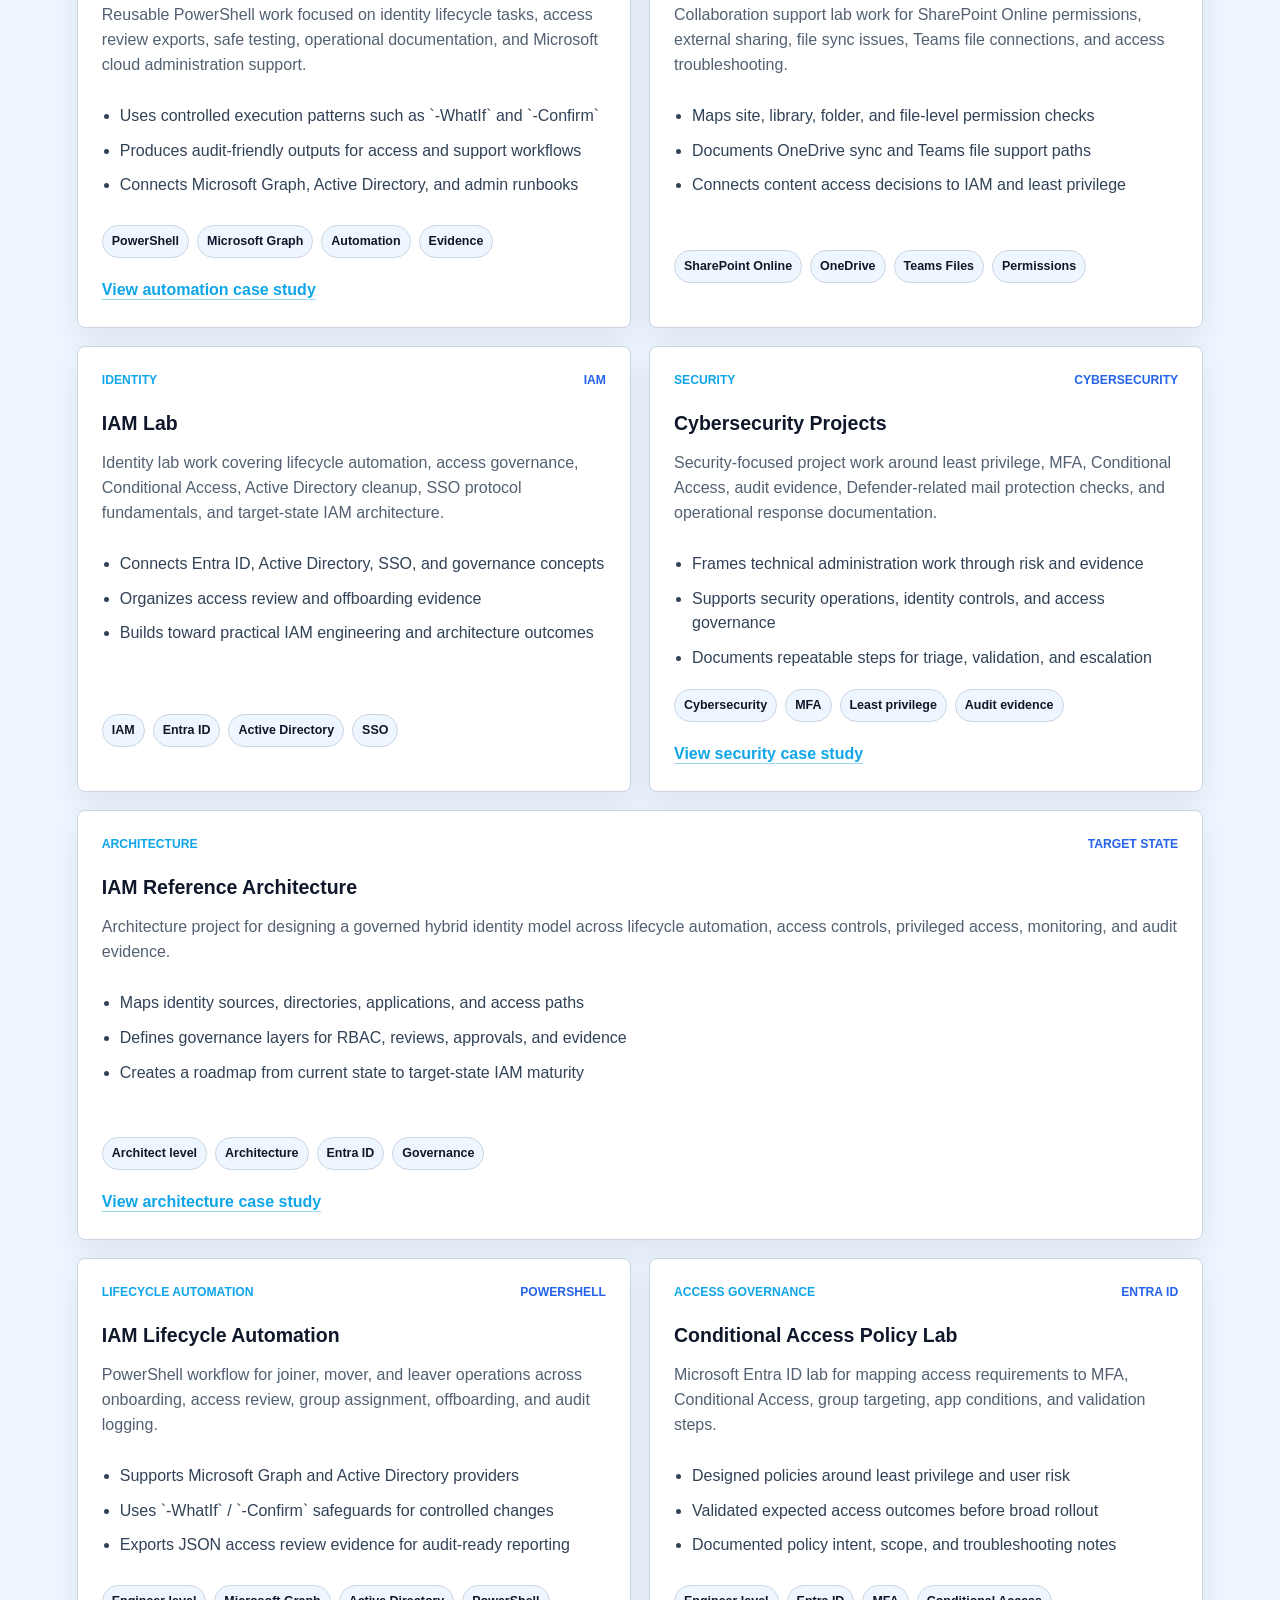
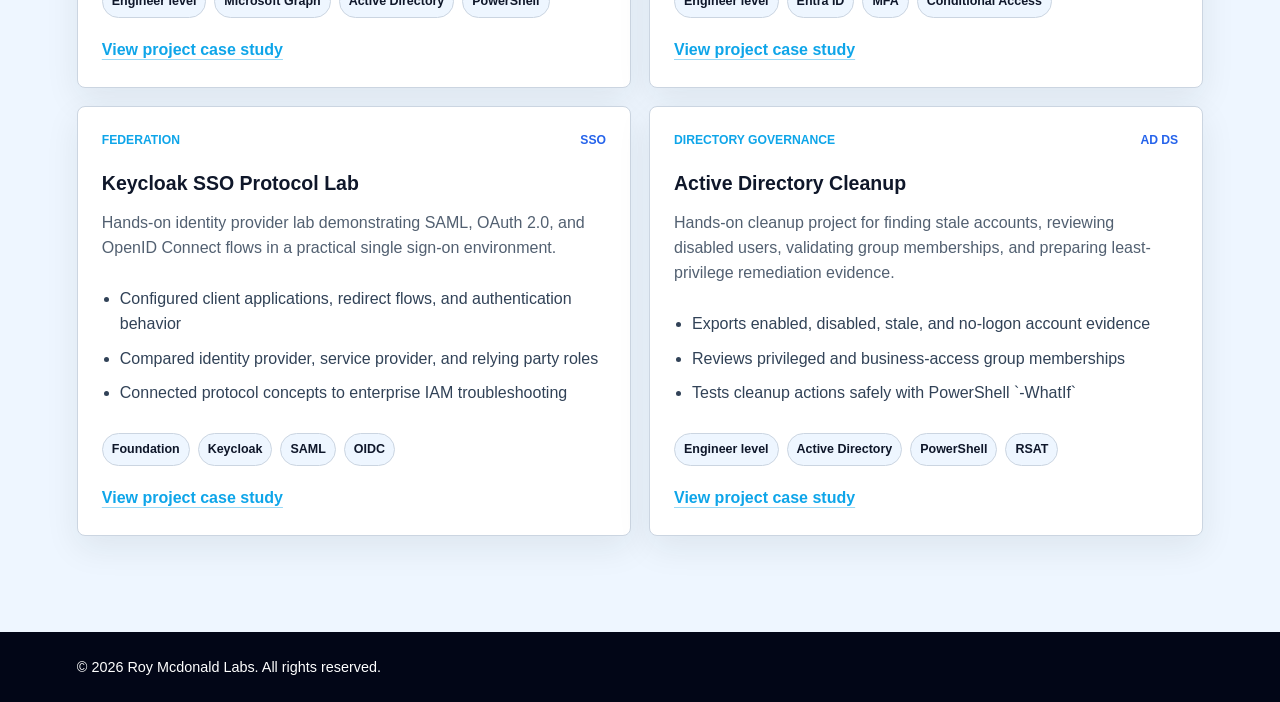
<file: projects.html>
<!doctype html>
<html lang="en">
<head>
  <meta charset="utf-8">
  <meta name="viewport" content="width=device-width, initial-scale=1">
  <meta name="description" content="Roy Mcdonald Labs project library featuring Microsoft 365, Exchange Online, SharePoint Online, IAM, PowerShell, and cybersecurity work.">
  <title>Projects | Roy Mcdonald Labs</title>
  <link rel="stylesheet" href="styles.css">
</head>
<body>
  <header class="site-header">
    <a class="brand" href="index.html#top" aria-label="Roy Mcdonald Labs home">Roy Mcdonald Labs</a>
    <nav class="nav" aria-label="Primary navigation">
      <a href="projects.html">Projects</a>
      <a href="index.html#skills">Skills</a>
      <a href="index.html#resume">Resume</a>
      <a href="index.html#certifications">Certifications</a>
      <a href="index.html#contact">Contact</a>
    </nav>
  </header>

  <main>
    <section class="project-hero project-library-hero">
      <div>
        <p class="eyebrow">Project library</p>
        <h1>Roy Mcdonald Labs project work</h1>
        <p class="lead">A focused collection of Microsoft 365, Exchange Online, SharePoint Online, IAM, PowerShell automation, and cybersecurity projects.</p>
        <div class="hero-actions">
          <a class="button primary" href="assets/Roy_Mcdonald_IAM_Engineer_Resume.pdf" download>Download Resume PDF</a>
          <a class="button secondary" href="index.html#top">Back Home</a>
        </div>
      </div>
      <aside class="project-summary-panel" aria-label="Project library summary">
        <dl>
          <div>
            <dt>Project Count</dt>
            <dd>Microsoft 365 and IAM labs</dd>
          </div>
          <div>
            <dt>Focus Areas</dt>
            <dd>Microsoft 365, automation, governance</dd>
          </div>
          <div>
            <dt>Artifacts</dt>
            <dd>Runbooks, scripts, case studies</dd>
          </div>
          <div>
            <dt>Goal</dt>
            <dd>Microsoft 365, IAM, and cybersecurity path</dd>
          </div>
        </dl>
      </aside>
    </section>

    <section class="section" aria-labelledby="all-projects-title">
      <div class="section-heading">
        <div>
          <p class="section-kicker">All projects</p>
          <h2 id="all-projects-title">Lab sections and case studies</h2>
        </div>
      </div>

      <div class="project-grid">
        <article class="project-card featured-project">
          <div class="project-topline">
            <span class="project-type">Microsoft 365</span>
            <span class="project-state">Exchange Online</span>
          </div>
          <h3>Exchange Online Lab</h3>
          <p>Mail flow and mailbox administration lab work covering first response triage, message trace thinking, quarantine review, shared mailbox permissions, inbox rules, forwarding, and NDR troubleshooting.</p>
          <ul class="project-points">
            <li>Documents practical Exchange Online support workflows</li>
            <li>Organizes troubleshooting steps for delivery, permissions, and client issues</li>
            <li>Builds evidence habits for escalation-ready case notes</li>
          </ul>
          <div class="project-tags" aria-label="Tools used">
            <span>Exchange Online</span>
            <span>Mail flow</span>
            <span>Defender</span>
            <span>Runbooks</span>
          </div>
        </article>

        <article class="project-card">
          <div class="project-topline">
            <span class="project-type">Automation</span>
            <span class="project-state">PowerShell</span>
          </div>
          <h3>PowerShell Automation</h3>
          <p>Reusable PowerShell work focused on identity lifecycle tasks, access review exports, safe testing, operational documentation, and Microsoft cloud administration support.</p>
          <ul class="project-points">
            <li>Uses controlled execution patterns such as `-WhatIf` and `-Confirm`</li>
            <li>Produces audit-friendly outputs for access and support workflows</li>
            <li>Connects Microsoft Graph, Active Directory, and admin runbooks</li>
          </ul>
          <div class="project-tags" aria-label="Tools used">
            <span>PowerShell</span>
            <span>Microsoft Graph</span>
            <span>Automation</span>
            <span>Evidence</span>
          </div>
          <a class="text-link" href="iam-lifecycle-automation.html">View automation case study</a>
        </article>

        <article class="project-card">
          <div class="project-topline">
            <span class="project-type">Microsoft 365</span>
            <span class="project-state">SharePoint Online</span>
          </div>
          <h3>SharePoint Online Lab</h3>
          <p>Collaboration support lab work for SharePoint Online permissions, external sharing, file sync issues, Teams file connections, and access troubleshooting.</p>
          <ul class="project-points">
            <li>Maps site, library, folder, and file-level permission checks</li>
            <li>Documents OneDrive sync and Teams file support paths</li>
            <li>Connects content access decisions to IAM and least privilege</li>
          </ul>
          <div class="project-tags" aria-label="Tools used">
            <span>SharePoint Online</span>
            <span>OneDrive</span>
            <span>Teams Files</span>
            <span>Permissions</span>
          </div>
        </article>

        <article class="project-card">
          <div class="project-topline">
            <span class="project-type">Identity</span>
            <span class="project-state">IAM</span>
          </div>
          <h3>IAM Lab</h3>
          <p>Identity lab work covering lifecycle automation, access governance, Conditional Access, Active Directory cleanup, SSO protocol fundamentals, and target-state IAM architecture.</p>
          <ul class="project-points">
            <li>Connects Entra ID, Active Directory, SSO, and governance concepts</li>
            <li>Organizes access review and offboarding evidence</li>
            <li>Builds toward practical IAM engineering and architecture outcomes</li>
          </ul>
          <div class="project-tags" aria-label="Tools used">
            <span>IAM</span>
            <span>Entra ID</span>
            <span>Active Directory</span>
            <span>SSO</span>
          </div>
        </article>

        <article class="project-card">
          <div class="project-topline">
            <span class="project-type">Security</span>
            <span class="project-state">Cybersecurity</span>
          </div>
          <h3>Cybersecurity Projects</h3>
          <p>Security-focused project work around least privilege, MFA, Conditional Access, audit evidence, Defender-related mail protection checks, and operational response documentation.</p>
          <ul class="project-points">
            <li>Frames technical administration work through risk and evidence</li>
            <li>Supports security operations, identity controls, and access governance</li>
            <li>Documents repeatable steps for triage, validation, and escalation</li>
          </ul>
          <div class="project-tags" aria-label="Tools used">
            <span>Cybersecurity</span>
            <span>MFA</span>
            <span>Least privilege</span>
            <span>Audit evidence</span>
          </div>
          <a class="text-link" href="conditional-access-policy-lab.html">View security case study</a>
        </article>

        <article class="project-card featured-project">
          <div class="project-topline">
            <span class="project-type">Architecture</span>
            <span class="project-state">Target state</span>
          </div>
          <h3>IAM Reference Architecture</h3>
          <p>Architecture project for designing a governed hybrid identity model across lifecycle automation, access controls, privileged access, monitoring, and audit evidence.</p>
          <ul class="project-points">
            <li>Maps identity sources, directories, applications, and access paths</li>
            <li>Defines governance layers for RBAC, reviews, approvals, and evidence</li>
            <li>Creates a roadmap from current state to target-state IAM maturity</li>
          </ul>
          <div class="project-tags" aria-label="Tools used">
            <span>Architect level</span>
            <span>Architecture</span>
            <span>Entra ID</span>
            <span>Governance</span>
          </div>
          <a class="text-link" href="iam-reference-architecture.html">View architecture case study</a>
        </article>

        <article class="project-card">
          <div class="project-topline">
            <span class="project-type">Lifecycle automation</span>
            <span class="project-state">PowerShell</span>
          </div>
          <h3>IAM Lifecycle Automation</h3>
          <p>PowerShell workflow for joiner, mover, and leaver operations across onboarding, access review, group assignment, offboarding, and audit logging.</p>
          <ul class="project-points">
            <li>Supports Microsoft Graph and Active Directory providers</li>
            <li>Uses `-WhatIf` / `-Confirm` safeguards for controlled changes</li>
            <li>Exports JSON access review evidence for audit-ready reporting</li>
          </ul>
          <div class="project-tags" aria-label="Tools used">
            <span>Engineer level</span>
            <span>Microsoft Graph</span>
            <span>Active Directory</span>
            <span>PowerShell</span>
          </div>
          <a class="text-link" href="iam-lifecycle-automation.html">View project case study</a>
        </article>

        <article class="project-card">
          <div class="project-topline">
            <span class="project-type">Access governance</span>
            <span class="project-state">Entra ID</span>
          </div>
          <h3>Conditional Access Policy Lab</h3>
          <p>Microsoft Entra ID lab for mapping access requirements to MFA, Conditional Access, group targeting, app conditions, and validation steps.</p>
          <ul class="project-points">
            <li>Designed policies around least privilege and user risk</li>
            <li>Validated expected access outcomes before broad rollout</li>
            <li>Documented policy intent, scope, and troubleshooting notes</li>
          </ul>
          <div class="project-tags" aria-label="Tools used">
            <span>Engineer level</span>
            <span>Entra ID</span>
            <span>MFA</span>
            <span>Conditional Access</span>
          </div>
          <a class="text-link" href="conditional-access-policy-lab.html">View project case study</a>
        </article>

        <article class="project-card">
          <div class="project-topline">
            <span class="project-type">Federation</span>
            <span class="project-state">SSO</span>
          </div>
          <h3>Keycloak SSO Protocol Lab</h3>
          <p>Hands-on identity provider lab demonstrating SAML, OAuth 2.0, and OpenID Connect flows in a practical single sign-on environment.</p>
          <ul class="project-points">
            <li>Configured client applications, redirect flows, and authentication behavior</li>
            <li>Compared identity provider, service provider, and relying party roles</li>
            <li>Connected protocol concepts to enterprise IAM troubleshooting</li>
          </ul>
          <div class="project-tags" aria-label="Tools used">
            <span>Foundation</span>
            <span>Keycloak</span>
            <span>SAML</span>
            <span>OIDC</span>
          </div>
          <a class="text-link" href="keycloak-sso-protocol-lab.html">View project case study</a>
        </article>

        <article class="project-card">
          <div class="project-topline">
            <span class="project-type">Directory governance</span>
            <span class="project-state">AD DS</span>
          </div>
          <h3>Active Directory Cleanup</h3>
          <p>Hands-on cleanup project for finding stale accounts, reviewing disabled users, validating group memberships, and preparing least-privilege remediation evidence.</p>
          <ul class="project-points">
            <li>Exports enabled, disabled, stale, and no-logon account evidence</li>
            <li>Reviews privileged and business-access group memberships</li>
            <li>Tests cleanup actions safely with PowerShell `-WhatIf`</li>
          </ul>
          <div class="project-tags" aria-label="Tools used">
            <span>Engineer level</span>
            <span>Active Directory</span>
            <span>PowerShell</span>
            <span>RSAT</span>
          </div>
          <a class="text-link" href="active-directory-access-review-lab.html">View project case study</a>
        </article>
      </div>
    </section>
  </main>

  <footer class="footer">
    <p>&copy; 2026 Roy Mcdonald Labs. All rights reserved.</p>
  </footer>
</body>
</html>
</file>
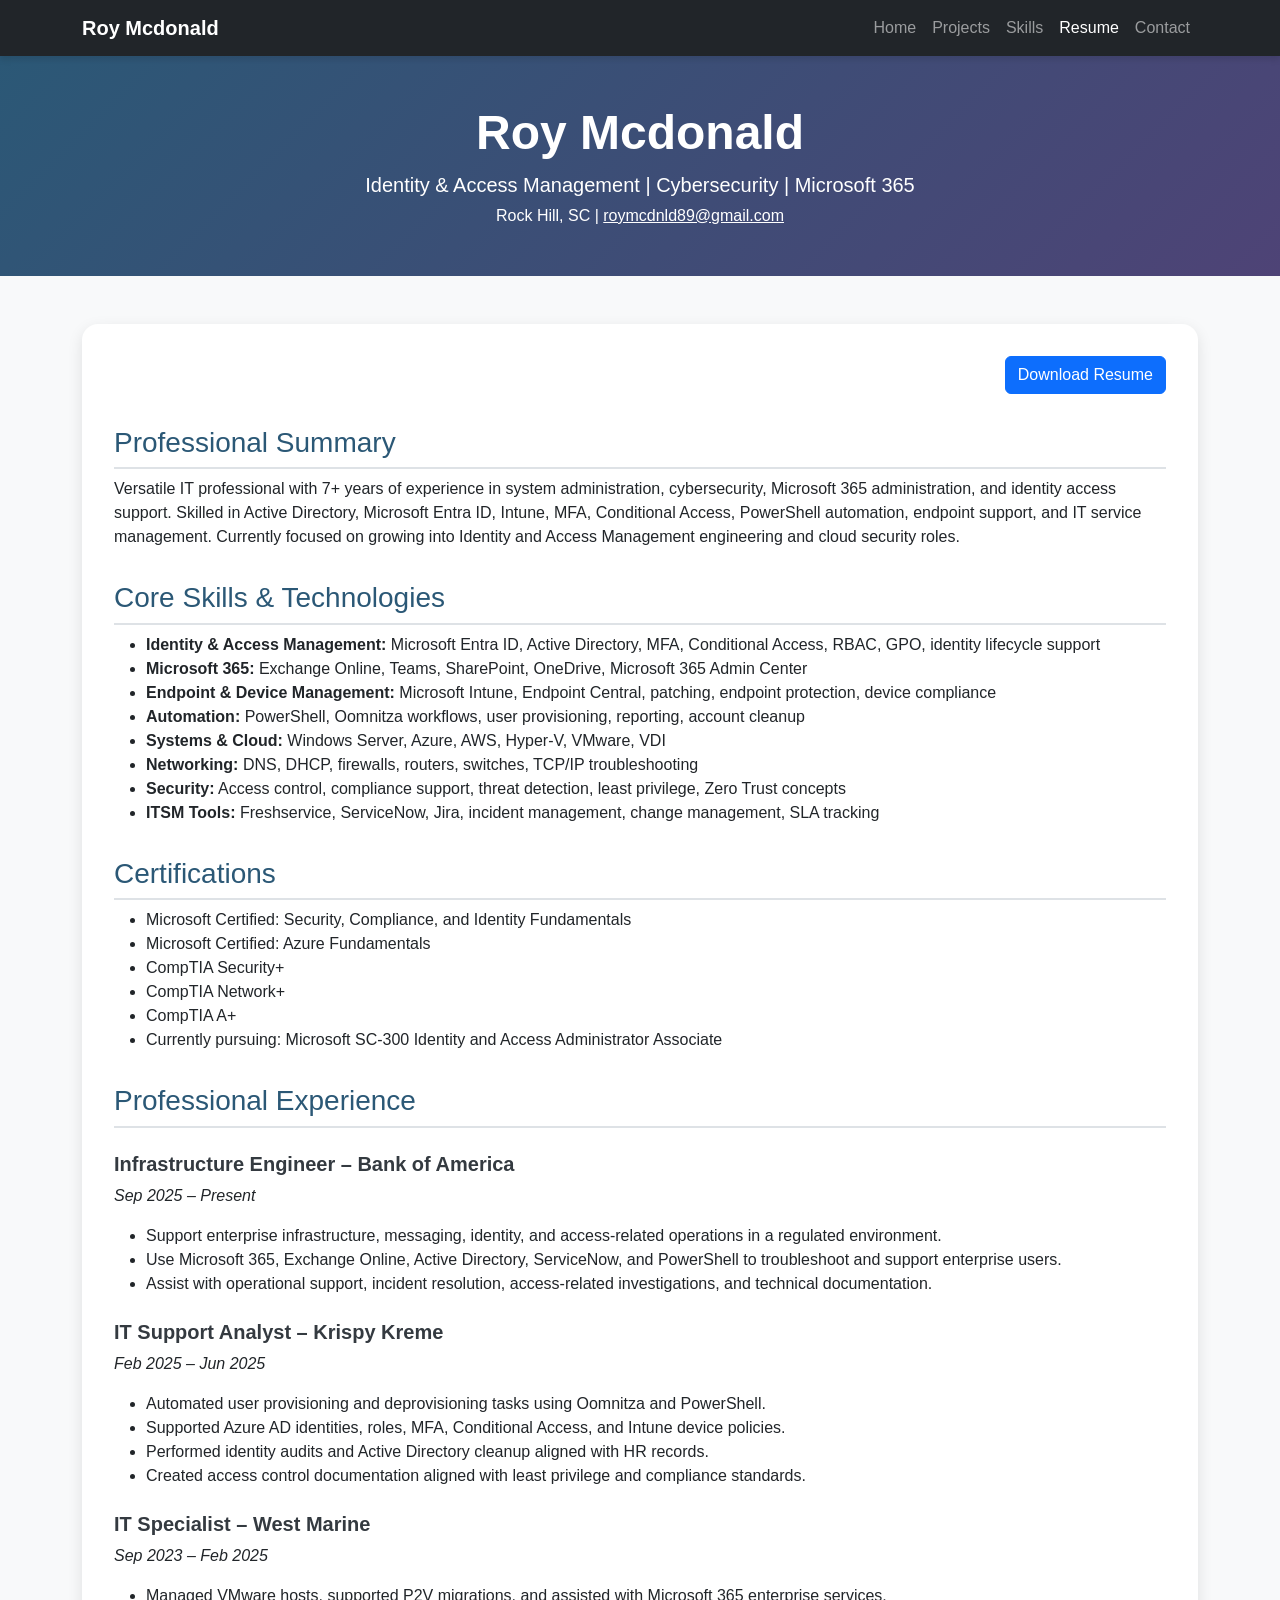
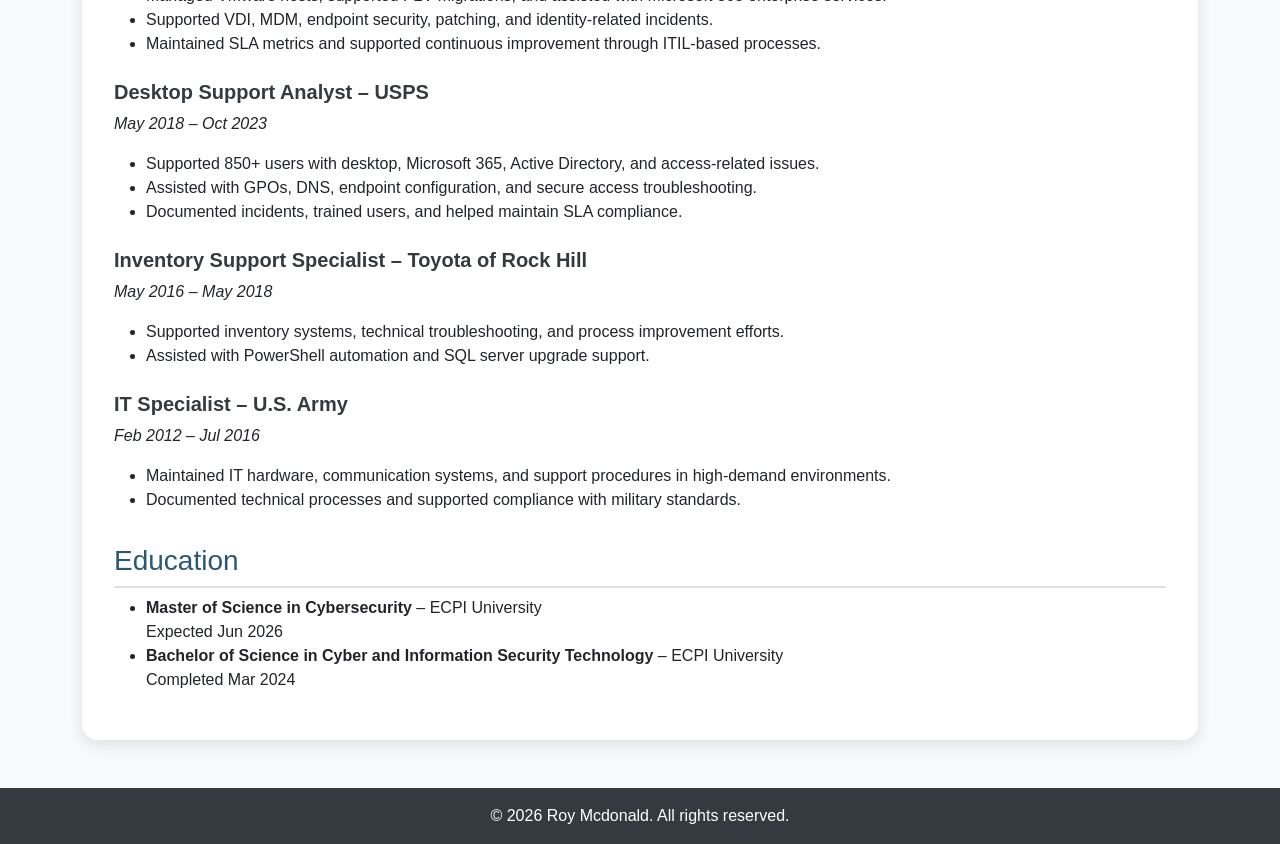
<file: resume.html>
<!DOCTYPE html>
<html lang="en">
<head>
  <meta charset="UTF-8" />
  <meta name="viewport" content="width=device-width, initial-scale=1.0" />

  <title>Resume – Roy Mcdonald</title>

  <link
    href="https://cdn.jsdelivr.net/npm/bootstrap@5.3.0/dist/css/bootstrap.min.css"
    rel="stylesheet"
  />

  <style>
    body {
      background-color: #f8f9fa;
      font-family: "Segoe UI", Tahoma, Geneva, Verdana, sans-serif;
    }

    .navbar {
      box-shadow: 0 4px 6px rgba(0, 0, 0, 0.1);
    }

    .resume-header {
      background: linear-gradient(135deg, #2b5876, #4e4376);
      color: white;
      padding: 3rem 0;
      text-align: center;
    }

    .resume-card {
      background: white;
      border-radius: 1rem;
      padding: 2rem;
      box-shadow: 0 5px 15px rgba(0, 0, 0, 0.1);
    }

    h3 {
      color: #2b5876;
      margin-top: 2rem;
      border-bottom: 2px solid #dee2e6;
      padding-bottom: 0.5rem;
    }

    h5 {
      margin-top: 1.5rem;
      font-weight: 600;
      color: #343a40;
    }

    footer {
      background-color: #343a40;
    }
  </style>
</head>

<body>
  <nav class="navbar navbar-expand-lg navbar-dark bg-dark">
    <div class="container">
      <a class="navbar-brand fw-bold" href="index.html">Roy Mcdonald</a>

      <button
        class="navbar-toggler"
        type="button"
        data-bs-toggle="collapse"
        data-bs-target="#navbarNav"
      >
        <span class="navbar-toggler-icon"></span>
      </button>

      <div class="collapse navbar-collapse" id="navbarNav">
        <ul class="navbar-nav ms-auto">
          <li class="nav-item"><a class="nav-link" href="index.html">Home</a></li>
          <li class="nav-item"><a class="nav-link" href="projects.html">Projects</a></li>
          <li class="nav-item"><a class="nav-link" href="skills.html">Skills</a></li>
          <li class="nav-item"><a class="nav-link active" href="resume.html">Resume</a></li>
          <li class="nav-item"><a class="nav-link" href="contact.html">Contact</a></li>
        </ul>
      </div>
    </div>
  </nav>

  <header class="resume-header">
    <div class="container">
      <h1 class="display-5 fw-bold">Roy Mcdonald</h1>
      <p class="lead mb-1">Identity & Access Management | Cybersecurity | Microsoft 365</p>
      <p class="mb-0">
        Rock Hill, SC |
        <a href="mailto:roymcdnld89@gmail.com" class="text-white">
          roymcdnld89@gmail.com
        </a>
      </p>
    </div>
  </header>

  <main class="container my-5">
    <div class="resume-card">
      <div class="text-end mb-4">
        <a href="assets/Roy-Mcdonald-Resume.pdf" class="btn btn-primary" download>
          Download Resume
        </a>
      </div>

      <h3>Professional Summary</h3>
      <p>
        Versatile IT professional with 7+ years of experience in system administration,
        cybersecurity, Microsoft 365 administration, and identity access support.
        Skilled in Active Directory, Microsoft Entra ID, Intune, MFA, Conditional Access,
        PowerShell automation, endpoint support, and IT service management. Currently
        focused on growing into Identity and Access Management engineering and cloud
        security roles.
      </p>

      <h3>Core Skills & Technologies</h3>
      <ul>
        <li><strong>Identity & Access Management:</strong> Microsoft Entra ID, Active Directory, MFA, Conditional Access, RBAC, GPO, identity lifecycle support</li>
        <li><strong>Microsoft 365:</strong> Exchange Online, Teams, SharePoint, OneDrive, Microsoft 365 Admin Center</li>
        <li><strong>Endpoint & Device Management:</strong> Microsoft Intune, Endpoint Central, patching, endpoint protection, device compliance</li>
        <li><strong>Automation:</strong> PowerShell, Oomnitza workflows, user provisioning, reporting, account cleanup</li>
        <li><strong>Systems & Cloud:</strong> Windows Server, Azure, AWS, Hyper-V, VMware, VDI</li>
        <li><strong>Networking:</strong> DNS, DHCP, firewalls, routers, switches, TCP/IP troubleshooting</li>
        <li><strong>Security:</strong> Access control, compliance support, threat detection, least privilege, Zero Trust concepts</li>
        <li><strong>ITSM Tools:</strong> Freshservice, ServiceNow, Jira, incident management, change management, SLA tracking</li>
      </ul>

      <h3>Certifications</h3>
      <ul>
        <li>Microsoft Certified: Security, Compliance, and Identity Fundamentals</li>
        <li>Microsoft Certified: Azure Fundamentals</li>
        <li>CompTIA Security+</li>
        <li>CompTIA Network+</li>
        <li>CompTIA A+</li>
        <li>Currently pursuing: Microsoft SC-300 Identity and Access Administrator Associate</li>
      </ul>

      <h3>Professional Experience</h3>

      <h5>Infrastructure Engineer – Bank of America</h5>
      <p><em>Sep 2025 – Present</em></p>
      <ul>
        <li>Support enterprise infrastructure, messaging, identity, and access-related operations in a regulated environment.</li>
        <li>Use Microsoft 365, Exchange Online, Active Directory, ServiceNow, and PowerShell to troubleshoot and support enterprise users.</li>
        <li>Assist with operational support, incident resolution, access-related investigations, and technical documentation.</li>
      </ul>

      <h5>IT Support Analyst – Krispy Kreme</h5>
      <p><em>Feb 2025 – Jun 2025</em></p>
      <ul>
        <li>Automated user provisioning and deprovisioning tasks using Oomnitza and PowerShell.</li>
        <li>Supported Azure AD identities, roles, MFA, Conditional Access, and Intune device policies.</li>
        <li>Performed identity audits and Active Directory cleanup aligned with HR records.</li>
        <li>Created access control documentation aligned with least privilege and compliance standards.</li>
      </ul>

      <h5>IT Specialist – West Marine</h5>
      <p><em>Sep 2023 – Feb 2025</em></p>
      <ul>
        <li>Managed VMware hosts, supported P2V migrations, and assisted with Microsoft 365 enterprise services.</li>
        <li>Supported VDI, MDM, endpoint security, patching, and identity-related incidents.</li>
        <li>Maintained SLA metrics and supported continuous improvement through ITIL-based processes.</li>
      </ul>

      <h5>Desktop Support Analyst – USPS</h5>
      <p><em>May 2018 – Oct 2023</em></p>
      <ul>
        <li>Supported 850+ users with desktop, Microsoft 365, Active Directory, and access-related issues.</li>
        <li>Assisted with GPOs, DNS, endpoint configuration, and secure access troubleshooting.</li>
        <li>Documented incidents, trained users, and helped maintain SLA compliance.</li>
      </ul>

      <h5>Inventory Support Specialist – Toyota of Rock Hill</h5>
      <p><em>May 2016 – May 2018</em></p>
      <ul>
        <li>Supported inventory systems, technical troubleshooting, and process improvement efforts.</li>
        <li>Assisted with PowerShell automation and SQL server upgrade support.</li>
      </ul>

      <h5>IT Specialist – U.S. Army</h5>
      <p><em>Feb 2012 – Jul 2016</em></p>
      <ul>
        <li>Maintained IT hardware, communication systems, and support procedures in high-demand environments.</li>
        <li>Documented technical processes and supported compliance with military standards.</li>
      </ul>

      <h3>Education</h3>
      <ul>
        <li>
          <strong>Master of Science in Cybersecurity</strong> – ECPI University<br />
          Expected Jun 2026
        </li>
        <li>
          <strong>Bachelor of Science in Cyber and Information Security Technology</strong> – ECPI University<br />
          Completed Mar 2024
        </li>
      </ul>
    </div>
  </main>

  <footer class="text-white text-center py-3">
    <p class="mb-0">&copy; 2026 Roy Mcdonald. All rights reserved.</p>
  </footer>

  <script src="https://cdn.jsdelivr.net/npm/bootstrap@5.3.0/dist/js/bootstrap.bundle.min.js"></script>
</body>
</html>
</file>
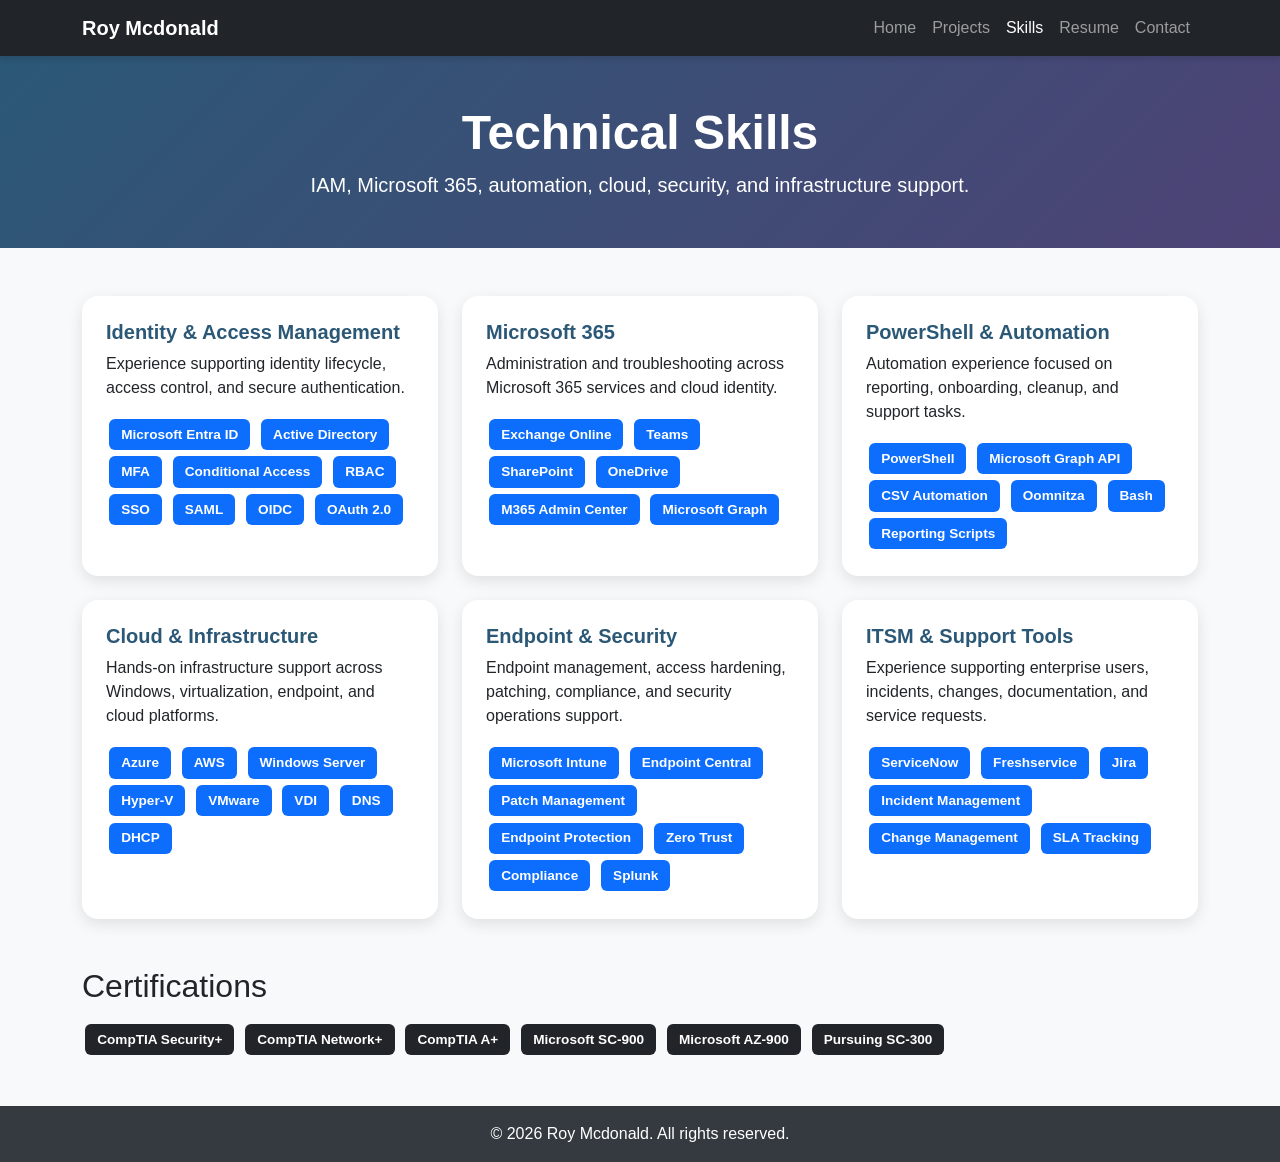
<file: skills.html>
<!DOCTYPE html>
<html lang="en">
<head>
  <meta charset="UTF-8" />
  <meta name="viewport" content="width=device-width, initial-scale=1.0" />

  <title>Skills – Roy Mcdonald</title>

  <link
    href="https://cdn.jsdelivr.net/npm/bootstrap@5.3.0/dist/css/bootstrap.min.css"
    rel="stylesheet"
  />

  <style>
    body {
      background-color: #f8f9fa;
      font-family: "Segoe UI", Tahoma, Geneva, Verdana, sans-serif;
    }

    .navbar {
      box-shadow: 0 4px 6px rgba(0, 0, 0, 0.1);
    }

    .skills-header {
      background: linear-gradient(135deg, #2b5876, #4e4376);
      color: white;
      padding: 3rem 0;
      text-align: center;
    }

    .card {
      border: none;
      border-radius: 1rem;
      box-shadow: 0 5px 15px rgba(0, 0, 0, 0.1);
      height: 100%;
    }

    .card-title {
      color: #2b5876;
      font-weight: 600;
    }

    .badge {
      margin: 0.2rem;
      padding: 0.55rem 0.75rem;
      font-size: 0.85rem;
    }

    footer {
      background-color: #343a40;
    }
  </style>
</head>

<body>
  <nav class="navbar navbar-expand-lg navbar-dark bg-dark">
    <div class="container">
      <a class="navbar-brand fw-bold" href="index.html">Roy Mcdonald</a>

      <button class="navbar-toggler" type="button" data-bs-toggle="collapse" data-bs-target="#navbarNav">
        <span class="navbar-toggler-icon"></span>
      </button>

      <div class="collapse navbar-collapse" id="navbarNav">
        <ul class="navbar-nav ms-auto">
          <li class="nav-item"><a class="nav-link" href="index.html">Home</a></li>
          <li class="nav-item"><a class="nav-link" href="projects.html">Projects</a></li>
          <li class="nav-item"><a class="nav-link active" href="skills.html">Skills</a></li>
          <li class="nav-item"><a class="nav-link" href="resume.html">Resume</a></li>
          <li class="nav-item"><a class="nav-link" href="contact.html">Contact</a></li>
        </ul>
      </div>
    </div>
  </nav>

  <header class="skills-header">
    <div class="container">
      <h1 class="display-5 fw-bold">Technical Skills</h1>
      <p class="lead mb-0">
        IAM, Microsoft 365, automation, cloud, security, and infrastructure support.
      </p>
    </div>
  </header>

  <main class="container my-5">
    <div class="row g-4">

      <div class="col-md-6 col-lg-4">
        <div class="card p-4">
          <h5 class="card-title">Identity & Access Management</h5>
          <p>Experience supporting identity lifecycle, access control, and secure authentication.</p>
          <div>
            <span class="badge bg-primary">Microsoft Entra ID</span>
            <span class="badge bg-primary">Active Directory</span>
            <span class="badge bg-primary">MFA</span>
            <span class="badge bg-primary">Conditional Access</span>
            <span class="badge bg-primary">RBAC</span>
            <span class="badge bg-primary">SSO</span>
            <span class="badge bg-primary">SAML</span>
            <span class="badge bg-primary">OIDC</span>
            <span class="badge bg-primary">OAuth 2.0</span>
          </div>
        </div>
      </div>

      <div class="col-md-6 col-lg-4">
        <div class="card p-4">
          <h5 class="card-title">Microsoft 365</h5>
          <p>Administration and troubleshooting across Microsoft 365 services and cloud identity.</p>
          <div>
            <span class="badge bg-primary">Exchange Online</span>
            <span class="badge bg-primary">Teams</span>
            <span class="badge bg-primary">SharePoint</span>
            <span class="badge bg-primary">OneDrive</span>
            <span class="badge bg-primary">M365 Admin Center</span>
            <span class="badge bg-primary">Microsoft Graph</span>
          </div>
        </div>
      </div>

      <div class="col-md-6 col-lg-4">
        <div class="card p-4">
          <h5 class="card-title">PowerShell & Automation</h5>
          <p>Automation experience focused on reporting, onboarding, cleanup, and support tasks.</p>
          <div>
            <span class="badge bg-primary">PowerShell</span>
            <span class="badge bg-primary">Microsoft Graph API</span>
            <span class="badge bg-primary">CSV Automation</span>
            <span class="badge bg-primary">Oomnitza</span>
            <span class="badge bg-primary">Bash</span>
            <span class="badge bg-primary">Reporting Scripts</span>
          </div>
        </div>
      </div>

      <div class="col-md-6 col-lg-4">
        <div class="card p-4">
          <h5 class="card-title">Cloud & Infrastructure</h5>
          <p>Hands-on infrastructure support across Windows, virtualization, endpoint, and cloud platforms.</p>
          <div>
            <span class="badge bg-primary">Azure</span>
            <span class="badge bg-primary">AWS</span>
            <span class="badge bg-primary">Windows Server</span>
            <span class="badge bg-primary">Hyper-V</span>
            <span class="badge bg-primary">VMware</span>
            <span class="badge bg-primary">VDI</span>
            <span class="badge bg-primary">DNS</span>
            <span class="badge bg-primary">DHCP</span>
          </div>
        </div>
      </div>

      <div class="col-md-6 col-lg-4">
        <div class="card p-4">
          <h5 class="card-title">Endpoint & Security</h5>
          <p>Endpoint management, access hardening, patching, compliance, and security operations support.</p>
          <div>
            <span class="badge bg-primary">Microsoft Intune</span>
            <span class="badge bg-primary">Endpoint Central</span>
            <span class="badge bg-primary">Patch Management</span>
            <span class="badge bg-primary">Endpoint Protection</span>
            <span class="badge bg-primary">Zero Trust</span>
            <span class="badge bg-primary">Compliance</span>
            <span class="badge bg-primary">Splunk</span>
          </div>
        </div>
      </div>

      <div class="col-md-6 col-lg-4">
        <div class="card p-4">
          <h5 class="card-title">ITSM & Support Tools</h5>
          <p>Experience supporting enterprise users, incidents, changes, documentation, and service requests.</p>
          <div>
            <span class="badge bg-primary">ServiceNow</span>
            <span class="badge bg-primary">Freshservice</span>
            <span class="badge bg-primary">Jira</span>
            <span class="badge bg-primary">Incident Management</span>
            <span class="badge bg-primary">Change Management</span>
            <span class="badge bg-primary">SLA Tracking</span>
          </div>
        </div>
      </div>

    </div>

    <section class="mt-5">
      <h2 class="mb-3">Certifications</h2>
      <div>
        <span class="badge bg-dark">CompTIA Security+</span>
        <span class="badge bg-dark">CompTIA Network+</span>
        <span class="badge bg-dark">CompTIA A+</span>
        <span class="badge bg-dark">Microsoft SC-900</span>
        <span class="badge bg-dark">Microsoft AZ-900</span>
        <span class="badge bg-dark">Pursuing SC-300</span>
      </div>
    </section>
  </main>

  <footer class="text-white text-center py-3">
    <p class="mb-0">&copy; 2026 Roy Mcdonald. All rights reserved.</p>
  </footer>

  <script src="https://cdn.jsdelivr.net/npm/bootstrap@5.3.0/dist/js/bootstrap.bundle.min.js"></script>
</body>
</html>
</file>
<file: styles.css>
:root {
  --bg: #eef6ff;
  --surface: #ffffff;
  --ink: #0f172a;
  --muted: #526071;
  --line: #cbd5e1;
  --accent: #0ea5e9;
  --navy: #0f172a;
  --blue: #2563eb;
  --shadow: 0 24px 60px rgba(15, 23, 42, 0.14);
}

* {
  box-sizing: border-box;
}

html {
  scroll-behavior: smooth;
}

body {
  margin: 0;
  color: var(--ink);
  background:
    linear-gradient(180deg, rgba(219, 234, 254, 0.85), rgba(238, 246, 255, 0.95) 360px),
    var(--bg);
  font-family: Arial, Helvetica, sans-serif;
  line-height: 1.55;
}

a {
  color: inherit;
}

.site-header {
  position: sticky;
  top: 0;
  z-index: 20;
  display: flex;
  align-items: center;
  justify-content: space-between;
  gap: 24px;
  min-height: 72px;
  padding: 0 clamp(18px, 5vw, 64px);
  background: rgba(238, 246, 255, 0.9);
  border-bottom: 1px solid rgba(148, 163, 184, 0.35);
  backdrop-filter: blur(14px);
}

.brand {
  font-size: 1rem;
  font-weight: 800;
  text-decoration: none;
}

.nav {
  display: flex;
  align-items: center;
  gap: clamp(12px, 3vw, 30px);
  color: var(--muted);
  font-size: 0.94rem;
  font-weight: 700;
}

.nav a {
  text-decoration: none;
}

.nav a:hover {
  color: var(--accent);
}

.hero {
  display: grid;
  grid-template-columns: minmax(0, 1.2fr) minmax(280px, 0.8fr);
  align-items: center;
  gap: clamp(32px, 7vw, 88px);
  min-height: calc(100vh - 72px);
  padding: clamp(36px, 6vw, 80px) clamp(18px, 6vw, 84px);
}

.hero-copy {
  max-width: 720px;
}

.eyebrow,
.section-kicker,
.project-type,
.project-state {
  margin: 0;
  color: var(--accent);
  font-size: 0.76rem;
  font-weight: 800;
  letter-spacing: 0;
  text-transform: uppercase;
}

h1,
h2,
h3,
p {
  overflow-wrap: anywhere;
}

h1 {
  margin: 8px 0 14px;
  font-size: 6.2rem;
  line-height: 0.94;
  letter-spacing: 0;
}

h2 {
  margin: 0;
  font-size: 3.35rem;
  line-height: 1.05;
  letter-spacing: 0;
}

h3 {
  margin: 0;
  font-size: 1.22rem;
  line-height: 1.2;
  letter-spacing: 0;
}

.lead {
  max-width: 640px;
  margin: 0;
  color: #26364c;
  font-size: 1.36rem;
}

.hero-actions,
.contact-actions {
  display: flex;
  flex-wrap: wrap;
  gap: 12px;
  margin-top: 28px;
}

.button {
  display: inline-flex;
  align-items: center;
  justify-content: center;
  min-height: 46px;
  padding: 0 20px;
  border: 1px solid var(--accent);
  border-radius: 6px;
  font-weight: 800;
  text-decoration: none;
}

.button.primary {
  color: #fff;
  background: var(--accent);
}

.button.primary:hover {
  background: var(--navy);
}

.button.secondary {
  color: var(--navy);
  background: transparent;
}

.button.secondary:hover {
  background: #dbeafe;
}

.hero-media {
  position: relative;
  max-width: 420px;
  justify-self: center;
}

.hero-media img {
  display: block;
  width: min(100%, 420px);
  aspect-ratio: 1;
  object-fit: cover;
  border: 12px solid #fff;
  border-radius: 50%;
  box-shadow: var(--shadow);
}

.status-strip {
  position: absolute;
  right: -24px;
  bottom: 26px;
  display: grid;
  gap: 8px;
  padding: 14px;
  color: #fff;
  background: var(--navy);
  border-radius: 999px;
  box-shadow: 0 16px 34px rgba(15, 23, 42, 0.22);
}

.status-strip span {
  font-size: 0.82rem;
  font-weight: 800;
  white-space: nowrap;
}

.intro,
.section {
  padding: clamp(46px, 8vw, 96px) clamp(18px, 6vw, 84px);
}

.intro {
  display: grid;
  grid-template-columns: minmax(0, 0.9fr) minmax(0, 1.1fr);
  gap: clamp(26px, 5vw, 72px);
  color: #fff;
  background: var(--navy);
}

.intro .section-kicker {
  color: #7dd3fc;
}

.intro p:last-child {
  max-width: 720px;
  margin: 0;
  color: #dbeafe;
  font-size: 1.14rem;
}

.section-heading {
  display: flex;
  align-items: end;
  justify-content: space-between;
  gap: 24px;
  margin-bottom: 26px;
}

.project-grid {
  display: grid;
  grid-template-columns: repeat(2, minmax(0, 1fr));
  gap: 18px;
}

.project-card {
  display: flex;
  flex-direction: column;
  min-height: 430px;
  padding: 24px;
  background: var(--surface);
  border: 1px solid var(--line);
  border-radius: 8px;
  box-shadow: 0 12px 34px rgba(31, 42, 35, 0.08);
}

.featured-project {
  grid-column: 1 / -1;
}

.project-topline {
  display: flex;
  align-items: center;
  justify-content: space-between;
  gap: 12px;
  margin-bottom: 22px;
}

.project-state {
  color: var(--blue);
}

.project-card p {
  color: var(--muted);
}

.project-points {
  display: grid;
  gap: 10px;
  margin: 10px 0 18px;
  padding-left: 18px;
  color: #314257;
}

.project-metrics {
  display: grid;
  grid-template-columns: 1fr 1fr;
  gap: 1px;
  margin: 0 0 18px;
  background: var(--line);
  border: 1px solid var(--line);
}

.project-metrics div {
  padding: 12px;
  background: #f8fbff;
}

.project-metrics dt {
  color: var(--muted);
  font-size: 0.72rem;
  font-weight: 800;
  text-transform: uppercase;
}

.project-metrics dd {
  margin: 4px 0 0;
  color: var(--navy);
  font-size: 0.86rem;
  font-weight: 800;
}

.project-tags {
  display: flex;
  flex-wrap: wrap;
  gap: 8px;
  margin: auto 0 20px;
}

.project-tags span {
  padding: 6px 9px;
  color: var(--navy);
  background: #eef6ff;
  border: 1px solid var(--line);
  border-radius: 999px;
  font-size: 0.78rem;
  font-weight: 800;
}

.text-link {
  color: var(--accent);
  font-weight: 800;
  text-decoration-color: rgba(14, 165, 233, 0.42);
  text-underline-offset: 4px;
}

.split-section {
  background: #ffffff;
}

.about-section {
  background: #fff;
}

.about-grid {
  display: grid;
  grid-template-columns: repeat(2, minmax(0, 1fr));
  gap: 18px;
}

.about-grid p {
  margin: 0;
  padding: 24px;
  color: var(--muted);
  background: #f8fbff;
  border: 1px solid var(--line);
  border-radius: 8px;
  font-size: 1.06rem;
}

.skill-columns {
  display: grid;
  grid-template-columns: repeat(4, minmax(0, 1fr));
  gap: 1px;
  background: var(--line);
  border: 1px solid var(--line);
}

.skill-columns > div {
  min-height: 220px;
  padding: 24px;
  background: #fff;
}

.skill-columns p {
  color: var(--muted);
}

.resume-section {
  background: #eef6ff;
}

.resume-section .section-heading {
  align-items: center;
}

.resume-downloads {
  display: flex;
  align-items: center;
  flex-wrap: wrap;
  gap: 14px;
}

.resume-grid {
  display: grid;
  grid-template-columns: 1.15fr repeat(3, minmax(0, 1fr));
  gap: 16px;
}

.resume-panel {
  min-height: 260px;
  padding: 24px;
  background: #fff;
  border: 1px solid var(--line);
  border-radius: 8px;
  box-shadow: 0 12px 34px rgba(15, 23, 42, 0.07);
}

.resume-summary {
  color: #fff;
  background: var(--navy);
  border-color: var(--navy);
}

.resume-panel p {
  color: var(--muted);
}

.resume-summary p {
  color: #dbeafe;
}

.resume-list {
  display: grid;
  gap: 10px;
  margin: 18px 0 0;
  padding-left: 18px;
  color: #314257;
}

.proof-band {
  display: grid;
  grid-template-columns: minmax(0, 1fr) minmax(280px, 0.8fr);
  gap: clamp(28px, 6vw, 80px);
  align-items: start;
  background: #dbeafe;
}

.proof-band .section-kicker {
  color: var(--blue);
}

.proof-list {
  display: grid;
  gap: 14px;
}

.proof-list p {
  margin: 0;
  padding: 18px 0;
  border-bottom: 1px solid rgba(37, 99, 235, 0.24);
  color: #1e3a5f;
  font-weight: 700;
}

.project-hero {
  display: grid;
  grid-template-columns: minmax(0, 1.1fr) minmax(300px, 0.65fr);
  gap: clamp(28px, 6vw, 80px);
  align-items: center;
  min-height: calc(82vh - 72px);
  padding: clamp(46px, 8vw, 96px) clamp(18px, 6vw, 84px);
}

.project-library-hero {
  min-height: calc(70vh - 72px);
}

.project-summary-panel {
  padding: 26px;
  color: #fff;
  background: var(--navy);
  border-radius: 8px;
  box-shadow: var(--shadow);
}

.project-summary-panel dl {
  display: grid;
  gap: 1px;
  margin: 0;
  background: rgba(219, 234, 254, 0.22);
}

.project-summary-panel div {
  padding: 16px;
  background: var(--navy);
}

.project-summary-panel dt {
  color: #7dd3fc;
  font-size: 0.74rem;
  font-weight: 800;
  text-transform: uppercase;
}

.project-summary-panel dd {
  margin: 5px 0 0;
  color: #fff;
  font-weight: 800;
}

.case-section {
  background: #fff;
}

.light-section {
  background: #eef6ff;
}

.case-grid,
.code-grid {
  display: grid;
  grid-template-columns: repeat(2, minmax(0, 1fr));
  gap: 18px;
}

.case-panel,
.code-panel,
.workflow-grid article,
.control-grid article {
  padding: 24px;
  background: #fff;
  border: 1px solid var(--line);
  border-radius: 8px;
  box-shadow: 0 12px 34px rgba(15, 23, 42, 0.07);
}

.case-panel h2 {
  margin-top: 6px;
  font-size: 2.25rem;
}

.case-panel p,
.workflow-grid p,
.control-grid p,
.evidence-section p {
  color: var(--muted);
}

.workflow-grid,
.control-grid {
  display: grid;
  grid-template-columns: repeat(3, minmax(0, 1fr));
  gap: 18px;
}

.architecture-flow {
  display: grid;
  grid-template-columns: repeat(5, minmax(0, 1fr));
  gap: 1px;
  background: var(--line);
  border: 1px solid var(--line);
}

.architecture-flow article {
  min-height: 240px;
  padding: 22px;
  background: #fff;
}

.architecture-flow h3 {
  color: var(--navy);
}

.architecture-flow p {
  color: var(--muted);
}

.diagram-flow {
  display: grid;
  grid-template-columns: repeat(5, minmax(0, 1fr));
  gap: 12px;
  align-items: stretch;
}

.diagram-flow div {
  position: relative;
  min-height: 130px;
  padding: 18px;
  background: #fff;
  border: 1px solid var(--line);
  border-radius: 8px;
  box-shadow: 0 12px 34px rgba(15, 23, 42, 0.07);
}

.diagram-flow div:not(:last-child)::after {
  position: absolute;
  top: 50%;
  right: -18px;
  z-index: 2;
  width: 24px;
  height: 2px;
  background: var(--accent);
  content: "";
}

.diagram-flow span {
  color: var(--accent);
  font-size: 0.74rem;
  font-weight: 900;
  text-transform: uppercase;
}

.diagram-flow strong {
  display: block;
  margin-top: 16px;
  color: var(--navy);
  font-size: 1.02rem;
}

.matrix-grid {
  display: grid;
  grid-template-columns: repeat(4, minmax(0, 1fr));
  gap: 1px;
  background: var(--line);
  border: 1px solid var(--line);
}

.matrix-grid article {
  min-height: 220px;
  padding: 22px;
  background: #fff;
}

.matrix-grid p {
  color: var(--muted);
}

.steps-list {
  display: grid;
  gap: 12px;
  margin: 0;
  padding: 0;
  counter-reset: lab-step;
  list-style: none;
}

.steps-list li {
  position: relative;
  min-height: 54px;
  padding: 16px 18px 16px 64px;
  background: #fff;
  border: 1px solid var(--line);
  border-radius: 8px;
  color: #26364c;
  font-weight: 700;
}

.steps-list li::before {
  position: absolute;
  top: 14px;
  left: 16px;
  display: inline-flex;
  align-items: center;
  justify-content: center;
  width: 30px;
  height: 30px;
  color: #fff;
  background: var(--navy);
  border-radius: 50%;
  counter-increment: lab-step;
  content: counter(lab-step);
  font-size: 0.82rem;
  font-weight: 900;
}

.control-grid {
  grid-template-columns: repeat(4, minmax(0, 1fr));
}

.workflow-grid span {
  display: inline-flex;
  align-items: center;
  justify-content: center;
  width: 42px;
  height: 42px;
  margin-bottom: 18px;
  color: #fff;
  background: var(--accent);
  border-radius: 50%;
  font-weight: 900;
}

pre {
  overflow-x: auto;
  margin: 16px 0 0;
  padding: 18px;
  color: #e5edf7;
  background: #020617;
  border-radius: 8px;
  font-size: 0.86rem;
  line-height: 1.5;
}

code {
  font-family: Consolas, "Courier New", monospace;
}

.evidence-section {
  display: grid;
  grid-template-columns: minmax(0, 0.72fr) minmax(320px, 1fr);
  gap: clamp(24px, 5vw, 64px);
  align-items: start;
  background: var(--navy);
}

.evidence-section h2,
.evidence-section p {
  color: #fff;
}

.evidence-section .section-kicker {
  color: #7dd3fc;
}

.evidence-section pre {
  margin: 0;
  border: 1px solid rgba(219, 234, 254, 0.24);
}

.contact {
  display: flex;
  align-items: center;
  justify-content: space-between;
  gap: 30px;
  background: #eef6ff;
}

.contact p:last-child {
  max-width: 620px;
  color: var(--muted);
}

.footer {
  padding: 24px clamp(18px, 6vw, 84px);
  color: #fff;
  background: #020617;
}

.footer p {
  margin: 0;
  font-size: 0.9rem;
}

@media (max-width: 940px) {
  h1 {
    font-size: 4.6rem;
  }

  h2 {
    font-size: 2.7rem;
  }

  .hero,
  .project-hero,
  .intro,
  .proof-band,
  .evidence-section {
    grid-template-columns: 1fr;
  }

  .hero {
    min-height: auto;
  }

  .hero-media {
    justify-self: start;
  }

  .project-grid,
  .case-grid,
  .code-grid,
  .about-grid,
  .workflow-grid,
  .control-grid,
  .architecture-flow,
  .diagram-flow,
  .matrix-grid,
  .resume-grid,
  .skill-columns {
    grid-template-columns: 1fr 1fr;
  }
}

@media (max-width: 680px) {
  h1 {
    font-size: 3.4rem;
  }

  h2 {
    font-size: 2.1rem;
  }

  .lead {
    font-size: 1.12rem;
  }

  .site-header {
    position: static;
    align-items: flex-start;
    flex-direction: column;
    gap: 12px;
    padding-top: 18px;
    padding-bottom: 18px;
  }

  .nav {
    flex-wrap: wrap;
  }

  .hero {
    padding-top: 36px;
  }

  .hero-actions,
  .contact-actions {
    width: 100%;
  }

  .button {
    flex: 1 1 180px;
  }

  .status-strip {
    position: static;
    display: flex;
    flex-wrap: wrap;
    margin-top: 12px;
  }

  .section-heading,
  .contact {
    align-items: flex-start;
    flex-direction: column;
  }

  .project-grid,
  .case-grid,
  .code-grid,
  .about-grid,
  .workflow-grid,
  .control-grid,
  .architecture-flow,
  .diagram-flow,
  .matrix-grid,
  .resume-grid,
  .skill-columns {
    grid-template-columns: 1fr;
  }

  .project-card,
  .featured-project,
  .resume-panel,
  .skill-columns > div {
    min-height: auto;
  }

  .diagram-flow div::after {
    display: none;
  }
}
</file>
